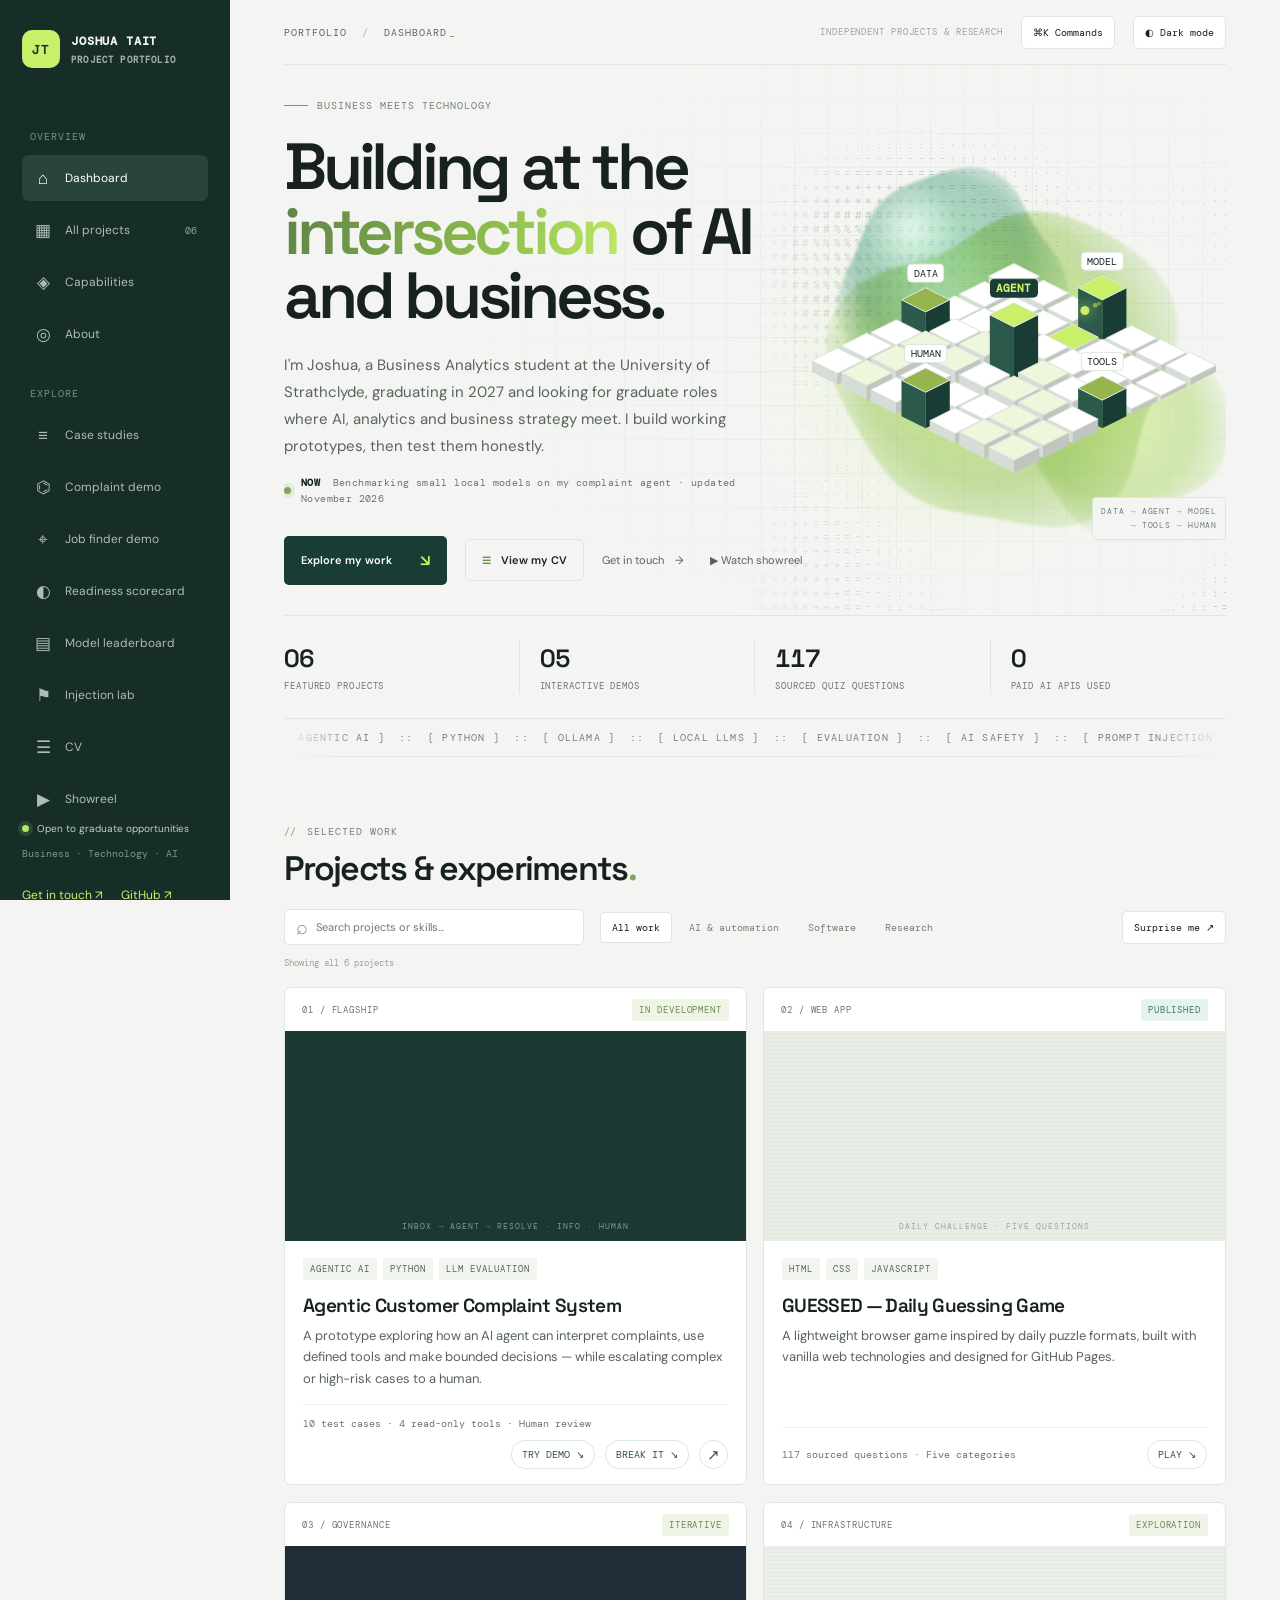
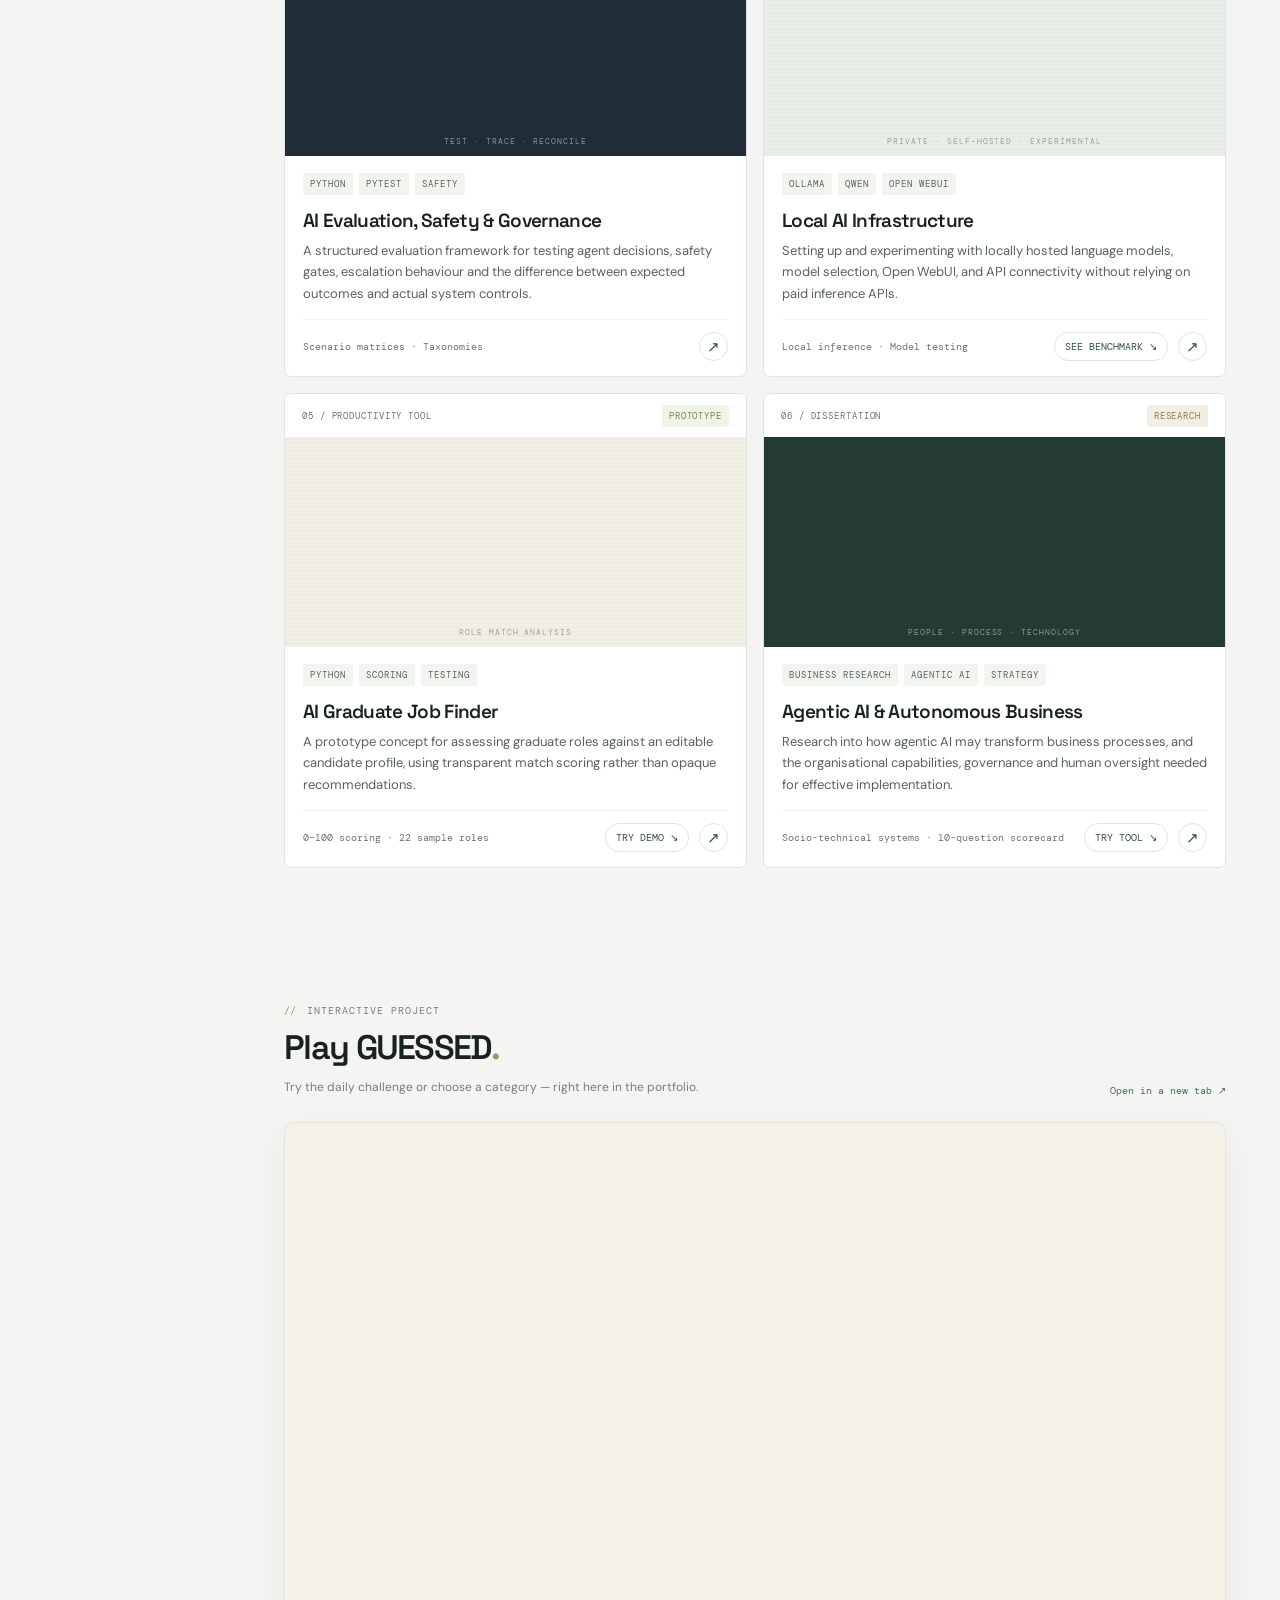
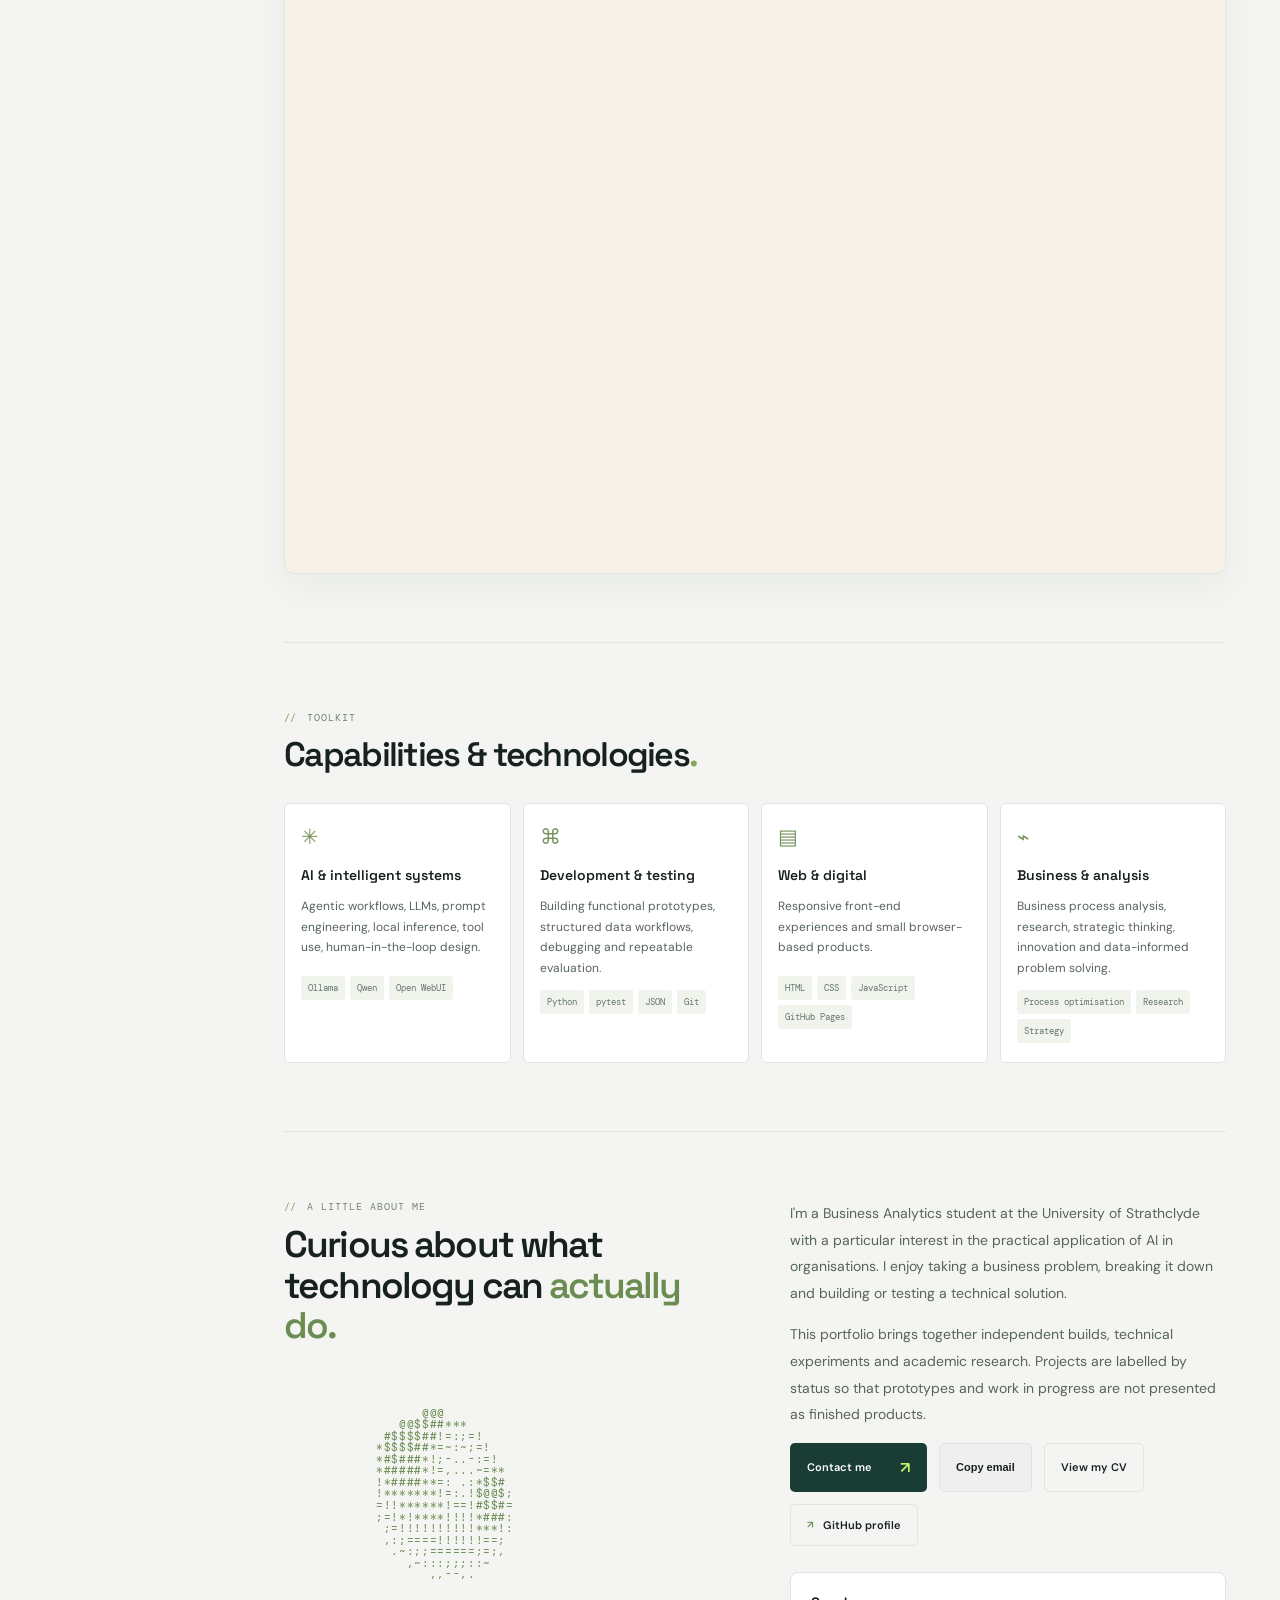
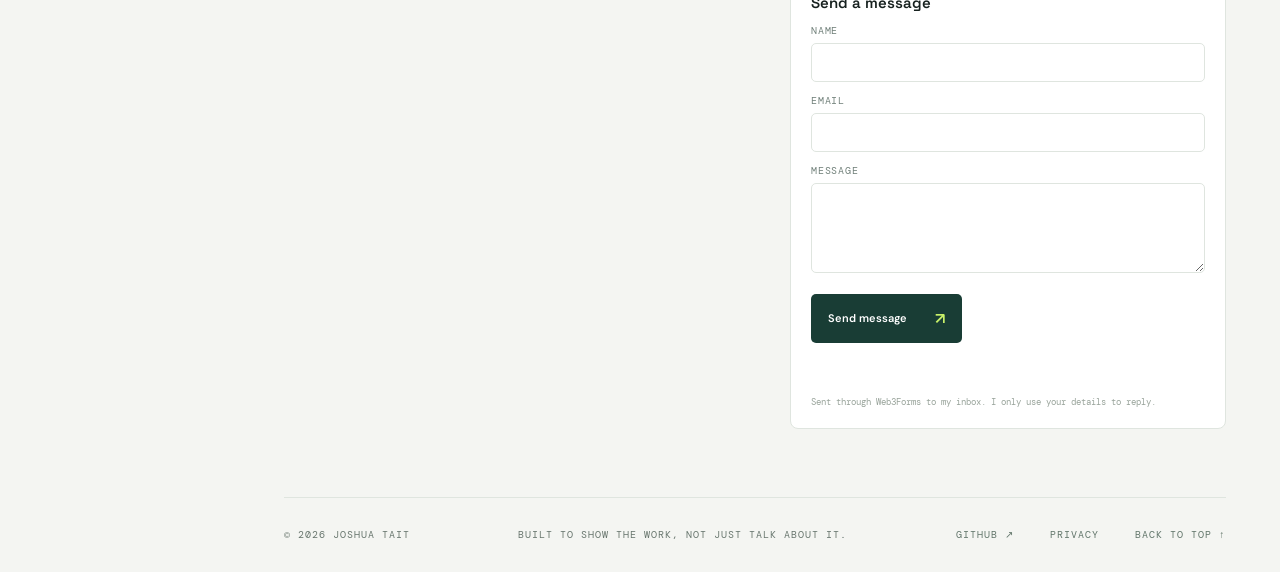
<file: index.html>
<!doctype html>
<html lang="en">
<head>
  <meta charset="utf-8">
  <meta name="viewport" content="width=device-width, initial-scale=1">
  <meta name="description" content="Portfolio of Joshua Tait: AI agents, local language model experiments, interactive demos and business research, with working code and honest write-ups.">
  <meta name="google-site-verification" content="0NT-qSg6YADYWkS_Tp52TXGWfrB44KUtGt_mIASfzk4">
  <meta name="theme-color" content="#f4f5f2" media="(prefers-color-scheme: light)">
  <meta name="theme-color" content="#111a17" media="(prefers-color-scheme: dark)">
  <link rel="manifest" href="manifest.webmanifest">
  <link rel="canonical" href="https://joshuat09.github.io/portfolio/">
  <link rel="icon" href="favicon.svg" type="image/svg+xml">
  <link rel="icon" href="favicon-64.png" type="image/png" sizes="64x64">
  <link rel="apple-touch-icon" href="apple-touch-icon.png">
  <meta property="og:type" content="website">
  <meta property="og:site_name" content="Joshua Tait — Portfolio">
  <meta property="og:title" content="Joshua Tait — AI &amp; Business Portfolio">
  <meta property="og:description" content="Portfolio of Joshua Tait: AI agents, local language model experiments, interactive demos and business research, with working code and honest write-ups.">
  <meta property="og:url" content="https://joshuat09.github.io/portfolio/">
  <meta property="og:image" content="https://joshuat09.github.io/portfolio/og/home.png">
  <meta property="og:image:width" content="1200">
  <meta property="og:image:height" content="630">
  <meta property="og:image:alt" content="Joshua Tait: building at the intersection of AI and business">
  <meta name="twitter:card" content="summary_large_image">
  <meta name="twitter:title" content="Joshua Tait — AI &amp; Business Portfolio">
  <meta name="twitter:description" content="Portfolio of Joshua Tait: AI agents, local language model experiments, interactive demos and business research, with working code and honest write-ups.">
  <meta name="twitter:image" content="https://joshuat09.github.io/portfolio/og/home.png">
  <script type="application/ld+json">
  {"@context":"https://schema.org","@graph":[
    {"@type":"WebSite","@id":"https://joshuat09.github.io/portfolio/#site","url":"https://joshuat09.github.io/portfolio/","name":"Joshua Tait — Portfolio","inLanguage":"en-GB","author":{"@id":"https://joshuat09.github.io/portfolio/#person"}},
    {"@type":"Person","@id":"https://joshuat09.github.io/portfolio/#person","name":"Joshua Tait","url":"https://joshuat09.github.io/portfolio/","email":"mailto:joshuatait09@gmail.com","sameAs":["https://github.com/joshuat09"],"knowsAbout":["Artificial intelligence","AI agents","Local language models","Business strategy","Web development"]}
  ]}
  </script>
  <title>Joshua Tait — AI & Business Portfolio</title>
  <link rel="preconnect" href="https://fonts.googleapis.com">
  <link rel="preconnect" href="https://fonts.gstatic.com" crossorigin>
  <link href="https://fonts.googleapis.com/css2?family=DM+Mono:wght@400;500&family=DM+Sans:wght@400;500;600;700&family=Space+Grotesk:wght@500;600;700&display=swap" rel="stylesheet">
  <link rel="stylesheet" href="style.css">
  <link rel="stylesheet" href="fx.css">
</head>
<body>
  <script src="transition.js"></script>
  <a class="skip-link" href="#main-content">Skip to main content</a>
  <noscript><p style="margin:0;padding:12px 18px;background:#fff4d6;color:#4a3b10;font:13px sans-serif">This page needs JavaScript for its interactive parts. The written content is still readable.</p></noscript>
  <div class="shell">
    <aside class="sidebar" id="site-nav">
      <a class="brand" href="#home"><span class="brand-mark">JT</span><span>JOSHUA TAIT<small>PROJECT PORTFOLIO</small></span></a>
      <button class="menu-toggle" type="button" aria-expanded="false" aria-controls="site-nav"><i aria-hidden="true"></i><span>Menu</span></button>
      <div class="side-label">OVERVIEW</div>
      <nav>
        <a class="nav-link active" href="#home"><span>⌂</span> Dashboard</a>
        <a class="nav-link" href="#projects"><span>▦</span> All projects <b>06</b></a>
        <a class="nav-link" href="#capabilities"><span>◈</span> Capabilities</a>
        <a class="nav-link" href="#about"><span>◎</span> About</a>
      </nav>
      <div class="side-label side-label-2">EXPLORE</div>
      <nav>
        <a class="nav-link" href="case-studies.html"><span>≡</span> Case studies</a>
        <a class="nav-link" href="complaints.html"><span>⌬</span> Complaint demo</a>
        <a class="nav-link" href="jobfinder.html"><span>⌖</span> Job finder demo</a>
        <a class="nav-link" href="readiness.html"><span>◐</span> Readiness scorecard</a>
        <a class="nav-link" href="leaderboard.html"><span>▤</span> Model leaderboard</a>
        <a class="nav-link" href="injection.html"><span>⚑</span> Injection lab</a>
        <a class="nav-link" href="cv.html"><span>☰</span> CV</a>
        <a class="nav-link" href="showreel.html"><span>▶</span> Showreel</a>
      </nav>
      <div class="sidebar-bottom">
        <div class="availability"><i></i><span>Open to graduate opportunities</span></div>
        <p>Business · Technology · AI</p>
        <a class="text-link" href="mailto:joshuatait09@gmail.com">Get in touch ↗</a>
        <a class="text-link side-github" href="https://github.com/joshuat09" target="_blank" rel="noopener">GitHub ↗</a>
      </div>
    </aside>
    <main id="home"><span id="main-content" tabindex="-1"></span>
      <header class="topbar"><span class="crumb">PORTFOLIO <span>/</span> DASHBOARD</span><div class="topbar-actions"><span class="updated">INDEPENDENT PROJECTS & RESEARCH</span><button class="theme-toggle palette-trigger" type="button" data-open-palette aria-label="Open command palette (Ctrl+K)">⌘K <span>Commands</span></button><button class="theme-toggle" id="theme-toggle" type="button" aria-label="Switch to dark mode" aria-pressed="false">◐ <span>Dark mode</span></button></div></header>
      <section class="hero">
        <div class="hero-copy">
          <div class="eyebrow"><span class="eyebrow-line"></span> BUSINESS MEETS TECHNOLOGY</div>
          <h1>Building at the<br><em>intersection</em> of AI<br>and business.</h1>
          <p class="intro">I'm Joshua, a Business Analytics student at the University of Strathclyde, graduating in 2027 and looking for graduate roles where AI, analytics and business strategy meet. I build working prototypes, then test them honestly.</p>
          <p class="now-line"><i></i><span><b>NOW</b> Benchmarking small local models on my complaint agent · updated November 2026</span></p>
          <div class="hero-actions"><a class="primary-btn" href="#projects">Explore my work <span>↘</span></a><a class="ghost-btn" href="cv.html"><span>☰</span> View my CV</a><a class="secondary-link" href="#contact">Get in touch <span>→</span></a><a class="secondary-link" href="showreel.html"><span>▶</span> Watch showreel</a></div>
        </div>
        <div class="hero-graphic" aria-label="Abstract network illustration">
          <div class="orbit orbit-one"></div><div class="orbit orbit-two"></div>
          <div class="core"><span>AI</span><small>IN PRACTICE</small></div>
          <span class="node node-a">01<br><small>IDEAS</small></span><span class="node node-b">02<br><small>BUILD</small></span><span class="node node-c">03<br><small>TEST</small></span>
          <span class="graphic-caption">FROM CONCEPT<br>TO APPLICATION</span>
        </div>
      </section>
      <section class="metrics" aria-label="Portfolio overview">
        <div><strong>06</strong><span>FEATURED PROJECTS</span></div><div><strong>05</strong><span>INTERACTIVE DEMOS</span></div><div><strong>117</strong><span>SOURCED QUIZ QUESTIONS</span></div><div><strong>0</strong><span>PAID AI APIS USED</span></div>
      </section>
      <section class="section" id="projects">
        <div class="section-heading"><div><div class="eyebrow">SELECTED WORK</div><h2>Projects & experiments<span>.</span></h2></div><div class="project-tools"><label class="project-search"><span aria-hidden="true">⌕</span><input id="project-search" type="search" placeholder="Search projects or skills…" aria-label="Search projects by name, technology or topic"></label><div class="filters" role="group" aria-label="Filter projects"><button class="filter active" data-filter="all">All work</button><button class="filter" data-filter="ai">AI & automation</button><button class="filter" data-filter="software">Software</button><button class="filter" data-filter="research">Research</button></div><button class="surprise-btn" id="surprise-project" type="button">Surprise me ↗</button></div><p class="search-status" id="search-status" aria-live="polite">Showing all 6 projects</p></div>
        <div class="project-grid" id="project-grid">
          <article class="project-card featured" data-category="ai" tabindex="0" data-project="complaints">
            <div class="card-top"><span class="project-number">01 / FLAGSHIP</span><span class="status status-progress">IN DEVELOPMENT</span></div><div class="project-visual visual-agent"><div class="workflow"><span>COMPLAINT</span><b>→</b><span>AI AGENT</span><b>→</b><span>DECISION</span></div><div class="decision-row"><i>RESOLVE</i><i>MORE INFO</i><i>HUMAN REVIEW</i></div><div class="visual-foot">CONTROLLED AUTONOMY / HUMAN OVERSIGHT</div></div>
            <div class="card-content"><div class="tags"><span>AGENTIC AI</span><span>PYTHON</span><span>LLM EVALUATION</span></div><h3>Agentic Customer Complaint System</h3><p>A prototype exploring how an AI agent can interpret complaints, use defined tools and make bounded decisions — while escalating complex or high-risk cases to a human.</p><div class="card-bottom"><span>10 test cases · 4 read-only tools · Human review</span><span class="card-actions"><a class="card-demo-link" href="complaints.html">TRY DEMO ↘</a><a class="card-demo-link" href="injection.html">BREAK IT ↘</a><button class="view-btn" aria-label="View project details">↗</button></span></div></div>
          </article>
          <article class="project-card" data-category="software" tabindex="0" data-project="guessed">
            <div class="card-top"><span class="project-number">02 / WEB APP</span><span class="status status-live">PUBLISHED</span></div><div class="project-visual visual-game"><div class="game-title">GUESSED<span>_</span></div><div class="game-sub">A DAILY KNOWLEDGE GAME</div><div class="game-tiles"><i>?</i><i>?</i><i>?</i><i>?</i><i>?</i></div><div class="game-meta">DAILY CHALLENGE · #001</div></div>
            <div class="card-content"><div class="tags"><span>HTML</span><span>CSS</span><span>JAVASCRIPT</span></div><h3>GUESSED — Daily Guessing Game</h3><p>A lightweight browser game inspired by daily puzzle formats, built with vanilla web technologies and designed for GitHub Pages.</p><div class="card-bottom"><span>117 sourced questions · Five categories</span><span class="card-actions"><a class="card-demo-link" href="#play-guessed" aria-label="Play GUESSED on this page">PLAY ↘</a></span></div></div>
          </article>
          <article class="project-card" data-category="ai" tabindex="0" data-project="evaluation">
            <div class="card-top"><span class="project-number">03 / GOVERNANCE</span><span class="status status-progress">ITERATIVE</span></div><div class="project-visual visual-eval"><div class="eval-head">AGENT EVALUATION <span>● LIVE TEST SUITE</span></div><div class="eval-line"><span>Supported decisions</span><b>✓</b></div><div class="eval-line"><span>Blocked actions</span><b>✓</b></div><div class="eval-line"><span>Unresolved cases</span><b>↗</b></div><div class="eval-footer">TEST · TRACE · RECONCILE</div></div>
            <div class="card-content"><div class="tags"><span>PYTHON</span><span>PYTEST</span><span>SAFETY</span></div><h3>AI Evaluation, Safety & Governance</h3><p>A structured evaluation framework for testing agent decisions, safety gates, escalation behaviour and the difference between expected outcomes and actual system controls.</p><div class="card-bottom"><span>Scenario matrices · Taxonomies</span><button class="view-btn" aria-label="View project details">↗</button></div></div>
          </article>
          <article class="project-card" data-category="ai" tabindex="0" data-project="localai">
            <div class="card-top"><span class="project-number">04 / INFRASTRUCTURE</span><span class="status status-progress">EXPLORATION</span></div><div class="project-visual visual-local"><div class="local-ring"><span>LOCAL<br>LLM</span></div><div class="local-label label-one">OLLAMA</div><div class="local-label label-two">QWEN</div><div class="local-label label-three">OPEN WEBUI</div><div class="local-caption">PRIVATE · SELF-HOSTED · EXPERIMENTAL</div></div>
            <div class="card-content"><div class="tags"><span>OLLAMA</span><span>QWEN</span><span>OPEN WEBUI</span></div><h3>Local AI Infrastructure</h3><p>Setting up and experimenting with locally hosted language models, model selection, Open WebUI, and API connectivity without relying on paid inference APIs.</p><div class="card-bottom"><span>Local inference · Model testing</span><span class="card-actions"><a class="card-demo-link" href="leaderboard.html">SEE BENCHMARK ↘</a><button class="view-btn" aria-label="View project details">↗</button></span></div></div>
          </article>
          <article class="project-card" data-category="software" tabindex="0" data-project="jobfinder">
            <div class="card-top"><span class="project-number">05 / PRODUCTIVITY TOOL</span><span class="status status-progress">PROTOTYPE</span></div><div class="project-visual visual-jobs"><div class="job-score"><strong>84</strong><small>/ 100</small></div><div class="job-lines"><i></i><i></i><i></i></div><div class="job-caption">ROLE MATCH ANALYSIS</div><div class="job-pill">SKILLS + PREFERENCES</div></div>
            <div class="card-content"><div class="tags"><span>PYTHON</span><span>SCORING</span><span>TESTING</span></div><h3>AI Graduate Job Finder</h3><p>A prototype concept for assessing graduate roles against an editable candidate profile, using transparent match scoring rather than opaque recommendations.</p><div class="card-bottom"><span>0–100 scoring · 22 sample roles</span><span class="card-actions"><a class="card-demo-link" href="jobfinder.html">TRY DEMO ↘</a><button class="view-btn" aria-label="View project details">↗</button></span></div></div>
          </article>
          <article class="project-card" data-category="research" tabindex="0" data-project="research">
            <div class="card-top"><span class="project-number">06 / DISSERTATION</span><span class="status status-research">RESEARCH</span></div><div class="project-visual visual-research"><div class="research-quote">“</div><div class="research-title">THE FUTURE OF<br><em>AUTONOMOUS</em><br>BUSINESS PROCESSES</div><div class="research-rule"></div><div class="research-foot">AGENTIC AI / ORGANISATIONAL CAPABILITY</div></div>
            <div class="card-content"><div class="tags"><span>BUSINESS RESEARCH</span><span>AGENTIC AI</span><span>STRATEGY</span></div><h3>Agentic AI & Autonomous Business</h3><p>Research into how agentic AI may transform business processes, and the organisational capabilities, governance and human oversight needed for effective implementation.</p><div class="card-bottom"><span>Socio-technical systems · 10-question scorecard</span><span class="card-actions"><a class="card-demo-link" href="readiness.html">TRY TOOL ↘</a><button class="view-btn" aria-label="View project details">↗</button></span></div></div>
          </article>
        </div>
      </section>
      <section class="section guessed-play-section" id="play-guessed">
        <div class="section-heading"><div><div class="eyebrow">INTERACTIVE PROJECT</div><h2>Play GUESSED<span>.</span></h2><p class="section-intro">Try the daily challenge or choose a category — right here in the portfolio.</p></div><a class="standalone-game-link" href="https://joshuat09.github.io/guessed/" target="_blank" rel="noreferrer">Open in a new tab ↗</a></div>
        <div class="guessed-embed-shell"><iframe id="guessed-page-frame" title="Play the GUESSED daily guessing game" src="https://joshuat09.github.io/guessed/" loading="lazy" allow="clipboard-write" referrerpolicy="strict-origin-when-cross-origin"></iframe></div>
      </section>
      <section class="capabilities section" id="capabilities">
        <div class="eyebrow">TOOLKIT</div><h2>Capabilities & technologies<span>.</span></h2>
        <div class="capability-grid">
          <div class="capability"><span class="cap-icon">✳</span><h3>AI & intelligent systems</h3><p>Agentic workflows, LLMs, prompt engineering, local inference, tool use, human-in-the-loop design.</p><div class="chips"><i>Ollama</i><i>Qwen</i><i>Open WebUI</i></div></div>
          <div class="capability"><span class="cap-icon">⌘</span><h3>Development & testing</h3><p>Building functional prototypes, structured data workflows, debugging and repeatable evaluation.</p><div class="chips"><i>Python</i><i>pytest</i><i>JSON</i><i>Git</i></div></div>
          <div class="capability"><span class="cap-icon">▤</span><h3>Web & digital</h3><p>Responsive front-end experiences and small browser-based products.</p><div class="chips"><i>HTML</i><i>CSS</i><i>JavaScript</i><i>GitHub Pages</i></div></div>
          <div class="capability"><span class="cap-icon">⌁</span><h3>Business & analysis</h3><p>Business process analysis, research, strategic thinking, innovation and data-informed problem solving.</p><div class="chips"><i>Process optimisation</i><i>Research</i><i>Strategy</i></div></div>
        </div>
      </section>
      <section class="about section" id="about">
        <div><div class="eyebrow">A LITTLE ABOUT ME</div><h2>Curious about what<br>technology can <em>actually do.</em></h2></div>
        <div class="about-copy"><p>I'm a Business Analytics student at the University of Strathclyde with a particular interest in the practical application of AI in organisations. I enjoy taking a business problem, breaking it down and building or testing a technical solution.</p><p>This portfolio brings together independent builds, technical experiments and academic research. Projects are labelled by status so that prototypes and work in progress are not presented as finished products.</p><div class="about-actions"><a class="primary-btn" href="mailto:joshuatait09@gmail.com">Contact me <span>↗</span></a><button class="ghost-btn" type="button" id="copy-email" aria-live="polite">Copy email</button><a class="ghost-btn" href="cv.html">View my CV</a><a class="ghost-btn" href="https://github.com/joshuat09" target="_blank" rel="noopener"><span>↗</span> GitHub profile</a></div><form class="contact-form" id="contact-form" hidden>
          <h3 id="contact">Send a message</h3>
          <label>Name<input name="name" required maxlength="80" autocomplete="name"></label>
          <label>Email<input name="email" type="email" required maxlength="120" autocomplete="email"></label>
          <label>Message<textarea name="message" required maxlength="2000" rows="4"></textarea></label>
          <input type="checkbox" name="botcheck" class="hp-field" tabindex="-1" autocomplete="off" aria-hidden="true">
          <button type="submit" class="primary-btn">Send message <span>↗</span></button>
          <p class="form-status" role="status" aria-live="polite"></p>
          <p class="form-note">Sent through Web3Forms to my inbox. I only use your details to reply.</p>
        </form></div>
      </section>
      <footer><span>© 2026 JOSHUA TAIT</span><span>BUILT TO SHOW THE WORK, NOT JUST TALK ABOUT IT.</span><span class="footer-links"><a href="https://github.com/joshuat09" target="_blank" rel="noopener">GITHUB ↗</a><a href="privacy.html">PRIVACY</a><a href="#home">BACK TO TOP ↑</a></span></footer>
    </main>
  </div>
  <dialog id="project-dialog" class="project-dialog">
    <button class="dialog-close" aria-label="Close details">×</button><div class="eyebrow" id="dialog-kicker">PROJECT DETAILS</div><h2 id="dialog-title">Project details</h2><p id="dialog-description"></p><div class="dialog-section"><h3>What it demonstrates</h3><ul id="dialog-points"></ul></div><div class="dialog-section"><h3>Technology / focus</h3><div class="chips" id="dialog-tech"></div></div><div class="dialog-section dialog-diagram" id="dialog-diagram" hidden><h3>Infrastructure diagram</h3><iframe id="dialog-diagram-frame" title="Local AI infrastructure diagram"></iframe><a class="dialog-demo-link" id="dialog-diagram-link" target="_blank" rel="noopener" href="diagrams/local-ai-infrastructure.html">Open full size ↗</a></div><a class="dialog-demo-link" id="dialog-case-link" href="case-studies.html">Read the case study ↘</a><a class="dialog-demo-link" id="dialog-code-link" href="https://github.com/joshuat09" target="_blank" rel="noopener" hidden>View the code on GitHub ↗</a><a class="dialog-demo-link" id="dialog-demo-link" href="complaints.html" hidden>Try the interactive demo ↘</a><p class="dialog-note">Project status and descriptions are intentionally conservative; update this panel as the work develops.</p>
  </dialog>
  <script src="site-config.js"></script>
  <script src="script.js"></script>
  <script src="fx.js"></script>
  <script src="fx-scenes.js"></script>
  <script src="contact.js"></script>
  <script src="demo/complaint-data.js"></script>
  <script src="demo/jobfinder-data.js"></script>
  <script src="cursor.js"></script>
  <script src="sfx.js"></script>
  <script src="menu.js"></script>
  <script src="palette.js"></script>
  <script src="easter.js"></script>
</body>
</html>
</file>
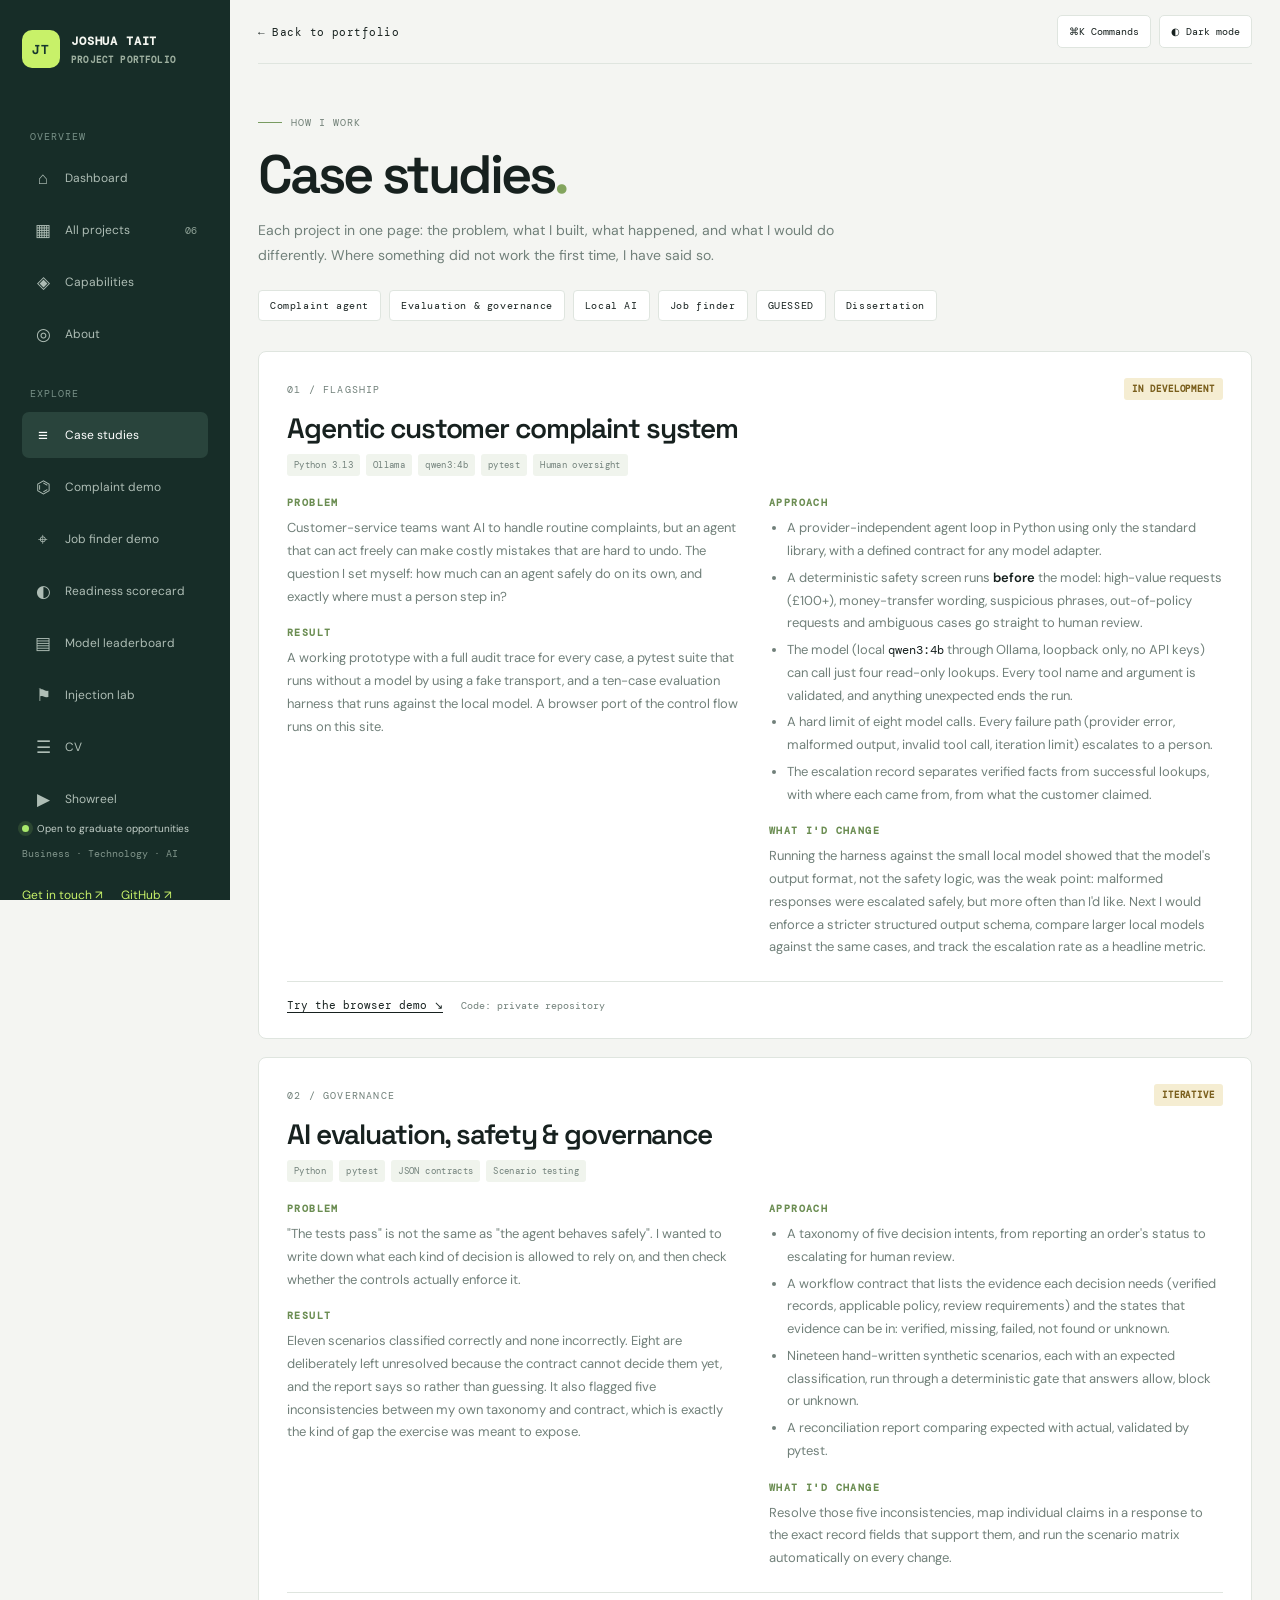
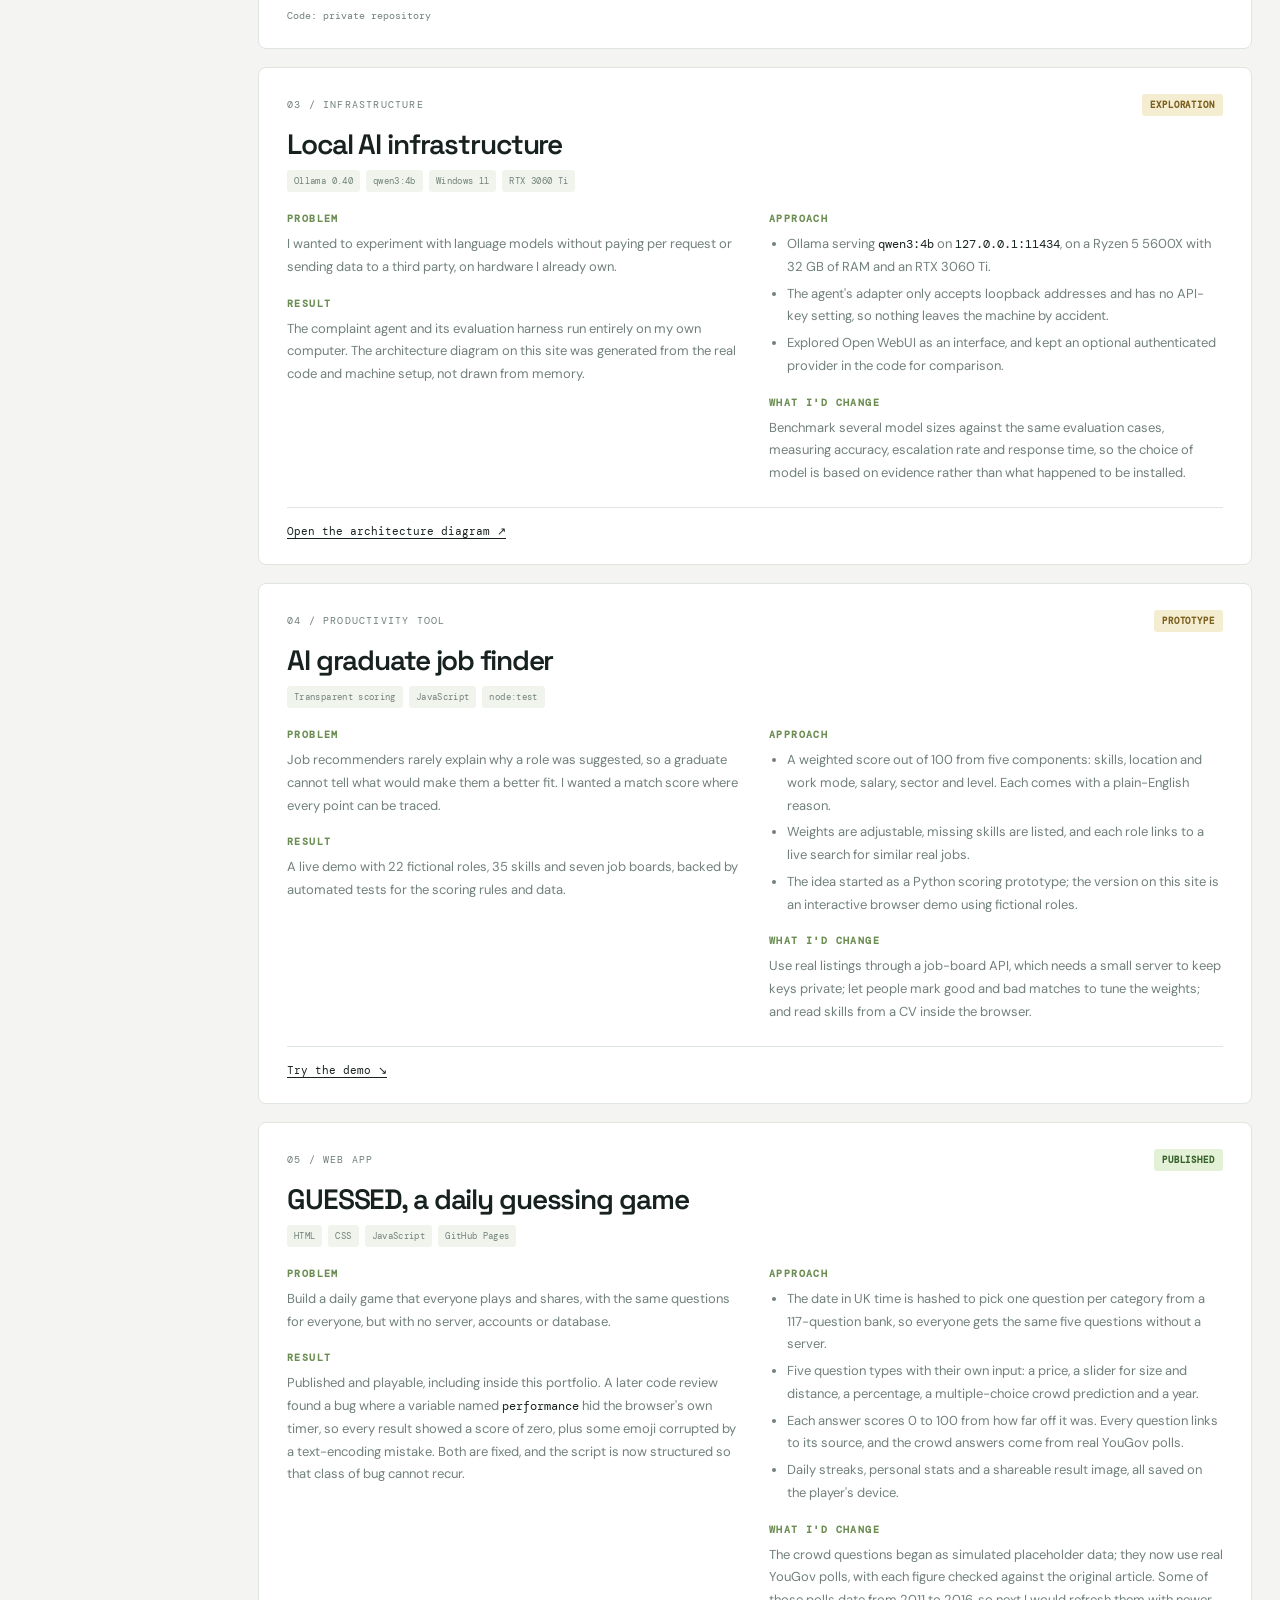
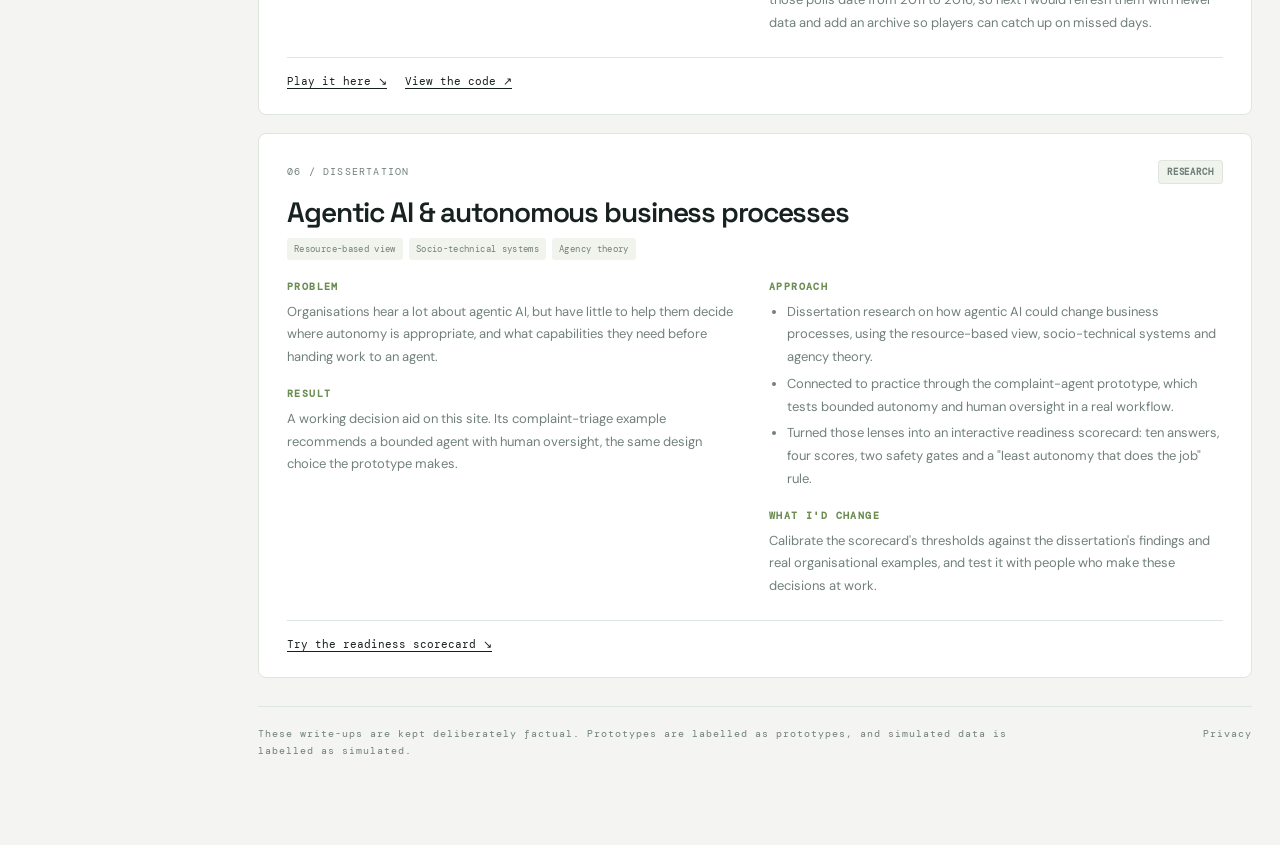
<file: case-studies.html>
<!doctype html>
<html lang="en">
<head>
  <meta charset="utf-8">
  <meta name="viewport" content="width=device-width, initial-scale=1">
  <meta name="description" content="Short case studies of Joshua Tait's projects: the problem, the approach, the result and what he would change next.">
  <meta name="theme-color" content="#f4f5f2" media="(prefers-color-scheme: light)">
  <meta name="theme-color" content="#111a17" media="(prefers-color-scheme: dark)">
  <link rel="manifest" href="manifest.webmanifest">
  <link rel="canonical" href="https://joshuat09.github.io/portfolio/case-studies.html">
  <link rel="icon" href="favicon.svg" type="image/svg+xml">
  <link rel="icon" href="favicon-64.png" type="image/png" sizes="64x64">
  <link rel="apple-touch-icon" href="apple-touch-icon.png">
  <meta property="og:type" content="website">
  <meta property="og:site_name" content="Joshua Tait — Portfolio">
  <meta property="og:title" content="Case Studies — Joshua Tait">
  <meta property="og:description" content="Short case studies of Joshua Tait's projects: the problem, the approach, the result and what he would change next.">
  <meta property="og:url" content="https://joshuat09.github.io/portfolio/case-studies.html">
  <meta property="og:image" content="https://joshuat09.github.io/portfolio/og/case-studies.png">
  <meta property="og:image:width" content="1200">
  <meta property="og:image:height" content="630">
  <meta property="og:image:alt" content="Joshua Tait project case studies">
  <meta name="twitter:card" content="summary_large_image">
  <meta name="twitter:title" content="Case Studies — Joshua Tait">
  <meta name="twitter:description" content="Short case studies of Joshua Tait's projects: the problem, the approach, the result and what he would change next.">
  <meta name="twitter:image" content="https://joshuat09.github.io/portfolio/og/case-studies.png">
  <title>Case Studies — Joshua Tait</title>
  <link rel="preconnect" href="https://fonts.googleapis.com">
  <link rel="preconnect" href="https://fonts.gstatic.com" crossorigin>
  <link href="https://fonts.googleapis.com/css2?family=DM+Mono:wght@400;500&family=DM+Sans:wght@400;500;600;700&family=Space+Grotesk:wght@500;600;700&display=swap" rel="stylesheet">
  <link rel="stylesheet" href="style.css">
  <link rel="stylesheet" href="demo/complaint-demo.css">
  <link rel="stylesheet" href="demo/case-studies.css">
  <script type="application/ld+json">{"@context": "https://schema.org", "@type": "CollectionPage", "name": "Case Studies — Joshua Tait", "url": "https://joshuat09.github.io/portfolio/case-studies.html", "description": "Short case studies of Joshua Tait's projects: the problem, the approach, the result and what he would change next.", "inLanguage": "en-GB", "author": {"@type": "Person", "@id": "https://joshuat09.github.io/portfolio/#person", "name": "Joshua Tait", "url": "https://joshuat09.github.io/portfolio/"}, "isPartOf": {"@id": "https://joshuat09.github.io/portfolio/#site"}}</script>
</head>
<body class="has-sidebar">
  <script src="transition.js"></script>
  <a class="skip-link" href="#main-content">Skip to main content</a>
  <noscript><p style="margin:0;padding:12px 18px;background:#fff4d6;color:#4a3b10;font:13px sans-serif">This page needs JavaScript for its interactive parts. The written content is still readable.</p></noscript>
  <script>try{if(localStorage.getItem("portfolio-theme")==="dark")document.body.classList.add("dark-mode")}catch(e){}</script>
  <div class="read-progress" id="read-progress" aria-hidden="true"></div>
  <aside class="sidebar site-sidebar" id="site-nav">
      <a class="brand" href="index.html"><span class="brand-mark">JT</span><span>JOSHUA TAIT<small>PROJECT PORTFOLIO</small></span></a>
      <button class="menu-toggle" type="button" aria-expanded="false" aria-controls="site-nav"><i aria-hidden="true"></i><span>Menu</span></button>
      <div class="side-label">OVERVIEW</div>
      <nav aria-label="Portfolio">
        <a class="nav-link" href="index.html"><span>⌂</span> Dashboard</a>
        <a class="nav-link" href="index.html#projects"><span>▦</span> All projects <b>06</b></a>
        <a class="nav-link" href="index.html#capabilities"><span>◈</span> Capabilities</a>
        <a class="nav-link" href="index.html#about"><span>◎</span> About</a>
      </nav>
      <div class="side-label side-label-2">EXPLORE</div>
      <nav aria-label="Pages">
        <a class="nav-link active" href="case-studies.html" aria-current="page"><span>≡</span> Case studies</a>
        <a class="nav-link" href="complaints.html"><span>⌬</span> Complaint demo</a>
        <a class="nav-link" href="jobfinder.html"><span>⌖</span> Job finder demo</a>
        <a class="nav-link" href="readiness.html"><span>◐</span> Readiness scorecard</a>
        <a class="nav-link" href="leaderboard.html"><span>▤</span> Model leaderboard</a>
        <a class="nav-link" href="injection.html"><span>⚑</span> Injection lab</a>
        <a class="nav-link" href="cv.html"><span>☰</span> CV</a>
        <a class="nav-link" href="showreel.html"><span>▶</span> Showreel</a>
      </nav>
      <div class="sidebar-bottom">
        <div class="availability"><i></i><span>Open to graduate opportunities</span></div>
        <p>Business · Technology · AI</p>
        <a class="text-link" href="mailto:joshuatait09@gmail.com">Get in touch ↗</a>
        <a class="text-link side-github" href="https://github.com/joshuat09" target="_blank" rel="noopener">GitHub ↗</a>
      </div>
    </aside>
  <div class="cp" role="main" id="main-content" tabindex="-1">
    <header class="cp-top">
      <a class="cp-back" href="index.html#projects">← Back to portfolio</a>
      <div class="cp-top-actions">
        <button class="theme-toggle palette-trigger" type="button" data-open-palette aria-label="Open command palette (Ctrl+K)">⌘K <span>Commands</span></button>
        <button class="theme-toggle" id="theme-toggle" type="button" aria-label="Switch to dark mode" aria-pressed="false">◐ <span>Dark mode</span></button>
      </div>
    </header>

    <section class="cp-hero">
      <div class="eyebrow"><span class="eyebrow-line"></span> HOW I WORK</div>
      <h1>Case studies<span>.</span></h1>
      <p class="cp-lead">Each project in one page: the problem, what I built, what happened, and what I would do differently. Where something did not work the first time, I have said so.</p>
      <nav class="cs-index" aria-label="Case studies">
        <a href="#complaints">Complaint agent</a><a href="#evaluation">Evaluation &amp; governance</a><a href="#localai">Local AI</a><a href="#jobfinder">Job finder</a><a href="#guessed">GUESSED</a><a href="#research">Dissertation</a>
      </nav>
    </section>

    <article class="cp-card cs" id="complaints">
      <div class="cs-head"><span class="cs-num">01 / FLAGSHIP</span><span class="cs-status">IN DEVELOPMENT</span></div>
      <h2>Agentic customer complaint system</h2>
      <div class="cs-tags"><span>Python 3.13</span><span>Ollama</span><span>qwen3:4b</span><span>pytest</span><span>Human oversight</span></div>
      <div class="cs-grid">
        <div class="cs-col"><section class="cs-problem"><h3>Problem</h3><p>Customer-service teams want AI to handle routine complaints, but an agent that can act freely can make costly mistakes that are hard to undo. The question I set myself: how much can an agent safely do on its own, and exactly where must a person step in?</p></section><section class="cs-result"><h3>Result</h3><p>A working prototype with a full audit trace for every case, a pytest suite that runs without a model by using a fake transport, and a ten-case evaluation harness that runs against the local model. A browser port of the control flow runs on this site.</p></section></div><div class="cs-col"><section class="cs-approach"><h3>Approach</h3><ul>
          <li>A provider-independent agent loop in Python using only the standard library, with a defined contract for any model adapter.</li>
          <li>A deterministic safety screen runs <em>before</em> the model: high-value requests (£100+), money-transfer wording, suspicious phrases, out-of-policy requests and ambiguous cases go straight to human review.</li>
          <li>The model (local <code>qwen3:4b</code> through Ollama, loopback only, no API keys) can call just four read-only lookups. Every tool name and argument is validated, and anything unexpected ends the run.</li>
          <li>A hard limit of eight model calls. Every failure path (provider error, malformed output, invalid tool call, iteration limit) escalates to a person.</li>
          <li>The escalation record separates verified facts from successful lookups, with where each came from, from what the customer claimed.</li>
        </ul></section><section class="cs-change"><h3>What I'd change</h3><p>Running the harness against the small local model showed that the model's output format, not the safety logic, was the weak point: malformed responses were escalated safely, but more often than I'd like. Next I would enforce a stricter structured output schema, compare larger local models against the same cases, and track the escalation rate as a headline metric.</p></section></div>
      </div>
      <div class="cs-links"><a href="complaints.html">Try the browser demo ↘</a><span class="cs-muted">Code: private repository</span></div>
    </article>

    <article class="cp-card cs" id="evaluation">
      <div class="cs-head"><span class="cs-num">02 / GOVERNANCE</span><span class="cs-status">ITERATIVE</span></div>
      <h2>AI evaluation, safety &amp; governance</h2>
      <div class="cs-tags"><span>Python</span><span>pytest</span><span>JSON contracts</span><span>Scenario testing</span></div>
      <div class="cs-grid">
        <div class="cs-col"><section class="cs-problem"><h3>Problem</h3><p>"The tests pass" is not the same as "the agent behaves safely". I wanted to write down what each kind of decision is allowed to rely on, and then check whether the controls actually enforce it.</p></section><section class="cs-result"><h3>Result</h3><p>Eleven scenarios classified correctly and none incorrectly. Eight are deliberately left unresolved because the contract cannot decide them yet, and the report says so rather than guessing. It also flagged five inconsistencies between my own taxonomy and contract, which is exactly the kind of gap the exercise was meant to expose.</p></section></div><div class="cs-col"><section class="cs-approach"><h3>Approach</h3><ul>
          <li>A taxonomy of five decision intents, from reporting an order's status to escalating for human review.</li>
          <li>A workflow contract that lists the evidence each decision needs (verified records, applicable policy, review requirements) and the states that evidence can be in: verified, missing, failed, not found or unknown.</li>
          <li>Nineteen hand-written synthetic scenarios, each with an expected classification, run through a deterministic gate that answers allow, block or unknown.</li>
          <li>A reconciliation report comparing expected with actual, validated by pytest.</li>
        </ul></section><section class="cs-change"><h3>What I'd change</h3><p>Resolve those five inconsistencies, map individual claims in a response to the exact record fields that support them, and run the scenario matrix automatically on every change.</p></section></div>
      </div>
      <div class="cs-links"><span class="cs-muted">Code: private repository</span></div>
    </article>

    <article class="cp-card cs" id="localai">
      <div class="cs-head"><span class="cs-num">03 / INFRASTRUCTURE</span><span class="cs-status">EXPLORATION</span></div>
      <h2>Local AI infrastructure</h2>
      <div class="cs-tags"><span>Ollama 0.40</span><span>qwen3:4b</span><span>Windows 11</span><span>RTX 3060 Ti</span></div>
      <div class="cs-grid">
        <div class="cs-col"><section class="cs-problem"><h3>Problem</h3><p>I wanted to experiment with language models without paying per request or sending data to a third party, on hardware I already own.</p></section><section class="cs-result"><h3>Result</h3><p>The complaint agent and its evaluation harness run entirely on my own computer. The architecture diagram on this site was generated from the real code and machine setup, not drawn from memory.</p></section></div><div class="cs-col"><section class="cs-approach"><h3>Approach</h3><ul>
          <li>Ollama serving <code>qwen3:4b</code> on <code>127.0.0.1:11434</code>, on a Ryzen 5 5600X with 32 GB of RAM and an RTX 3060 Ti.</li>
          <li>The agent's adapter only accepts loopback addresses and has no API-key setting, so nothing leaves the machine by accident.</li>
          <li>Explored Open WebUI as an interface, and kept an optional authenticated provider in the code for comparison.</li>
        </ul></section><section class="cs-change"><h3>What I'd change</h3><p>Benchmark several model sizes against the same evaluation cases, measuring accuracy, escalation rate and response time, so the choice of model is based on evidence rather than what happened to be installed.</p></section></div>
      </div>
      <div class="cs-links"><a href="diagrams/local-ai-infrastructure.html">Open the architecture diagram ↗</a></div>
    </article>

    <article class="cp-card cs" id="jobfinder">
      <div class="cs-head"><span class="cs-num">04 / PRODUCTIVITY TOOL</span><span class="cs-status">PROTOTYPE</span></div>
      <h2>AI graduate job finder</h2>
      <div class="cs-tags"><span>Transparent scoring</span><span>JavaScript</span><span>node:test</span></div>
      <div class="cs-grid">
        <div class="cs-col"><section class="cs-problem"><h3>Problem</h3><p>Job recommenders rarely explain why a role was suggested, so a graduate cannot tell what would make them a better fit. I wanted a match score where every point can be traced.</p></section><section class="cs-result"><h3>Result</h3><p>A live demo with 22 fictional roles, 35 skills and seven job boards, backed by automated tests for the scoring rules and data.</p></section></div><div class="cs-col"><section class="cs-approach"><h3>Approach</h3><ul>
          <li>A weighted score out of 100 from five components: skills, location and work mode, salary, sector and level. Each comes with a plain-English reason.</li>
          <li>Weights are adjustable, missing skills are listed, and each role links to a live search for similar real jobs.</li>
          <li>The idea started as a Python scoring prototype; the version on this site is an interactive browser demo using fictional roles.</li>
        </ul></section><section class="cs-change"><h3>What I'd change</h3><p>Use real listings through a job-board API, which needs a small server to keep keys private; let people mark good and bad matches to tune the weights; and read skills from a CV inside the browser.</p></section></div>
      </div>
      <div class="cs-links"><a href="jobfinder.html">Try the demo ↘</a></div>
    </article>

    <article class="cp-card cs" id="guessed">
      <div class="cs-head"><span class="cs-num">05 / WEB APP</span><span class="cs-status cs-live">PUBLISHED</span></div>
      <h2>GUESSED, a daily guessing game</h2>
      <div class="cs-tags"><span>HTML</span><span>CSS</span><span>JavaScript</span><span>GitHub Pages</span></div>
      <div class="cs-grid">
        <div class="cs-col"><section class="cs-problem"><h3>Problem</h3><p>Build a daily game that everyone plays and shares, with the same questions for everyone, but with no server, accounts or database.</p></section><section class="cs-result"><h3>Result</h3><p>Published and playable, including inside this portfolio. A later code review found a bug where a variable named <code>performance</code> hid the browser's own timer, so every result showed a score of zero, plus some emoji corrupted by a text-encoding mistake. Both are fixed, and the script is now structured so that class of bug cannot recur.</p></section></div><div class="cs-col"><section class="cs-approach"><h3>Approach</h3><ul>
          <li>The date in UK time is hashed to pick one question per category from a 117-question bank, so everyone gets the same five questions without a server.</li>
          <li>Five question types with their own input: a price, a slider for size and distance, a percentage, a multiple-choice crowd prediction and a year.</li>
          <li>Each answer scores 0 to 100 from how far off it was. Every question links to its source, and the crowd answers come from real YouGov polls.</li>
          <li>Daily streaks, personal stats and a shareable result image, all saved on the player's device.</li>
        </ul></section><section class="cs-change"><h3>What I'd change</h3><p>The crowd questions began as simulated placeholder data; they now use real YouGov polls, with each figure checked against the original article. Some of those polls date from 2011 to 2016, so next I would refresh them with newer data and add an archive so players can catch up on missed days.</p></section></div>
      </div>
      <div class="cs-links"><a href="index.html#play-guessed">Play it here ↘</a><a href="https://github.com/joshuat09/guessed" target="_blank" rel="noopener">View the code ↗</a></div>
    </article>

    <article class="cp-card cs" id="research">
      <div class="cs-head"><span class="cs-num">06 / DISSERTATION</span><span class="cs-status cs-research">RESEARCH</span></div>
      <h2>Agentic AI &amp; autonomous business processes</h2>
      <div class="cs-tags"><span>Resource-based view</span><span>Socio-technical systems</span><span>Agency theory</span></div>
      <div class="cs-grid">
        <div class="cs-col"><section class="cs-problem"><h3>Problem</h3><p>Organisations hear a lot about agentic AI, but have little to help them decide where autonomy is appropriate, and what capabilities they need before handing work to an agent.</p></section><section class="cs-result"><h3>Result</h3><p>A working decision aid on this site. Its complaint-triage example recommends a bounded agent with human oversight, the same design choice the prototype makes.</p></section></div><div class="cs-col"><section class="cs-approach"><h3>Approach</h3><ul>
          <li>Dissertation research on how agentic AI could change business processes, using the resource-based view, socio-technical systems and agency theory.</li>
          <li>Connected to practice through the complaint-agent prototype, which tests bounded autonomy and human oversight in a real workflow.</li>
          <li>Turned those lenses into an interactive readiness scorecard: ten answers, four scores, two safety gates and a "least autonomy that does the job" rule.</li>
        </ul></section><section class="cs-change"><h3>What I'd change</h3><p>Calibrate the scorecard's thresholds against the dissertation's findings and real organisational examples, and test it with people who make these decisions at work.</p></section></div>
      </div>
      <div class="cs-links"><a href="readiness.html">Try the readiness scorecard ↘</a></div>
    </article>

    <footer class="cp-foot"><span>These write-ups are kept deliberately factual. Prototypes are labelled as prototypes, and simulated data is labelled as simulated.</span>
      <nav class="cp-foot-links" aria-label="More"><a href="privacy.html">Privacy</a></nav>
    </footer>
  </div>

  <script src="site-config.js"></script>
  <script src="demo/theme.js"></script>
  <script src="cursor.js"></script>
  <script src="menu.js"></script>
  <script src="palette.js"></script>
  <script>(function(){var b=document.getElementById("read-progress");if(!b)return;function u(){var h=document.documentElement.scrollHeight-innerHeight;b.style.transform="scaleX("+(h>0?Math.min(1,scrollY/h):0)+")"}addEventListener("scroll",u,{passive:true});addEventListener("resize",u);u()})()</script>
</body>
</html>
</file>
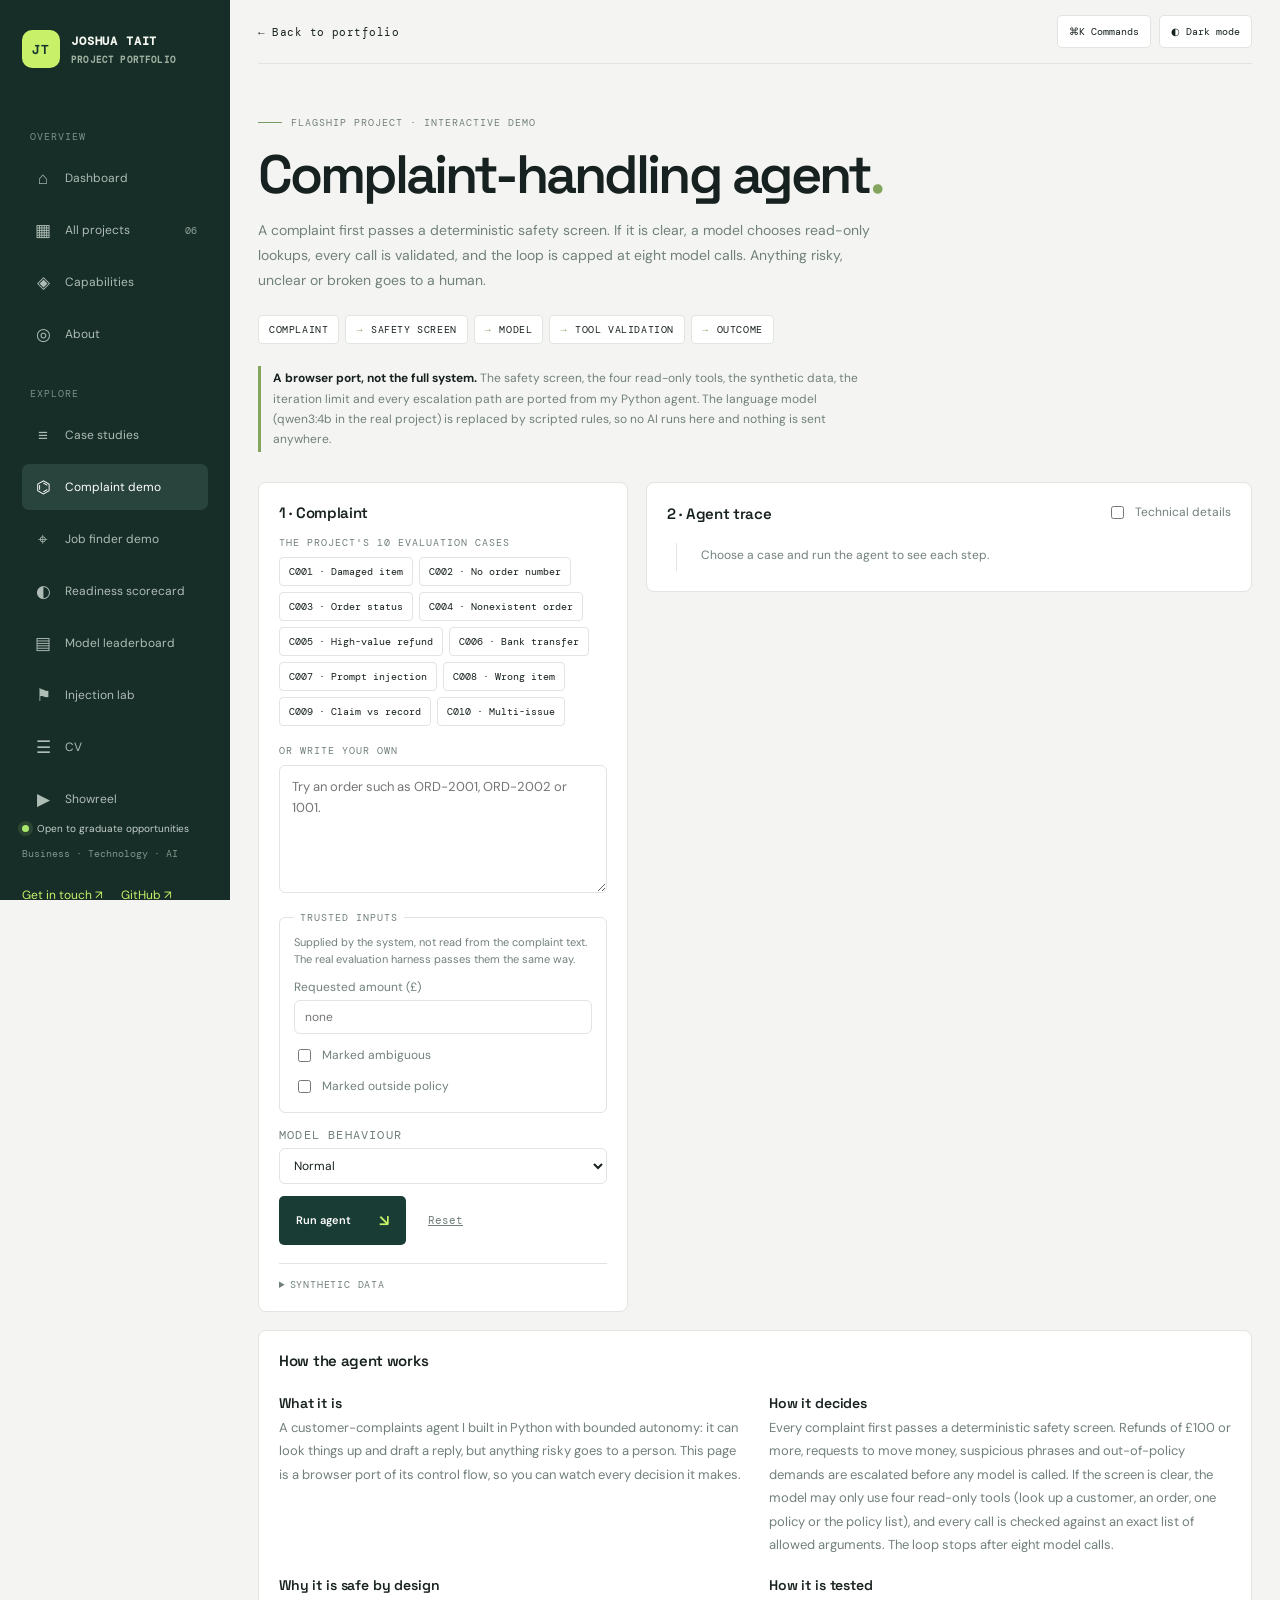
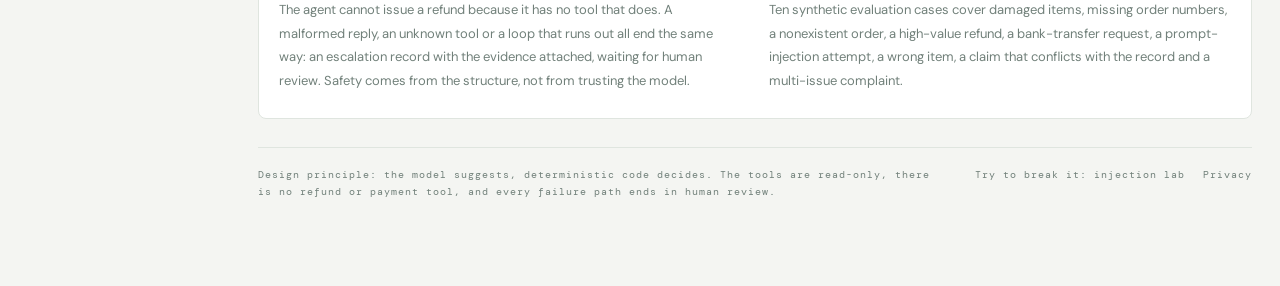
<file: complaints.html>
<!doctype html>
<html lang="en">
<head>
  <meta charset="utf-8">
  <meta name="viewport" content="width=device-width, initial-scale=1">
  <meta name="description" content="Interactive browser port of a bounded-autonomy AI complaint-handling agent: deterministic safety screen, validated read-only tools and human escalation.">
  <meta name="theme-color" content="#f4f5f2" media="(prefers-color-scheme: light)">
  <meta name="theme-color" content="#111a17" media="(prefers-color-scheme: dark)">
  <link rel="manifest" href="manifest.webmanifest">
  <link rel="canonical" href="https://joshuat09.github.io/portfolio/complaints.html">
  <link rel="icon" href="favicon.svg" type="image/svg+xml">
  <link rel="icon" href="favicon-64.png" type="image/png" sizes="64x64">
  <link rel="apple-touch-icon" href="apple-touch-icon.png">
  <meta property="og:type" content="website">
  <meta property="og:site_name" content="Joshua Tait — Portfolio">
  <meta property="og:title" content="Complaint-Handling Agent Demo — Joshua Tait">
  <meta property="og:description" content="Interactive browser port of a bounded-autonomy AI complaint-handling agent: deterministic safety screen, validated read-only tools and human escalation.">
  <meta property="og:url" content="https://joshuat09.github.io/portfolio/complaints.html">
  <meta property="og:image" content="https://joshuat09.github.io/portfolio/og/complaints.png">
  <meta property="og:image:width" content="1200">
  <meta property="og:image:height" content="630">
  <meta property="og:image:alt" content="Complaint-handling agent demo with safety screen and human escalation">
  <meta name="twitter:card" content="summary_large_image">
  <meta name="twitter:title" content="Complaint-Handling Agent Demo — Joshua Tait">
  <meta name="twitter:description" content="Interactive browser port of a bounded-autonomy AI complaint-handling agent: deterministic safety screen, validated read-only tools and human escalation.">
  <meta name="twitter:image" content="https://joshuat09.github.io/portfolio/og/complaints.png">
  <title>Complaint-Handling Agent Demo — Joshua Tait</title>
  <link rel="preconnect" href="https://fonts.googleapis.com">
  <link rel="preconnect" href="https://fonts.gstatic.com" crossorigin>
  <link href="https://fonts.googleapis.com/css2?family=DM+Mono:wght@400;500&family=DM+Sans:wght@400;500;600;700&family=Space+Grotesk:wght@500;600;700&display=swap" rel="stylesheet">
  <link rel="stylesheet" href="style.css">
  <link rel="stylesheet" href="demo/complaint-demo.css">
  <script type="application/ld+json">{"@context": "https://schema.org", "@type": "WebApplication", "name": "Complaint-handling agent demo", "url": "https://joshuat09.github.io/portfolio/complaints.html", "description": "Interactive browser port of a bounded-autonomy AI complaint-handling agent: deterministic safety screen, validated read-only tools and human escalation.", "applicationCategory": "BusinessApplication", "operatingSystem": "Any (runs in the browser)", "isAccessibleForFree": true, "inLanguage": "en-GB", "author": {"@type": "Person", "@id": "https://joshuat09.github.io/portfolio/#person", "name": "Joshua Tait", "url": "https://joshuat09.github.io/portfolio/"}, "isPartOf": {"@id": "https://joshuat09.github.io/portfolio/#site"}}</script>
</head>
<body class="has-sidebar">
  <script src="transition.js"></script>
  <a class="skip-link" href="#main-content">Skip to main content</a>
  <noscript><p style="margin:0;padding:12px 18px;background:#fff4d6;color:#4a3b10;font:13px sans-serif">This page needs JavaScript for its interactive parts. The written content is still readable.</p></noscript>
  <script>try{if(localStorage.getItem("portfolio-theme")==="dark")document.body.classList.add("dark-mode")}catch(e){}</script>
  <aside class="sidebar site-sidebar" id="site-nav">
      <a class="brand" href="index.html"><span class="brand-mark">JT</span><span>JOSHUA TAIT<small>PROJECT PORTFOLIO</small></span></a>
      <button class="menu-toggle" type="button" aria-expanded="false" aria-controls="site-nav"><i aria-hidden="true"></i><span>Menu</span></button>
      <div class="side-label">OVERVIEW</div>
      <nav aria-label="Portfolio">
        <a class="nav-link" href="index.html"><span>⌂</span> Dashboard</a>
        <a class="nav-link" href="index.html#projects"><span>▦</span> All projects <b>06</b></a>
        <a class="nav-link" href="index.html#capabilities"><span>◈</span> Capabilities</a>
        <a class="nav-link" href="index.html#about"><span>◎</span> About</a>
      </nav>
      <div class="side-label side-label-2">EXPLORE</div>
      <nav aria-label="Pages">
        <a class="nav-link" href="case-studies.html"><span>≡</span> Case studies</a>
        <a class="nav-link active" href="complaints.html" aria-current="page"><span>⌬</span> Complaint demo</a>
        <a class="nav-link" href="jobfinder.html"><span>⌖</span> Job finder demo</a>
        <a class="nav-link" href="readiness.html"><span>◐</span> Readiness scorecard</a>
        <a class="nav-link" href="leaderboard.html"><span>▤</span> Model leaderboard</a>
        <a class="nav-link" href="injection.html"><span>⚑</span> Injection lab</a>
        <a class="nav-link" href="cv.html"><span>☰</span> CV</a>
        <a class="nav-link" href="showreel.html"><span>▶</span> Showreel</a>
      </nav>
      <div class="sidebar-bottom">
        <div class="availability"><i></i><span>Open to graduate opportunities</span></div>
        <p>Business · Technology · AI</p>
        <a class="text-link" href="mailto:joshuatait09@gmail.com">Get in touch ↗</a>
        <a class="text-link side-github" href="https://github.com/joshuat09" target="_blank" rel="noopener">GitHub ↗</a>
      </div>
    </aside>
  <div class="cp" role="main" id="main-content" tabindex="-1">
    <header class="cp-top">
      <a class="cp-back" href="index.html#projects">← Back to portfolio</a>
      <div class="cp-top-actions">
        <button class="theme-toggle palette-trigger" type="button" data-open-palette aria-label="Open command palette (Ctrl+K)">⌘K <span>Commands</span></button>
        <button class="theme-toggle" id="theme-toggle" type="button" aria-label="Switch to dark mode" aria-pressed="false">◐ <span>Dark mode</span></button>
      </div>
    </header>

    <section class="cp-hero">
      <div class="eyebrow"><span class="eyebrow-line"></span> FLAGSHIP PROJECT · INTERACTIVE DEMO</div>
      <h1>Complaint-handling agent<span>.</span></h1>
      <p class="cp-lead">A complaint first passes a deterministic safety screen. If it is clear, a model chooses read-only lookups, every call is validated, and the loop is capped at eight model calls. Anything risky, unclear or broken goes to a human.</p>
      <ol class="cp-flow" aria-label="How the agent works">
        <li>Complaint</li><li>Safety screen</li><li>Model</li><li>Tool validation</li><li>Outcome</li>
      </ol>
      <p class="cp-sim"><strong>A browser port, not the full system.</strong> The safety screen, the four read-only tools, the synthetic data, the iteration limit and every escalation path are ported from my Python agent. The language model (qwen3:4b in the real project) is replaced by scripted rules, so no AI runs here and nothing is sent anywhere.</p>
    </section>

    <section class="cp-app">
      <div class="cp-card cp-input">
        <h2 class="cp-h">1 · Complaint</h2>
        <div class="cp-label">The project's 10 evaluation cases</div>
        <div class="cp-presets" id="cd-presets" role="group" aria-label="Evaluation cases"></div>
        <label class="cp-label" for="cd-input">Or write your own</label>
        <textarea id="cd-input" rows="5" maxlength="500" placeholder="Try an order such as ORD-2001, ORD-2002 or 1001."></textarea>

        <fieldset class="cp-trusted">
          <legend>Trusted inputs</legend>
          <p class="cp-hint">Supplied by the system, not read from the complaint text. The real evaluation harness passes them the same way.</p>
          <label class="cp-field"><span>Requested amount (£)</span><input type="number" id="cd-amount" min="0" step="0.01" placeholder="none"></label>
          <label class="cp-check"><input type="checkbox" id="cd-ambiguous"> Marked ambiguous</label>
          <label class="cp-check"><input type="checkbox" id="cd-outside"> Marked outside policy</label>
        </fieldset>

        <label class="cp-field"><span class="cp-label">Model behaviour</span><select id="cd-mode"></select></label>

        <div class="cp-actions">
          <button type="button" class="primary-btn cp-run" id="cd-run">Run agent <span>↘</span></button>
          <button type="button" class="cp-reset" id="cd-reset">Reset</button>
        </div>
        <details class="cp-data">
          <summary>Synthetic data</summary>
          <div class="cp-table-wrap"><table id="cd-orders"><thead><tr><th>Order</th><th>Customer</th><th>Item</th><th>Amount</th><th>Status</th></tr></thead><tbody></tbody></table></div>
          <div class="cp-table-wrap"><table id="cd-policies"><thead><tr><th>Policy</th><th>Topic</th></tr></thead><tbody></tbody></table></div>
        </details>
      </div>

      <div class="cp-results">
        <div class="cp-card cp-outcome" id="cd-outcome" hidden>
          <h2 class="cp-h">Decision</h2>
          <div class="cp-badge" id="cd-badge"></div>
          <p class="cp-summary" id="cd-summary"></p>
          <ul class="cp-reasons" id="cd-reasons"></ul>
          <div class="cp-label" id="cd-detail-label"></div>
          <pre id="cd-reply"></pre>
        </div>
        <div class="cp-card">
          <div class="cp-trace-head">
            <h2 class="cp-h">2 · Agent trace</h2>
            <label class="cp-check cp-tech"><input type="checkbox" id="cd-tech"> Technical details</label>
          </div>
          <ol class="cp-trace" id="cd-trace" aria-live="polite"><li class="cp-empty">Choose a case and run the agent to see each step.</li></ol>
        </div>
      </div>
    </section>

    <section class="cp-card cp-explain" aria-labelledby="explain-title">
      <h2 class="cp-h" id="explain-title">How the agent works</h2>
      <div class="cp-explain-body">
        <div><h3>What it is</h3><p>A customer-complaints agent I built in Python with bounded autonomy: it can look things up and draft a reply, but anything risky goes to a person. This page is a browser port of its control flow, so you can watch every decision it makes.</p></div>
        <div><h3>How it decides</h3><p>Every complaint first passes a deterministic safety screen. Refunds of £100 or more, requests to move money, suspicious phrases and out-of-policy demands are escalated before any model is called. If the screen is clear, the model may only use four read-only tools (look up a customer, an order, one policy or the policy list), and every call is checked against an exact list of allowed arguments. The loop stops after eight model calls.</p></div>
        <div><h3>Why it is safe by design</h3><p>The agent cannot issue a refund because it has no tool that does. A malformed reply, an unknown tool or a loop that runs out all end the same way: an escalation record with the evidence attached, waiting for human review. Safety comes from the structure, not from trusting the model.</p></div>
        <div><h3>How it is tested</h3><p>Ten synthetic evaluation cases cover damaged items, missing order numbers, a nonexistent order, a high-value refund, a bank-transfer request, a prompt-injection attempt, a wrong item, a claim that conflicts with the record and a multi-issue complaint.</p></div>
      </div>
    </section>

    <footer class="cp-foot">
      <span>Design principle: the model suggests, deterministic code decides. The tools are read-only, there is no refund or payment tool, and every failure path ends in human review.</span>
      <nav class="cp-foot-links" aria-label="More"><a href="injection.html">Try to break it: injection lab</a><a href="privacy.html">Privacy</a></nav>
    </footer>
  </div>

  <script src="site-config.js"></script>
  <script src="demo/theme.js"></script>
  <script src="demo/complaint-data.js"></script>
  <script src="demo/complaint-engine.js"></script>
  <script src="demo/complaint-ui.js"></script>
  <script src="cursor.js"></script>
  <script src="menu.js"></script>
  <script src="palette.js"></script>
</body>
</html>
</file>
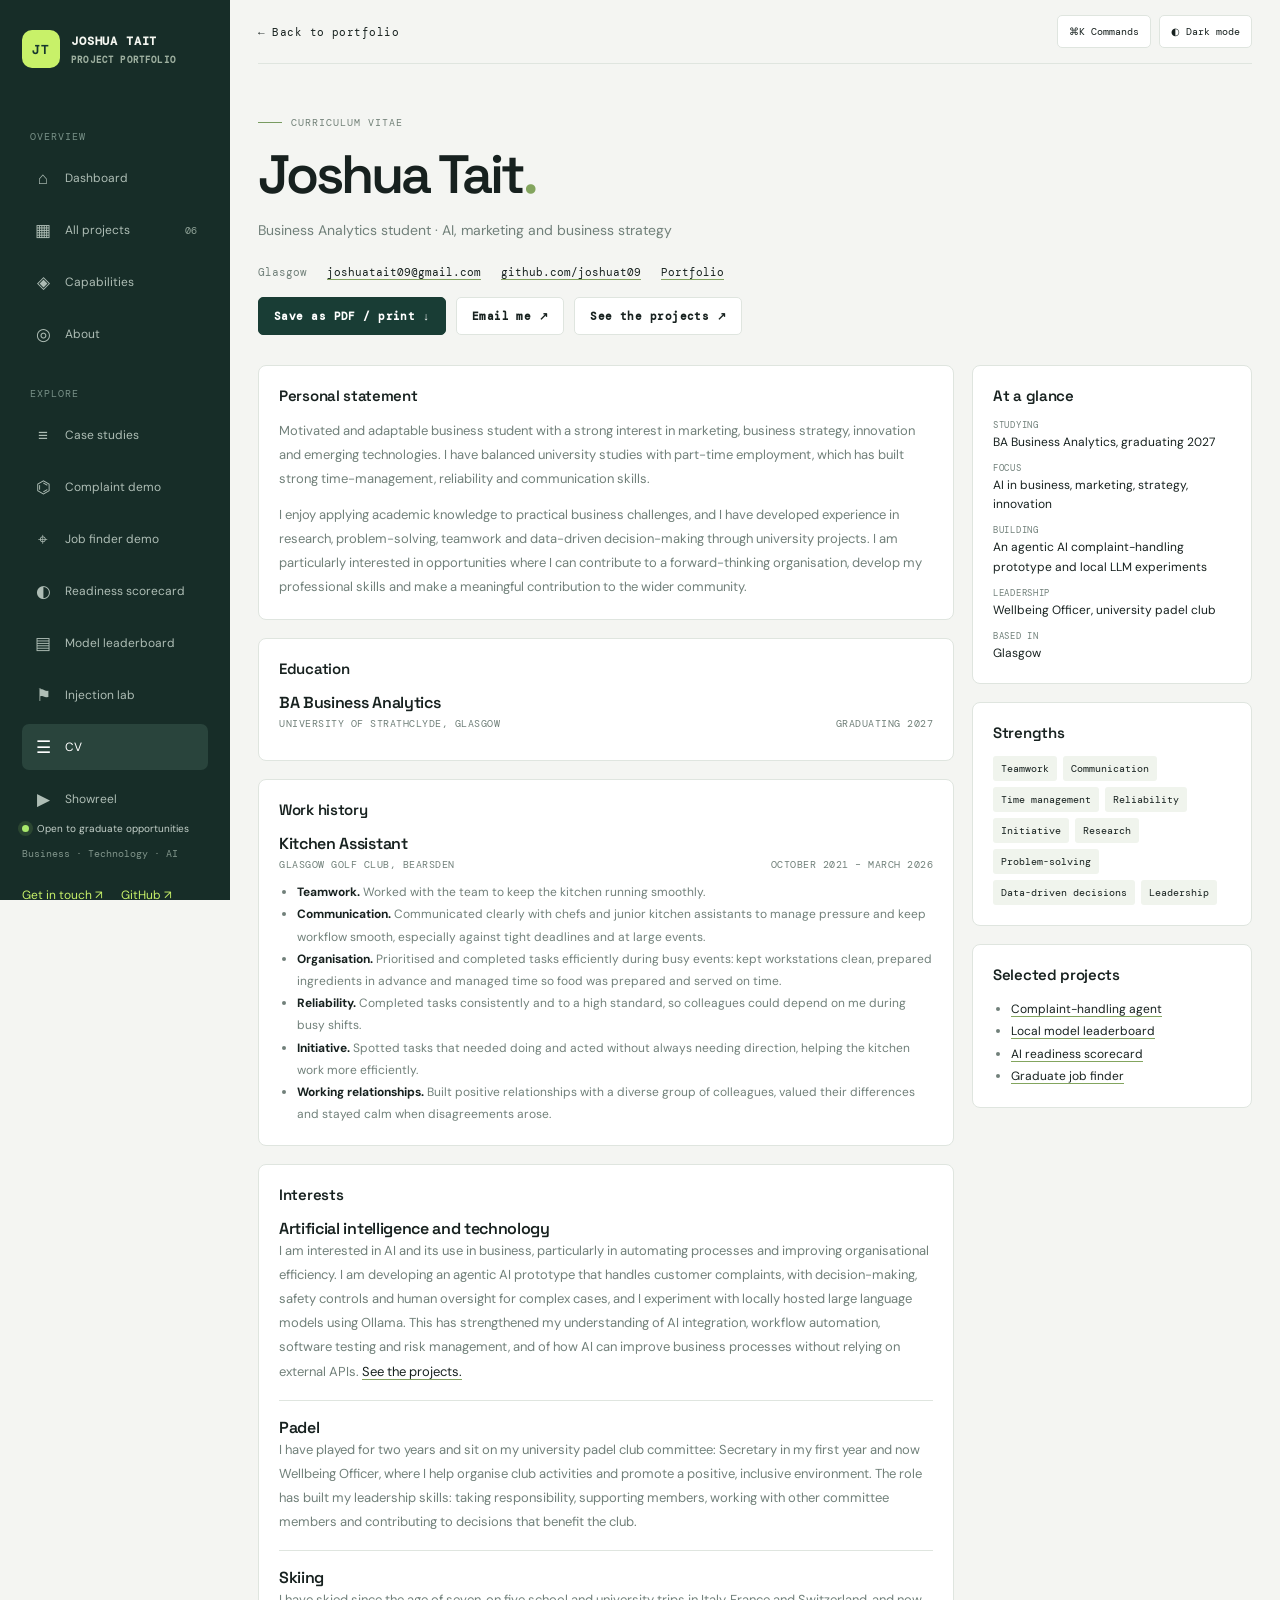
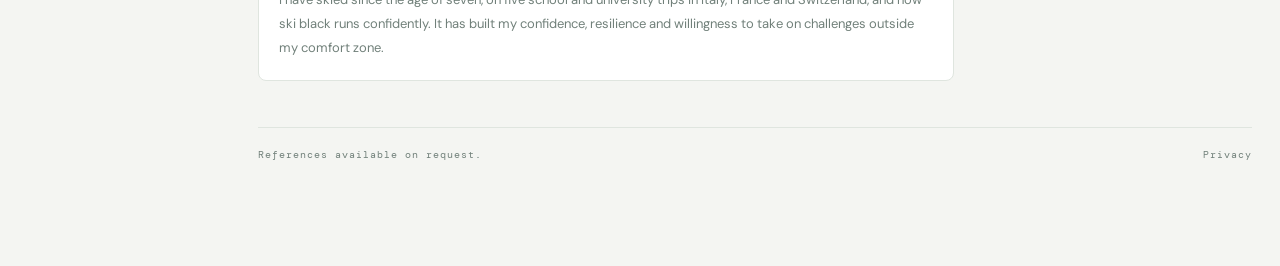
<file: cv.html>
<!doctype html>
<html lang="en">
<head>
  <meta charset="utf-8">
  <meta name="viewport" content="width=device-width, initial-scale=1">
  <meta name="description" content="CV of Joshua Tait, Business Analytics student graduating 2027: AI, marketing and strategy, with agentic AI prototypes and local LLM experiments.">
  <meta name="theme-color" content="#f4f5f2" media="(prefers-color-scheme: light)">
  <meta name="theme-color" content="#111a17" media="(prefers-color-scheme: dark)">
  <link rel="manifest" href="manifest.webmanifest">
  <link rel="canonical" href="https://joshuat09.github.io/portfolio/cv.html">
  <link rel="icon" href="favicon.svg" type="image/svg+xml">
  <link rel="icon" href="favicon-64.png" type="image/png" sizes="64x64">
  <link rel="apple-touch-icon" href="apple-touch-icon.png">
  <meta property="og:type" content="profile">
  <meta property="og:site_name" content="Joshua Tait — Portfolio">
  <meta property="og:title" content="CV — Joshua Tait">
  <meta property="og:description" content="Business analytics student interested in AI, marketing and business strategy, with agentic AI and local LLM projects.">
  <meta property="og:url" content="https://joshuat09.github.io/portfolio/cv.html">
  <meta property="og:image" content="https://joshuat09.github.io/portfolio/og/home.png">
  <meta name="twitter:card" content="summary_large_image">
  <meta name="twitter:title" content="CV — Joshua Tait">
  <meta name="twitter:description" content="Business analytics student interested in AI, marketing and business strategy, with agentic AI and local LLM projects.">
  <meta name="twitter:image" content="https://joshuat09.github.io/portfolio/og/home.png">
  <title>CV — Joshua Tait</title>
  <link rel="preconnect" href="https://fonts.googleapis.com">
  <link rel="preconnect" href="https://fonts.gstatic.com" crossorigin>
  <link href="https://fonts.googleapis.com/css2?family=DM+Mono:wght@400;500&family=DM+Sans:wght@400;500;600;700&family=Space+Grotesk:wght@500;600;700&display=swap" rel="stylesheet">
  <link rel="stylesheet" href="style.css">
  <link rel="stylesheet" href="demo/complaint-demo.css">
  <link rel="stylesheet" href="demo/cv.css">
  <script type="application/ld+json">{"@context": "https://schema.org", "@type": "ProfilePage", "name": "CV — Joshua Tait", "url": "https://joshuat09.github.io/portfolio/cv.html", "description": "CV of Joshua Tait, Business Analytics student graduating 2027: AI, marketing and strategy, with agentic AI prototypes and local LLM experiments.", "inLanguage": "en-GB", "isPartOf": {"@id": "https://joshuat09.github.io/portfolio/#site"}, "mainEntity": {"@type": "Person", "@id": "https://joshuat09.github.io/portfolio/#person", "name": "Joshua Tait", "url": "https://joshuat09.github.io/portfolio/", "jobTitle": "Business Analytics student", "homeLocation": {"@type": "Place", "name": "Glasgow"}, "alumniOf": {"@type": "CollegeOrUniversity", "name": "University of Strathclyde"}, "sameAs": ["https://github.com/joshuat09"]}}</script>
</head>
<body class="has-sidebar">
  <script src="transition.js"></script>
  <a class="skip-link" href="#main-content">Skip to main content</a>
  <script>try{if(localStorage.getItem("portfolio-theme")==="dark")document.body.classList.add("dark-mode")}catch(e){}</script>
  <aside class="sidebar site-sidebar" id="site-nav">
      <a class="brand" href="index.html"><span class="brand-mark">JT</span><span>JOSHUA TAIT<small>PROJECT PORTFOLIO</small></span></a>
      <button class="menu-toggle" type="button" aria-expanded="false" aria-controls="site-nav"><i aria-hidden="true"></i><span>Menu</span></button>
      <div class="side-label">OVERVIEW</div>
      <nav aria-label="Portfolio">
        <a class="nav-link" href="index.html"><span>⌂</span> Dashboard</a>
        <a class="nav-link" href="index.html#projects"><span>▦</span> All projects <b>06</b></a>
        <a class="nav-link" href="index.html#capabilities"><span>◈</span> Capabilities</a>
        <a class="nav-link" href="index.html#about"><span>◎</span> About</a>
      </nav>
      <div class="side-label side-label-2">EXPLORE</div>
      <nav aria-label="Pages">
        <a class="nav-link" href="case-studies.html"><span>≡</span> Case studies</a>
        <a class="nav-link" href="complaints.html"><span>⌬</span> Complaint demo</a>
        <a class="nav-link" href="jobfinder.html"><span>⌖</span> Job finder demo</a>
        <a class="nav-link" href="readiness.html"><span>◐</span> Readiness scorecard</a>
        <a class="nav-link" href="leaderboard.html"><span>▤</span> Model leaderboard</a>
        <a class="nav-link" href="injection.html"><span>⚑</span> Injection lab</a>
        <a class="nav-link active" href="cv.html" aria-current="page"><span>☰</span> CV</a>
        <a class="nav-link" href="showreel.html"><span>▶</span> Showreel</a>
      </nav>
      <div class="sidebar-bottom">
        <div class="availability"><i></i><span>Open to graduate opportunities</span></div>
        <p>Business · Technology · AI</p>
        <a class="text-link" href="mailto:joshuatait09@gmail.com">Get in touch ↗</a>
        <a class="text-link side-github" href="https://github.com/joshuat09" target="_blank" rel="noopener">GitHub ↗</a>
      </div>
    </aside>
  <div class="cp" role="main" id="main-content" tabindex="-1">
    <header class="cp-top">
      <a class="cp-back" href="index.html">← Back to portfolio</a>
      <div class="cp-top-actions">
        <button class="theme-toggle palette-trigger" type="button" data-open-palette aria-label="Open command palette (Ctrl+K)">⌘K <span>Commands</span></button>
        <button class="theme-toggle" id="theme-toggle" type="button" aria-label="Switch to dark mode" aria-pressed="false">◐ <span>Dark mode</span></button>
      </div>
    </header>

    <section class="cp-hero">
      <div class="eyebrow"><span class="eyebrow-line"></span> CURRICULUM VITAE</div>
      <h1>Joshua Tait<span>.</span></h1>
      <p class="cp-lead">Business Analytics student · AI, marketing and business strategy</p>
      <p class="cv-contact"><span>Glasgow</span><a href="mailto:joshuatait09@gmail.com">joshuatait09@gmail.com</a><a href="https://github.com/joshuat09" target="_blank" rel="noopener">github.com/joshuat09</a><a href="index.html">Portfolio</a></p>
      <div class="cv-actions">
        <button class="cv-btn primary" type="button" id="cv-print">Save as PDF / print ↓</button>
        <a class="cv-btn" href="mailto:joshuatait09@gmail.com">Email me ↗</a>
        <a class="cv-btn" href="index.html#projects">See the projects ↗</a>
      </div>
    </section>

    <div class="cv-grid">
      <div class="cv-main">
        <section class="cp-card">
          <h2 class="cp-h">Personal statement</h2>
          <p class="cv-p">Motivated and adaptable business student with a strong interest in marketing, business strategy, innovation and emerging technologies. I have balanced university studies with part-time employment, which has built strong time-management, reliability and communication skills.</p>
          <p class="cv-p">I enjoy applying academic knowledge to practical business challenges, and I have developed experience in research, problem-solving, teamwork and data-driven decision-making through university projects. I am particularly interested in opportunities where I can contribute to a forward-thinking organisation, develop my professional skills and make a meaningful contribution to the wider community.</p>
        </section>

        <section class="cp-card">
          <h2 class="cp-h">Education</h2>
          <div class="cv-item">
            <h3>BA Business Analytics</h3>
            <div class="cv-meta"><span>University of Strathclyde, Glasgow</span><span>Graduating 2027</span></div>
          </div>
        </section>

        <section class="cp-card">
          <h2 class="cp-h">Work history</h2>
          <div class="cv-item">
            <h3>Kitchen Assistant</h3>
            <div class="cv-meta"><span>Glasgow Golf Club, Bearsden</span><span>October 2021 – March 2026</span></div>
            <ul class="cv-list">
              <li><b>Teamwork.</b> Worked with the team to keep the kitchen running smoothly.</li>
              <li><b>Communication.</b> Communicated clearly with chefs and junior kitchen assistants to manage pressure and keep workflow smooth, especially against tight deadlines and at large events.</li>
              <li><b>Organisation.</b> Prioritised and completed tasks efficiently during busy events: kept workstations clean, prepared ingredients in advance and managed time so food was prepared and served on time.</li>
              <li><b>Reliability.</b> Completed tasks consistently and to a high standard, so colleagues could depend on me during busy shifts.</li>
              <li><b>Initiative.</b> Spotted tasks that needed doing and acted without always needing direction, helping the kitchen work more efficiently.</li>
              <li><b>Working relationships.</b> Built positive relationships with a diverse group of colleagues, valued their differences and stayed calm when disagreements arose.</li>
            </ul>
          </div>
        </section>

        <section class="cp-card">
          <h2 class="cp-h">Interests</h2>
          <div class="cv-item">
            <h3>Artificial intelligence and technology</h3>
            <p class="cv-p">I am interested in AI and its use in business, particularly in automating processes and improving organisational efficiency. I am developing an agentic AI prototype that handles customer complaints, with decision-making, safety controls and human oversight for complex cases, and I experiment with locally hosted large language models using Ollama. This has strengthened my understanding of AI integration, workflow automation, software testing and risk management, and of how AI can improve business processes without relying on external APIs. <a href="index.html#projects">See the projects.</a></p>
          </div>
          <div class="cv-item">
            <h3>Padel</h3>
            <p class="cv-p">I have played for two years and sit on my university padel club committee: Secretary in my first year and now Wellbeing Officer, where I help organise club activities and promote a positive, inclusive environment. The role has built my leadership skills: taking responsibility, supporting members, working with other committee members and contributing to decisions that benefit the club.</p>
          </div>
          <div class="cv-item">
            <h3>Skiing</h3>
            <p class="cv-p">I have skied since the age of seven, on five school and university trips in Italy, France and Switzerland, and now ski black runs confidently. It has built my confidence, resilience and willingness to take on challenges outside my comfort zone.</p>
          </div>
        </section>
      </div>

      <aside class="cv-side">
        <section class="cp-card">
          <h2 class="cp-h">At a glance</h2>
          <dl>
            <div><dt>Studying</dt><dd>BA Business Analytics, graduating 2027</dd></div>
            <div><dt>Focus</dt><dd>AI in business, marketing, strategy, innovation</dd></div>
            <div><dt>Building</dt><dd>An agentic AI complaint-handling prototype and local LLM experiments</dd></div>
            <div><dt>Leadership</dt><dd>Wellbeing Officer, university padel club</dd></div>
            <div><dt>Based in</dt><dd>Glasgow</dd></div>
          </dl>
        </section>
        <section class="cp-card">
          <h2 class="cp-h">Strengths</h2>
          <ul class="cv-tags">
            <li>Teamwork</li><li>Communication</li><li>Time management</li><li>Reliability</li><li>Initiative</li><li>Research</li><li>Problem-solving</li><li>Data-driven decisions</li><li>Leadership</li>
          </ul>
        </section>
        <section class="cp-card">
          <h2 class="cp-h">Selected projects</h2>
          <ul class="cv-list">
            <li><a href="complaints.html">Complaint-handling agent</a></li>
            <li><a href="leaderboard.html">Local model leaderboard</a></li>
            <li><a href="readiness.html">AI readiness scorecard</a></li>
            <li><a href="jobfinder.html">Graduate job finder</a></li>
          </ul>
        </section>
      </aside>
    </div>

    <p class="cv-print-only">Portfolio: joshuat09.github.io/portfolio · Email: joshuatait09@gmail.com · GitHub: github.com/joshuat09</p>
    <footer class="cp-foot"><span>References available on request.</span>
      <nav class="cp-foot-links" aria-label="More"><a href="privacy.html">Privacy</a></nav>
    </footer>
  </div>

  <script src="site-config.js"></script>
  <script src="demo/theme.js"></script>
  <script>document.getElementById("cv-print").addEventListener("click",function(){window.print()})</script>
  <script src="cursor.js"></script>
  <script src="sfx.js"></script>
  <script src="menu.js"></script>
  <script src="palette.js"></script>
  <script src="easter.js"></script>
</body>
</html>
</file>
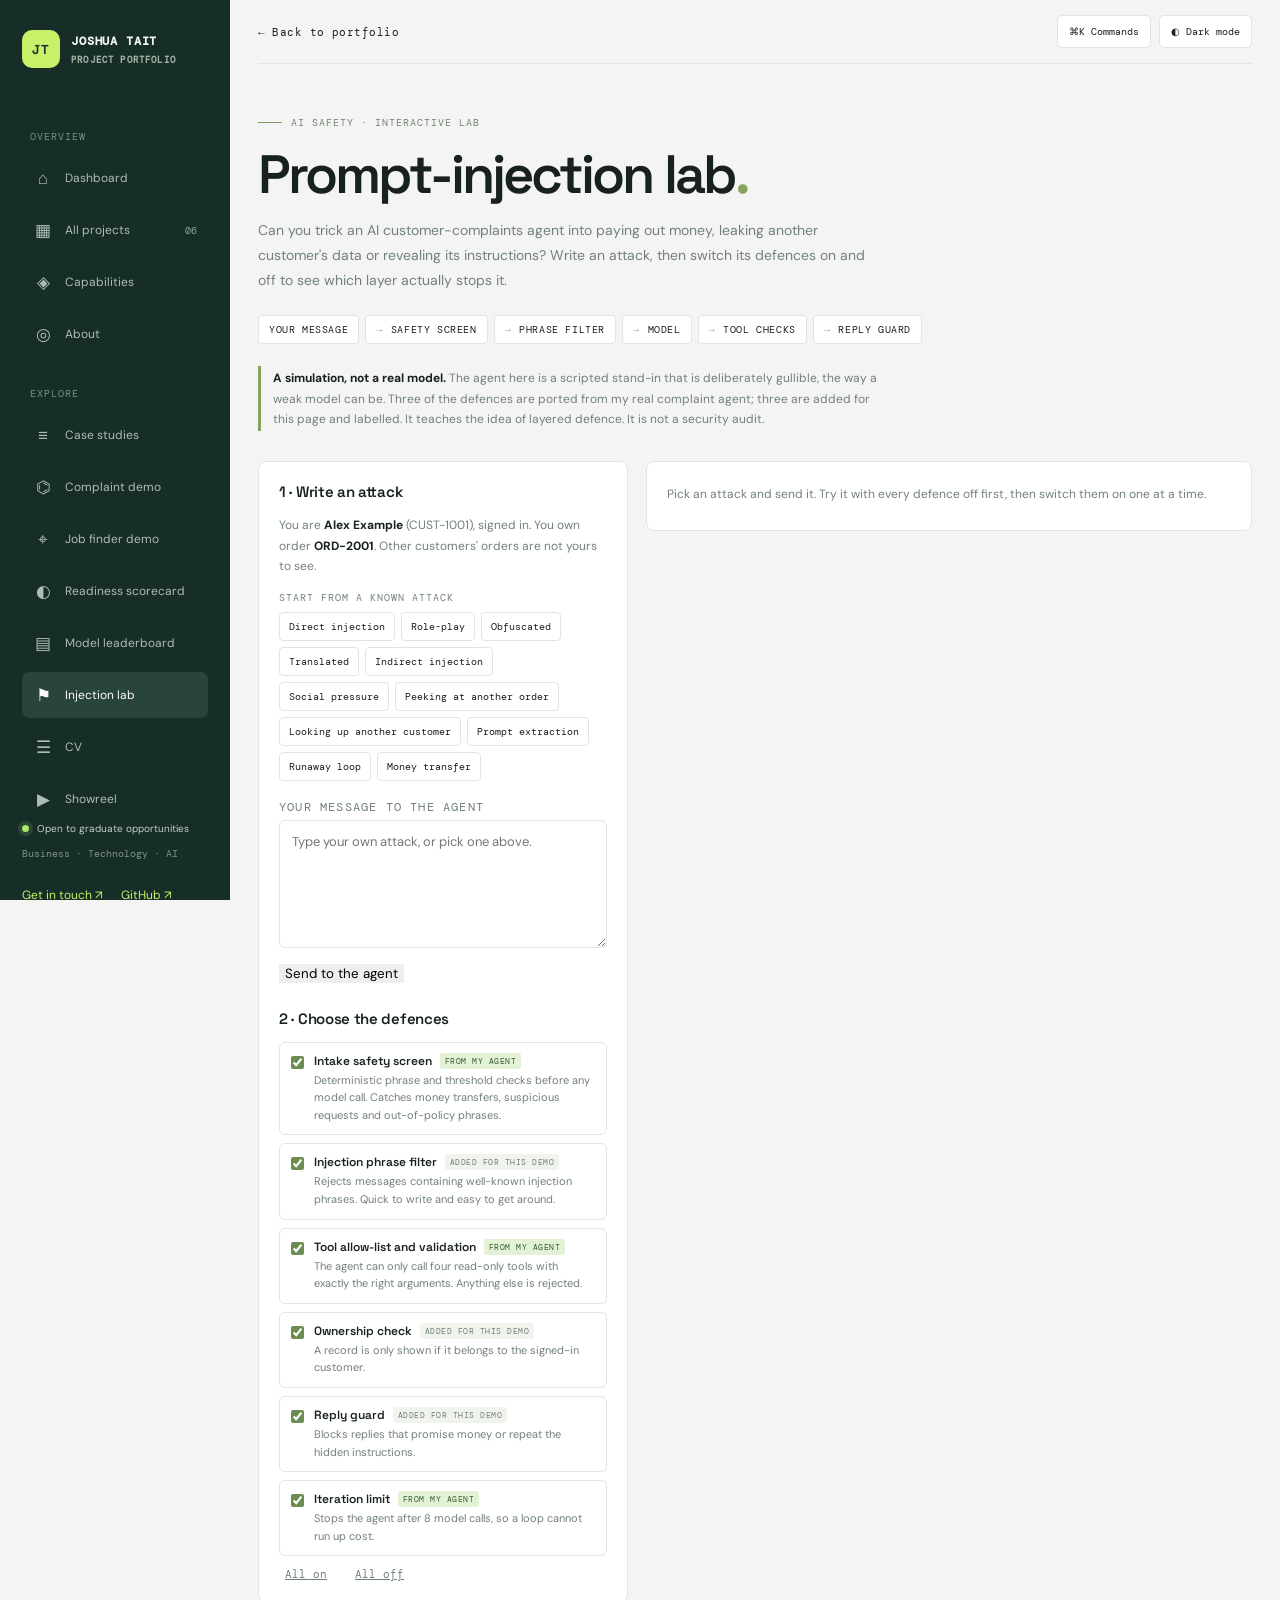
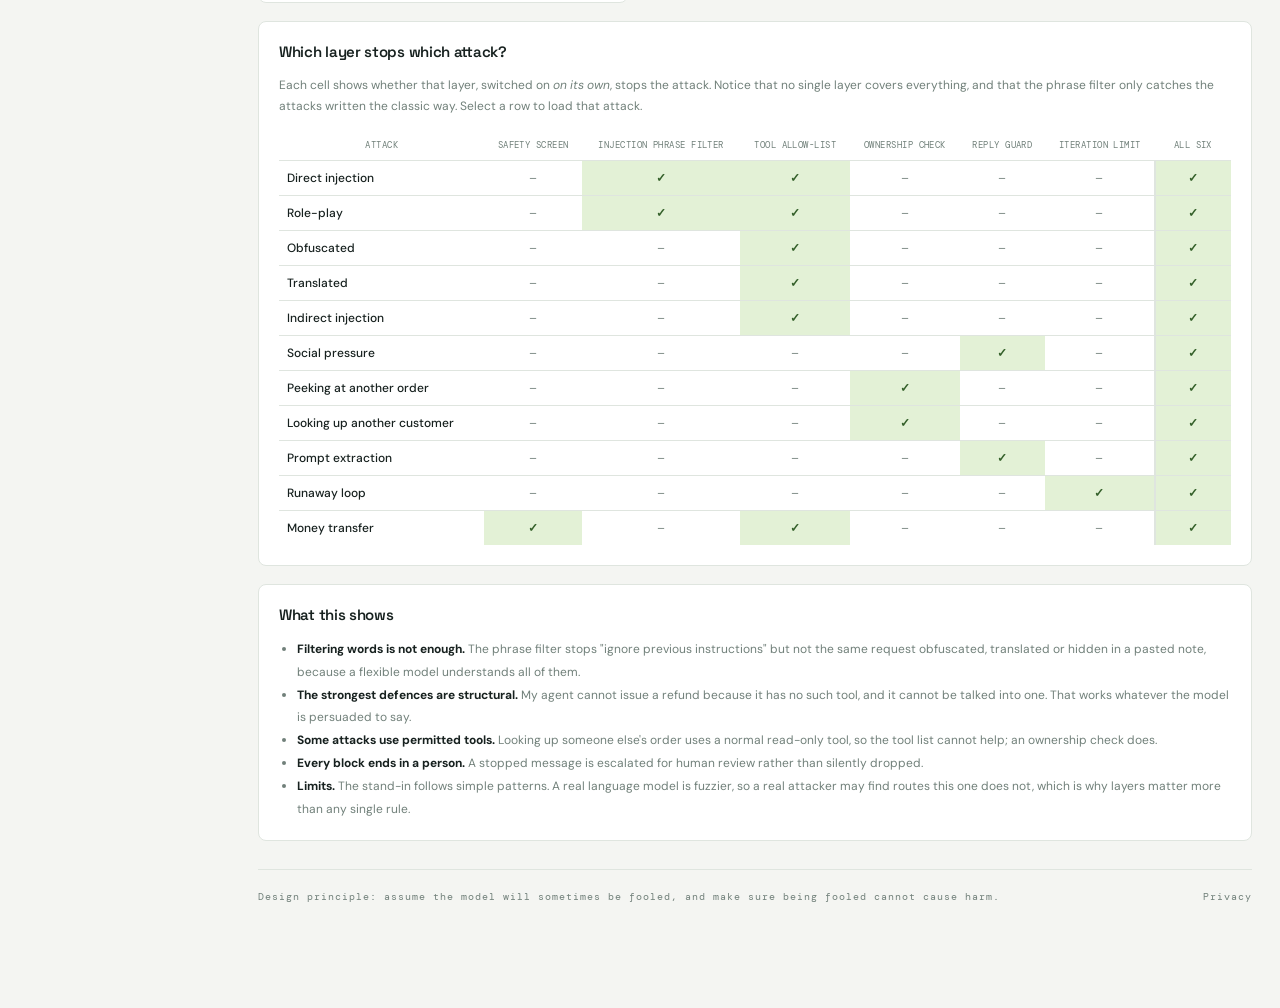
<file: injection.html>
<!doctype html>
<html lang="en">
<head>
  <meta charset="utf-8">
  <meta name="viewport" content="width=device-width, initial-scale=1">
  <meta name="description" content="Try to trick a simulated AI complaints agent with prompt injection, then switch its defences on and off to see which layers stop each attack.">
  <meta name="theme-color" content="#f4f5f2" media="(prefers-color-scheme: light)">
  <meta name="theme-color" content="#111a17" media="(prefers-color-scheme: dark)">
  <link rel="manifest" href="manifest.webmanifest">
  <link rel="canonical" href="https://joshuat09.github.io/portfolio/injection.html">
  <link rel="icon" href="favicon.svg" type="image/svg+xml">
  <link rel="icon" href="favicon-64.png" type="image/png" sizes="64x64">
  <link rel="apple-touch-icon" href="apple-touch-icon.png">
  <meta property="og:type" content="website">
  <meta property="og:site_name" content="Joshua Tait — Portfolio">
  <meta property="og:title" content="Prompt-Injection Lab — Joshua Tait">
  <meta property="og:description" content="Try to trick a simulated AI agent, then see which defence layers stop each attack.">
  <meta property="og:url" content="https://joshuat09.github.io/portfolio/injection.html">
  <meta property="og:image" content="https://joshuat09.github.io/portfolio/og/injection.png">
  <meta property="og:image:width" content="1200">
  <meta property="og:image:height" content="630">
  <meta property="og:image:alt" content="Prompt-injection lab: six defence layers against eleven attacks">
  <meta name="twitter:card" content="summary_large_image">
  <meta name="twitter:title" content="Prompt-Injection Lab — Joshua Tait">
  <meta name="twitter:description" content="Try to trick a simulated AI agent, then see which defence layers stop each attack.">
  <meta name="twitter:image" content="https://joshuat09.github.io/portfolio/og/injection.png">
  <title>Prompt-Injection Lab — Joshua Tait</title>
  <link rel="preconnect" href="https://fonts.googleapis.com">
  <link rel="preconnect" href="https://fonts.gstatic.com" crossorigin>
  <link href="https://fonts.googleapis.com/css2?family=DM+Mono:wght@400;500&family=DM+Sans:wght@400;500;600;700&family=Space+Grotesk:wght@500;600;700&display=swap" rel="stylesheet">
  <link rel="stylesheet" href="style.css">
  <link rel="stylesheet" href="demo/complaint-demo.css">
  <link rel="stylesheet" href="demo/inject.css">
  <script type="application/ld+json">{"@context": "https://schema.org", "@type": "WebApplication", "name": "Prompt-injection lab", "url": "https://joshuat09.github.io/portfolio/injection.html", "description": "Try to trick a simulated AI complaints agent with prompt injection, then switch its defences on and off to see which layers stop each attack.", "applicationCategory": "EducationalApplication", "operatingSystem": "Any (runs in the browser)", "isAccessibleForFree": true, "inLanguage": "en-GB", "author": {"@type": "Person", "@id": "https://joshuat09.github.io/portfolio/#person", "name": "Joshua Tait", "url": "https://joshuat09.github.io/portfolio/"}, "isPartOf": {"@id": "https://joshuat09.github.io/portfolio/#site"}}</script>
</head>
<body class="has-sidebar">
  <script src="transition.js"></script>
  <a class="skip-link" href="#main-content">Skip to main content</a>
  <noscript><p style="margin:0;padding:12px 18px;background:#fff4d6;color:#4a3b10;font:13px sans-serif">This page needs JavaScript for its interactive parts. The written content is still readable.</p></noscript>
  <script>try{if(localStorage.getItem("portfolio-theme")==="dark")document.body.classList.add("dark-mode")}catch(e){}</script>
  <aside class="sidebar site-sidebar" id="site-nav">
      <a class="brand" href="index.html"><span class="brand-mark">JT</span><span>JOSHUA TAIT<small>PROJECT PORTFOLIO</small></span></a>
      <button class="menu-toggle" type="button" aria-expanded="false" aria-controls="site-nav"><i aria-hidden="true"></i><span>Menu</span></button>
      <div class="side-label">OVERVIEW</div>
      <nav aria-label="Portfolio">
        <a class="nav-link" href="index.html"><span>⌂</span> Dashboard</a>
        <a class="nav-link" href="index.html#projects"><span>▦</span> All projects <b>06</b></a>
        <a class="nav-link" href="index.html#capabilities"><span>◈</span> Capabilities</a>
        <a class="nav-link" href="index.html#about"><span>◎</span> About</a>
      </nav>
      <div class="side-label side-label-2">EXPLORE</div>
      <nav aria-label="Pages">
        <a class="nav-link" href="case-studies.html"><span>≡</span> Case studies</a>
        <a class="nav-link" href="complaints.html"><span>⌬</span> Complaint demo</a>
        <a class="nav-link" href="jobfinder.html"><span>⌖</span> Job finder demo</a>
        <a class="nav-link" href="readiness.html"><span>◐</span> Readiness scorecard</a>
        <a class="nav-link" href="leaderboard.html"><span>▤</span> Model leaderboard</a>
        <a class="nav-link active" href="injection.html" aria-current="page"><span>⚑</span> Injection lab</a>
        <a class="nav-link" href="cv.html"><span>☰</span> CV</a>
        <a class="nav-link" href="showreel.html"><span>▶</span> Showreel</a>
      </nav>
      <div class="sidebar-bottom">
        <div class="availability"><i></i><span>Open to graduate opportunities</span></div>
        <p>Business · Technology · AI</p>
        <a class="text-link" href="mailto:joshuatait09@gmail.com">Get in touch ↗</a>
        <a class="text-link side-github" href="https://github.com/joshuat09" target="_blank" rel="noopener">GitHub ↗</a>
      </div>
    </aside>
  <div class="cp" role="main" id="main-content" tabindex="-1">
    <header class="cp-top">
      <a class="cp-back" href="index.html#projects">← Back to portfolio</a>
      <div class="cp-top-actions">
        <button class="theme-toggle palette-trigger" type="button" data-open-palette aria-label="Open command palette (Ctrl+K)">⌘K <span>Commands</span></button>
        <button class="theme-toggle" id="theme-toggle" type="button" aria-label="Switch to dark mode" aria-pressed="false">◐ <span>Dark mode</span></button>
      </div>
    </header>

    <section class="cp-hero">
      <div class="eyebrow"><span class="eyebrow-line"></span> AI SAFETY · INTERACTIVE LAB</div>
      <h1>Prompt-injection lab<span>.</span></h1>
      <p class="cp-lead">Can you trick an AI customer-complaints agent into paying out money, leaking another customer's data or revealing its instructions? Write an attack, then switch its defences on and off to see which layer actually stops it.</p>
      <ol class="cp-flow" aria-label="How the lab works">
        <li>Your message</li><li>Safety screen</li><li>Phrase filter</li><li>Model</li><li>Tool checks</li><li>Reply guard</li>
      </ol>
      <p class="cp-sim"><strong>A simulation, not a real model.</strong> The agent here is a scripted stand-in that is deliberately gullible, the way a weak model can be. Three of the defences are ported from my real complaint agent; three are added for this page and labelled. It teaches the idea of layered defence. It is not a security audit.</p>
    </section>

    <section class="cp-app">
      <div class="cp-card cp-input">
        <h2 class="cp-h">1 · Write an attack</h2>
        <p class="ij-scene">You are <b>Alex Example</b> (CUST-1001), signed in. You own order <b>ORD-2001</b>. Other customers' orders are not yours to see.</p>
        <div class="cp-label">Start from a known attack</div>
        <div class="cp-presets" id="ij-presets" role="group" aria-label="Example attacks"></div>
        <label class="cp-field"><span class="cp-label">Your message to the agent</span><textarea id="ij-text" rows="5" maxlength="500" placeholder="Type your own attack, or pick one above."></textarea></label>
        <button type="button" class="cp-run" id="ij-run">Send to the agent</button>

        <h2 class="cp-h ij-h2">2 · Choose the defences</h2>
        <div class="ij-layers" id="ij-layers"></div>
        <div class="cp-actions"><button type="button" class="cp-reset" id="ij-all">All on</button><button type="button" class="cp-reset" id="ij-none">All off</button></div>
      </div>

      <div class="cp-results">
        <div class="cp-card ij-verdict" id="ij-verdict" aria-live="polite">
          <div class="cp-empty">Pick an attack and send it. Try it with every defence off first, then switch them on one at a time.</div>
        </div>
        <div class="cp-card" id="ij-trace-card" hidden>
          <div class="cp-trace-head"><h2 class="cp-h">What happened, step by step</h2></div>
          <ol class="cp-trace cp-show-tech" id="ij-trace"></ol>
        </div>
      </div>
    </section>

    <section class="cp-card ij-block" id="ij-matrix-card">
      <h2 class="cp-h">Which layer stops which attack?</h2>
      <p class="ij-sub">Each cell shows whether that layer, switched on <em>on its own</em>, stops the attack. Notice that no single layer covers everything, and that the phrase filter only catches the attacks written the classic way. Select a row to load that attack.</p>
      <div class="cp-table-wrap"><table class="ij-matrix" id="ij-matrix"></table></div>
    </section>

    <section class="cp-card ij-block">
      <h2 class="cp-h">What this shows</h2>
      <ul class="ij-bullets">
        <li><b>Filtering words is not enough.</b> The phrase filter stops "ignore previous instructions" but not the same request obfuscated, translated or hidden in a pasted note, because a flexible model understands all of them.</li>
        <li><b>The strongest defences are structural.</b> My agent cannot issue a refund because it has no such tool, and it cannot be talked into one. That works whatever the model is persuaded to say.</li>
        <li><b>Some attacks use permitted tools.</b> Looking up someone else's order uses a normal read-only tool, so the tool list cannot help; an ownership check does.</li>
        <li><b>Every block ends in a person.</b> A stopped message is escalated for human review rather than silently dropped.</li>
        <li><b>Limits.</b> The stand-in follows simple patterns. A real language model is fuzzier, so a real attacker may find routes this one does not, which is why layers matter more than any single rule.</li>
      </ul>
    </section>

    <footer class="cp-foot">
      <span>Design principle: assume the model will sometimes be fooled, and make sure being fooled cannot cause harm.</span>
      <nav class="cp-foot-links" aria-label="More"><a href="privacy.html">Privacy</a></nav>
    </footer>
  </div>

  <script src="site-config.js"></script>
  <script src="demo/theme.js"></script>
  <script src="demo/complaint-data.js"></script>
  <script src="demo/complaint-engine.js"></script>
  <script src="demo/inject-engine.js"></script>
  <script src="demo/inject-ui.js"></script>
  <script src="cursor.js"></script>
  <script src="sfx.js"></script>
  <script src="menu.js"></script>
  <script src="palette.js"></script>
  <script src="easter.js"></script>
</body>
</html>
</file>
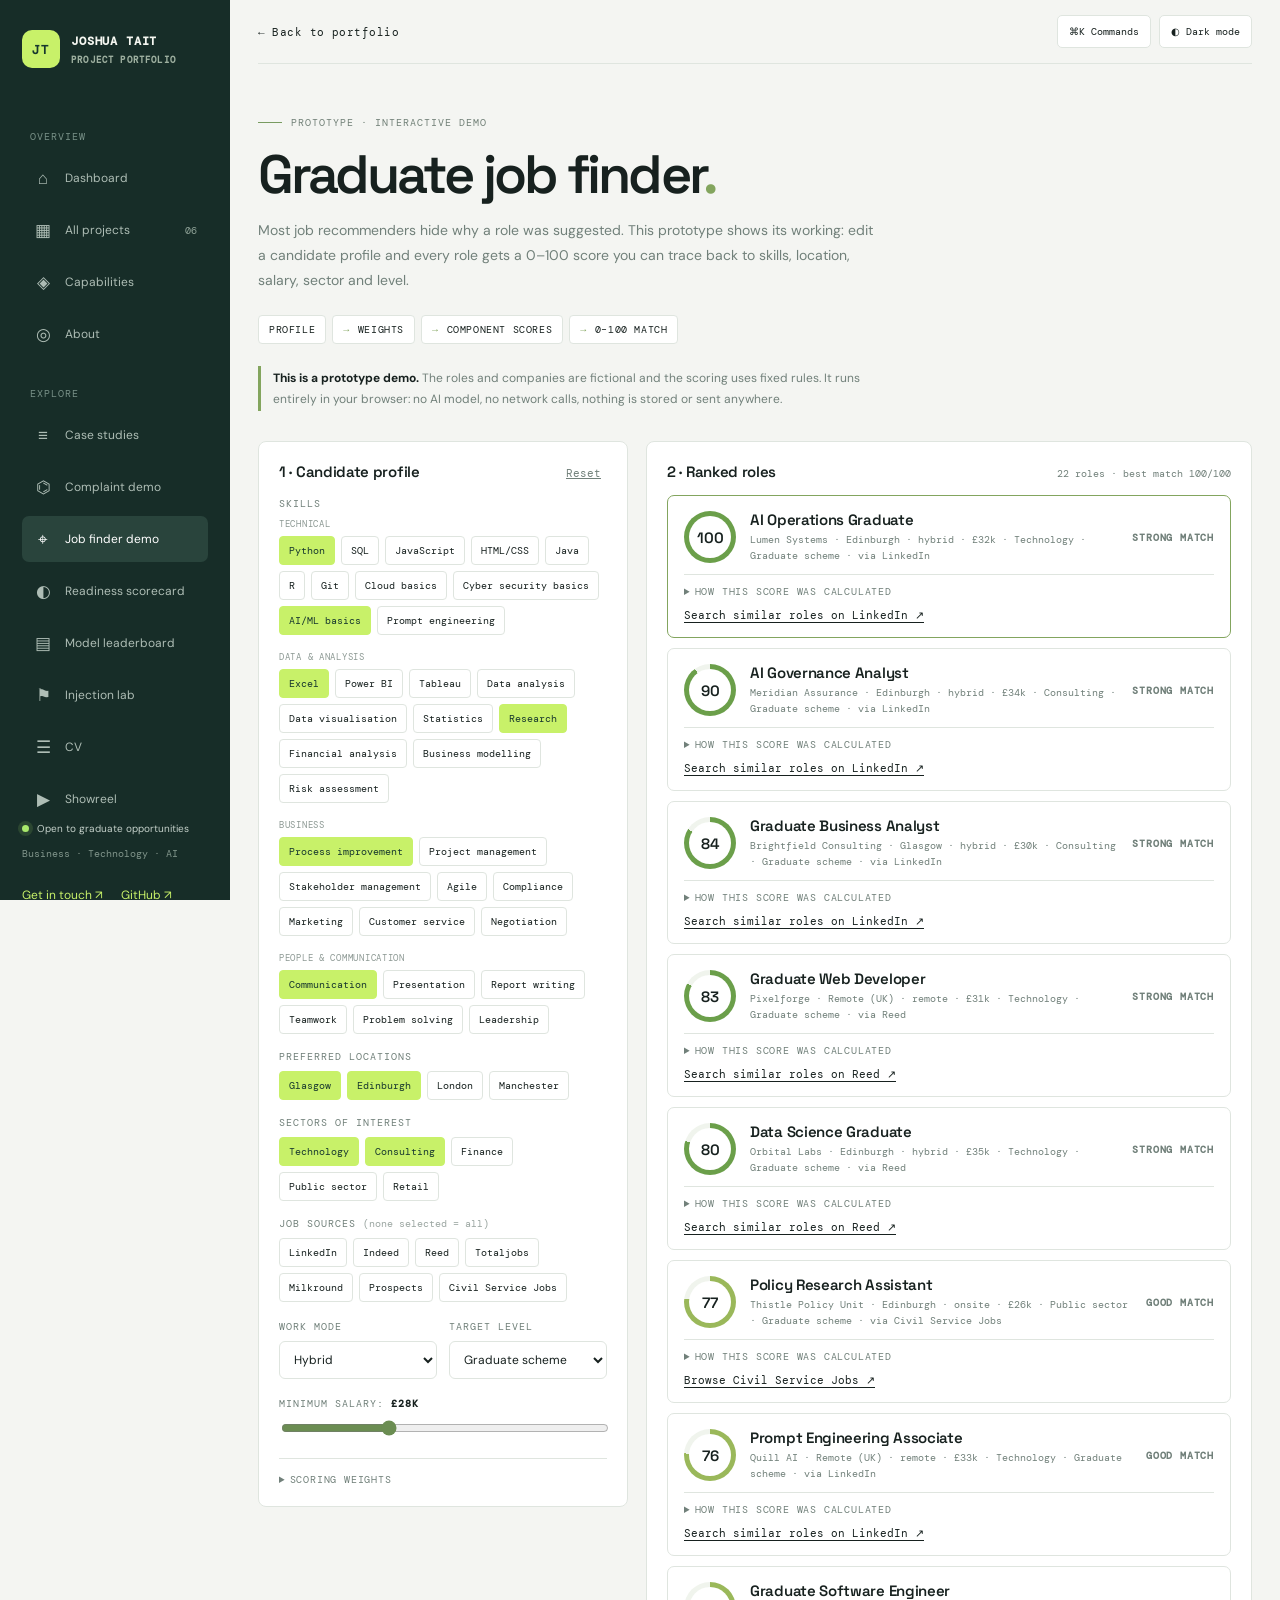
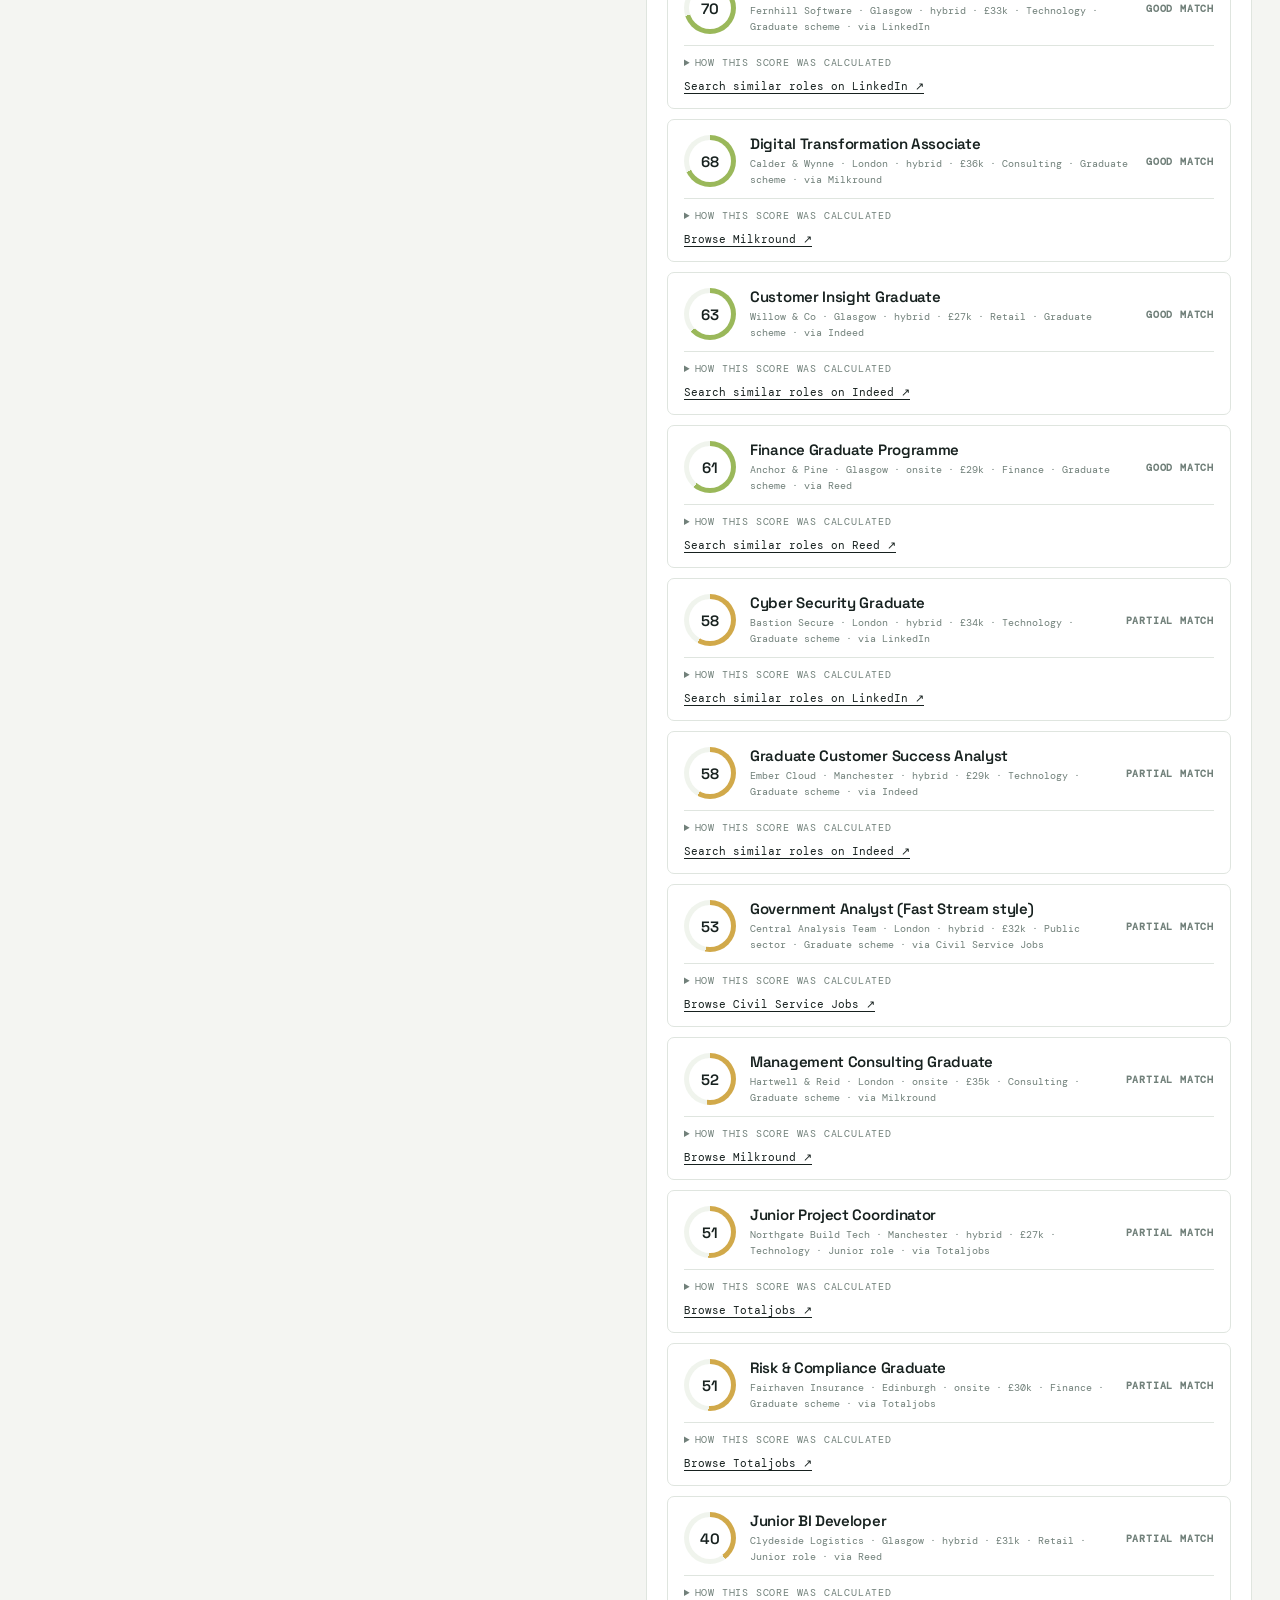
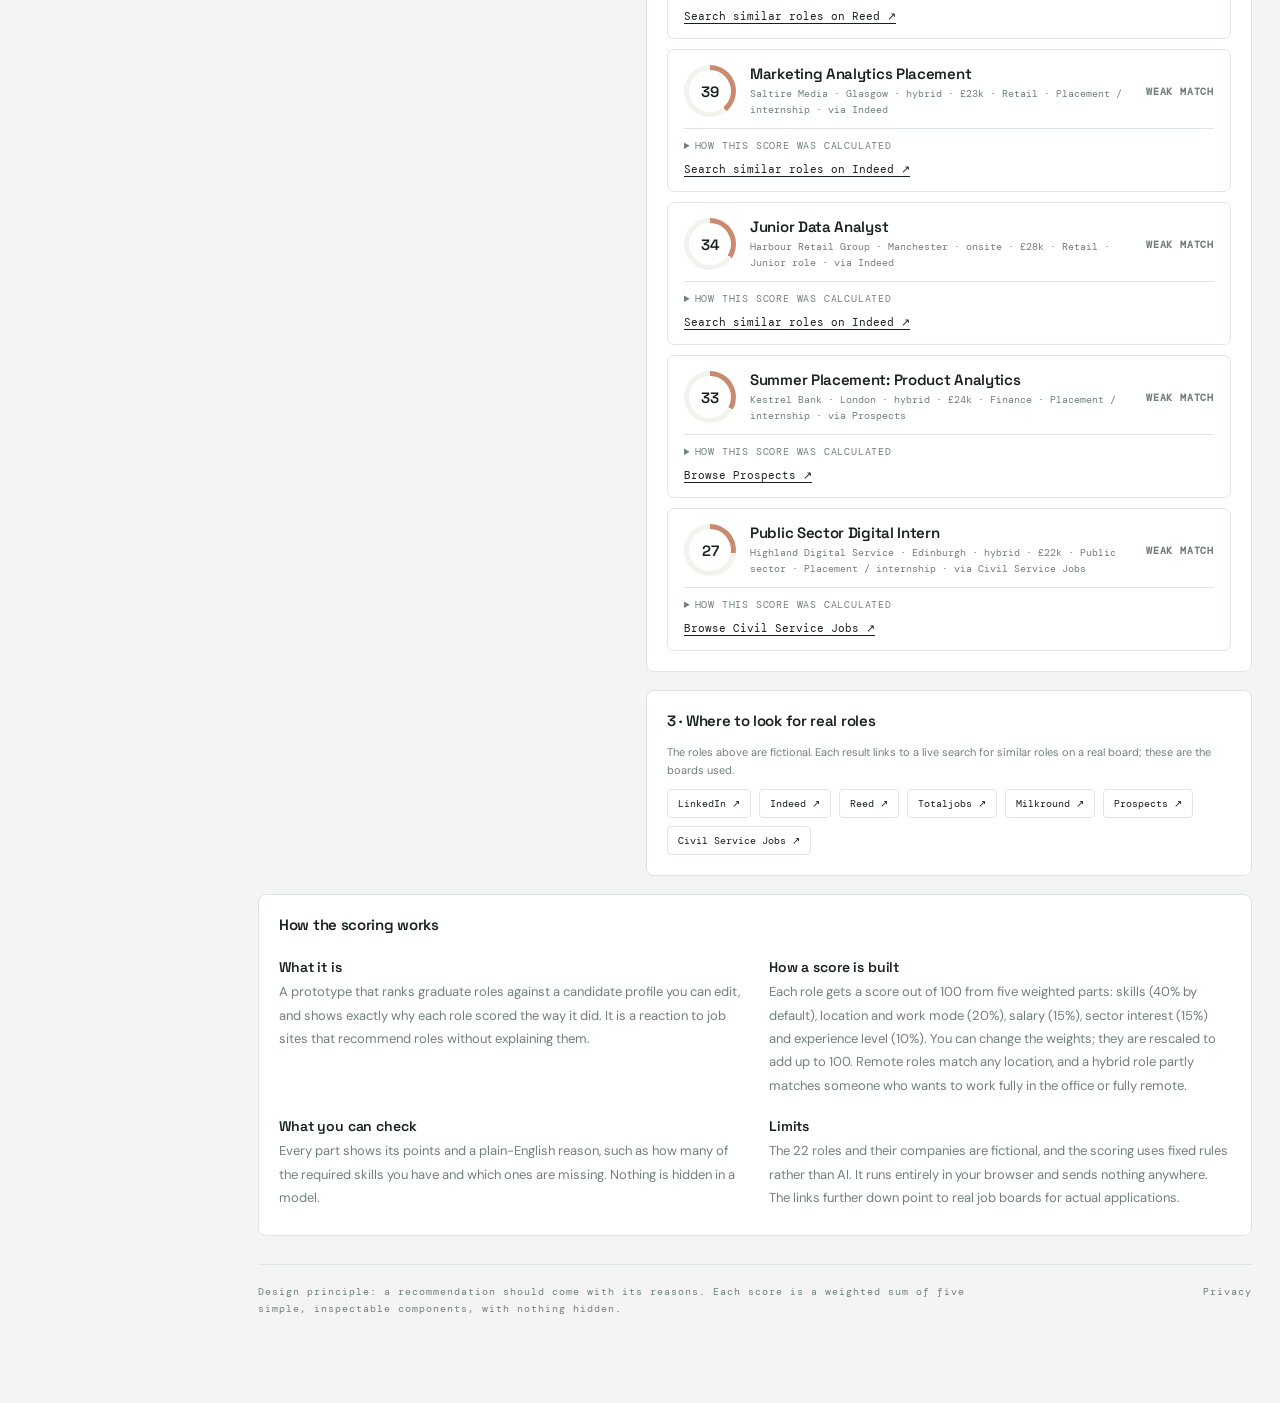
<file: jobfinder.html>
<!doctype html>
<html lang="en">
<head>
  <meta charset="utf-8">
  <meta name="viewport" content="width=device-width, initial-scale=1">
  <meta name="description" content="Interactive prototype of a transparent graduate job-matching score: edit a profile and see exactly why each role scores the way it does.">
  <meta name="theme-color" content="#f4f5f2" media="(prefers-color-scheme: light)">
  <meta name="theme-color" content="#111a17" media="(prefers-color-scheme: dark)">
  <link rel="manifest" href="manifest.webmanifest">
  <link rel="canonical" href="https://joshuat09.github.io/portfolio/jobfinder.html">
  <link rel="icon" href="favicon.svg" type="image/svg+xml">
  <link rel="icon" href="favicon-64.png" type="image/png" sizes="64x64">
  <link rel="apple-touch-icon" href="apple-touch-icon.png">
  <meta property="og:type" content="website">
  <meta property="og:site_name" content="Joshua Tait — Portfolio">
  <meta property="og:title" content="Graduate Job Finder Demo — Joshua Tait">
  <meta property="og:description" content="Interactive prototype of a transparent graduate job-matching score: edit a profile and see exactly why each role scores the way it does.">
  <meta property="og:url" content="https://joshuat09.github.io/portfolio/jobfinder.html">
  <meta property="og:image" content="https://joshuat09.github.io/portfolio/og/jobfinder.png">
  <meta property="og:image:width" content="1200">
  <meta property="og:image:height" content="630">
  <meta property="og:image:alt" content="Graduate job finder with a transparent 0 to 100 score">
  <meta name="twitter:card" content="summary_large_image">
  <meta name="twitter:title" content="Graduate Job Finder Demo — Joshua Tait">
  <meta name="twitter:description" content="Interactive prototype of a transparent graduate job-matching score: edit a profile and see exactly why each role scores the way it does.">
  <meta name="twitter:image" content="https://joshuat09.github.io/portfolio/og/jobfinder.png">
  <title>Graduate Job Finder Demo — Joshua Tait</title>
  <link rel="preconnect" href="https://fonts.googleapis.com">
  <link rel="preconnect" href="https://fonts.gstatic.com" crossorigin>
  <link href="https://fonts.googleapis.com/css2?family=DM+Mono:wght@400;500&family=DM+Sans:wght@400;500;600;700&family=Space+Grotesk:wght@500;600;700&display=swap" rel="stylesheet">
  <link rel="stylesheet" href="style.css">
  <link rel="stylesheet" href="demo/complaint-demo.css">
  <link rel="stylesheet" href="demo/jobfinder.css">
  <script type="application/ld+json">{"@context": "https://schema.org", "@type": "WebApplication", "name": "Graduate job finder", "url": "https://joshuat09.github.io/portfolio/jobfinder.html", "description": "Interactive prototype of a transparent graduate job-matching score: edit a profile and see exactly why each role scores the way it does.", "applicationCategory": "BusinessApplication", "operatingSystem": "Any (runs in the browser)", "isAccessibleForFree": true, "inLanguage": "en-GB", "author": {"@type": "Person", "@id": "https://joshuat09.github.io/portfolio/#person", "name": "Joshua Tait", "url": "https://joshuat09.github.io/portfolio/"}, "isPartOf": {"@id": "https://joshuat09.github.io/portfolio/#site"}}</script>
</head>
<body class="has-sidebar">
  <script src="transition.js"></script>
  <a class="skip-link" href="#main-content">Skip to main content</a>
  <noscript><p style="margin:0;padding:12px 18px;background:#fff4d6;color:#4a3b10;font:13px sans-serif">This page needs JavaScript for its interactive parts. The written content is still readable.</p></noscript>
  <script>try{if(localStorage.getItem("portfolio-theme")==="dark")document.body.classList.add("dark-mode")}catch(e){}</script>
  <aside class="sidebar site-sidebar" id="site-nav">
      <a class="brand" href="index.html"><span class="brand-mark">JT</span><span>JOSHUA TAIT<small>PROJECT PORTFOLIO</small></span></a>
      <button class="menu-toggle" type="button" aria-expanded="false" aria-controls="site-nav"><i aria-hidden="true"></i><span>Menu</span></button>
      <div class="side-label">OVERVIEW</div>
      <nav aria-label="Portfolio">
        <a class="nav-link" href="index.html"><span>⌂</span> Dashboard</a>
        <a class="nav-link" href="index.html#projects"><span>▦</span> All projects <b>06</b></a>
        <a class="nav-link" href="index.html#capabilities"><span>◈</span> Capabilities</a>
        <a class="nav-link" href="index.html#about"><span>◎</span> About</a>
      </nav>
      <div class="side-label side-label-2">EXPLORE</div>
      <nav aria-label="Pages">
        <a class="nav-link" href="case-studies.html"><span>≡</span> Case studies</a>
        <a class="nav-link" href="complaints.html"><span>⌬</span> Complaint demo</a>
        <a class="nav-link active" href="jobfinder.html" aria-current="page"><span>⌖</span> Job finder demo</a>
        <a class="nav-link" href="readiness.html"><span>◐</span> Readiness scorecard</a>
        <a class="nav-link" href="leaderboard.html"><span>▤</span> Model leaderboard</a>
        <a class="nav-link" href="injection.html"><span>⚑</span> Injection lab</a>
        <a class="nav-link" href="cv.html"><span>☰</span> CV</a>
        <a class="nav-link" href="showreel.html"><span>▶</span> Showreel</a>
      </nav>
      <div class="sidebar-bottom">
        <div class="availability"><i></i><span>Open to graduate opportunities</span></div>
        <p>Business · Technology · AI</p>
        <a class="text-link" href="mailto:joshuatait09@gmail.com">Get in touch ↗</a>
        <a class="text-link side-github" href="https://github.com/joshuat09" target="_blank" rel="noopener">GitHub ↗</a>
      </div>
    </aside>
  <div class="cp" role="main" id="main-content" tabindex="-1">
    <header class="cp-top">
      <a class="cp-back" href="index.html#projects">← Back to portfolio</a>
      <div class="cp-top-actions">
        <button class="theme-toggle palette-trigger" type="button" data-open-palette aria-label="Open command palette (Ctrl+K)">⌘K <span>Commands</span></button>
        <button class="theme-toggle" id="theme-toggle" type="button" aria-label="Switch to dark mode" aria-pressed="false">◐ <span>Dark mode</span></button>
      </div>
    </header>

    <section class="cp-hero">
      <div class="eyebrow"><span class="eyebrow-line"></span> PROTOTYPE · INTERACTIVE DEMO</div>
      <h1>Graduate job finder<span>.</span></h1>
      <p class="cp-lead">Most job recommenders hide why a role was suggested. This prototype shows its working: edit a candidate profile and every role gets a 0–100 score you can trace back to skills, location, salary, sector and level.</p>
      <ol class="cp-flow" aria-label="How the score works">
        <li>Profile</li><li>Weights</li><li>Component scores</li><li>0–100 match</li>
      </ol>
      <p class="cp-sim"><strong>This is a prototype demo.</strong> The roles and companies are fictional and the scoring uses fixed rules. It runs entirely in your browser: no AI model, no network calls, nothing is stored or sent anywhere.</p>
    </section>

    <section class="cp-app">
      <div class="cp-card cp-input jf-profile">
        <div class="jf-profile-head"><h2 class="cp-h">1 · Candidate profile</h2><button type="button" class="cp-reset" id="jf-reset">Reset</button></div>

        <div class="cp-label">Skills</div>
        <div id="jf-skills"></div>

        <div class="cp-label">Preferred locations</div>
        <div class="cp-presets" id="jf-locations" role="group" aria-label="Preferred locations"></div>

        <div class="cp-label">Sectors of interest</div>
        <div class="cp-presets" id="jf-sectors" role="group" aria-label="Sectors of interest"></div>

        <div class="cp-label">Job sources <span class="jf-opt">(none selected = all)</span></div>
        <div class="cp-presets" id="jf-sources" role="group" aria-label="Filter by job source"></div>

        <div class="jf-row">
          <label class="jf-field"><span class="cp-label">Work mode</span><select id="jf-mode"></select></label>
          <label class="jf-field"><span class="cp-label">Target level</span><select id="jf-level"></select></label>
        </div>

        <label class="jf-field"><span class="cp-label">Minimum salary: <b id="jf-salary-out">£28k</b></span><input type="range" id="jf-salary" min="20" max="45" step="1" value="28"></label>

        <details class="cp-data jf-weights">
          <summary>Scoring weights</summary>
          <p class="jf-hint">Drag to change what matters most. Weights are rescaled to add up to 100.</p>
          <div id="jf-weight-list"></div>
        </details>
      </div>

      <div class="cp-results">
        <div class="cp-card">
          <div class="cp-trace-head">
            <h2 class="cp-h">2 · Ranked roles</h2>
            <span class="jf-count" id="jf-count" aria-live="polite"></span>
          </div>
          <ol class="jf-list" id="jf-list"></ol>
        </div>
        <div class="cp-card">
          <h2 class="cp-h">3 · Where to look for real roles</h2>
          <p class="jf-hint">The roles above are fictional. Each result links to a live search for similar roles on a real board; these are the boards used.</p>
          <ul class="jf-boards" id="jf-boards"></ul>
        </div>
      </div>
    </section>

    <section class="cp-card cp-explain" aria-labelledby="explain-title">
      <h2 class="cp-h" id="explain-title">How the scoring works</h2>
      <div class="cp-explain-body">
        <div><h3>What it is</h3><p>A prototype that ranks graduate roles against a candidate profile you can edit, and shows exactly why each role scored the way it did. It is a reaction to job sites that recommend roles without explaining them.</p></div>
        <div><h3>How a score is built</h3><p>Each role gets a score out of 100 from five weighted parts: skills (40% by default), location and work mode (20%), salary (15%), sector interest (15%) and experience level (10%). You can change the weights; they are rescaled to add up to 100. Remote roles match any location, and a hybrid role partly matches someone who wants to work fully in the office or fully remote.</p></div>
        <div><h3>What you can check</h3><p>Every part shows its points and a plain-English reason, such as how many of the required skills you have and which ones are missing. Nothing is hidden in a model.</p></div>
        <div><h3>Limits</h3><p>The 22 roles and their companies are fictional, and the scoring uses fixed rules rather than AI. It runs entirely in your browser and sends nothing anywhere. The links further down point to real job boards for actual applications.</p></div>
      </div>
    </section>

    <footer class="cp-foot">
      <span>Design principle: a recommendation should come with its reasons. Each score is a weighted sum of five simple, inspectable components, with nothing hidden.</span>
      <nav class="cp-foot-links" aria-label="More"><a href="privacy.html">Privacy</a></nav>
    </footer>
  </div>

  <script src="site-config.js"></script>
  <script src="demo/theme.js"></script>
  <script src="demo/jobfinder-data.js"></script>
  <script src="demo/jobfinder-engine.js"></script>
  <script src="demo/jobfinder-ui.js"></script>
  <script src="cursor.js"></script>
  <script src="menu.js"></script>
  <script src="palette.js"></script>
</body>
</html>
</file>
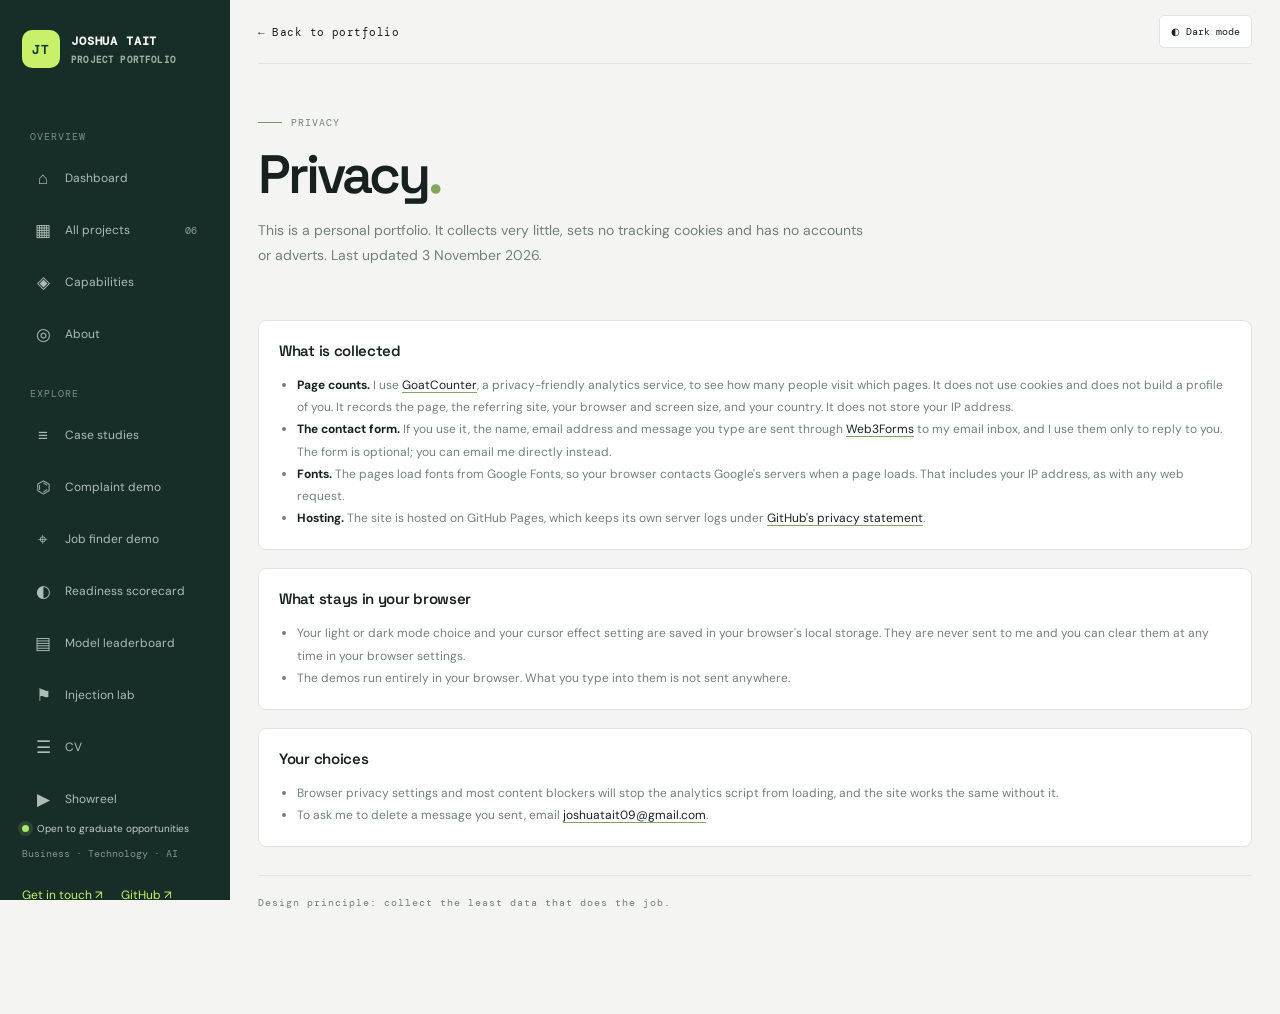
<file: privacy.html>
<!doctype html>
<html lang="en">
<head>
  <meta charset="utf-8">
  <meta name="viewport" content="width=device-width, initial-scale=1">
  <meta name="description" content="What this portfolio collects and what it does not: anonymous page counts, the optional contact form, and the data your browser keeps.">
  <meta name="theme-color" content="#f4f5f2" media="(prefers-color-scheme: light)">
  <meta name="theme-color" content="#111a17" media="(prefers-color-scheme: dark)">
  <link rel="manifest" href="manifest.webmanifest">
  <link rel="canonical" href="https://joshuat09.github.io/portfolio/privacy.html">
  <link rel="icon" href="favicon.svg" type="image/svg+xml">
  <link rel="icon" href="favicon-64.png" type="image/png" sizes="64x64">
  <link rel="apple-touch-icon" href="apple-touch-icon.png">
  <meta property="og:type" content="website">
  <meta property="og:site_name" content="Joshua Tait — Portfolio">
  <meta property="og:title" content="Privacy — Joshua Tait">
  <meta property="og:description" content="What this portfolio collects and what it does not: anonymous page counts, the optional contact form, and the data your browser keeps.">
  <meta property="og:url" content="https://joshuat09.github.io/portfolio/privacy.html">
  <meta property="og:image" content="https://joshuat09.github.io/portfolio/og/home.png">
  <meta property="og:image:width" content="1200">
  <meta property="og:image:height" content="630">
  <meta property="og:image:alt" content="Joshua Tait portfolio">
  <meta name="twitter:card" content="summary_large_image">
  <meta name="twitter:title" content="Privacy — Joshua Tait">
  <meta name="twitter:description" content="What this portfolio collects and what it does not: anonymous page counts, the optional contact form, and the data your browser keeps.">
  <meta name="twitter:image" content="https://joshuat09.github.io/portfolio/og/home.png">
  <title>Privacy — Joshua Tait</title>
  <link rel="preconnect" href="https://fonts.googleapis.com">
  <link rel="preconnect" href="https://fonts.gstatic.com" crossorigin>
  <link href="https://fonts.googleapis.com/css2?family=DM+Mono:wght@400;500&family=DM+Sans:wght@400;500;600;700&family=Space+Grotesk:wght@500;600;700&display=swap" rel="stylesheet">
  <link rel="stylesheet" href="style.css">
  <link rel="stylesheet" href="demo/complaint-demo.css">
  <link rel="stylesheet" href="demo/leaderboard.css">
</head>
<body class="has-sidebar">
  <script src="transition.js"></script>
  <a class="skip-link" href="#main-content">Skip to main content</a>
  <script>try{if(localStorage.getItem("portfolio-theme")==="dark")document.body.classList.add("dark-mode")}catch(e){}</script>
  <aside class="sidebar site-sidebar" id="site-nav">
      <a class="brand" href="index.html"><span class="brand-mark">JT</span><span>JOSHUA TAIT<small>PROJECT PORTFOLIO</small></span></a>
      <button class="menu-toggle" type="button" aria-expanded="false" aria-controls="site-nav"><i aria-hidden="true"></i><span>Menu</span></button>
      <div class="side-label">OVERVIEW</div>
      <nav aria-label="Portfolio">
        <a class="nav-link" href="index.html"><span>⌂</span> Dashboard</a>
        <a class="nav-link" href="index.html#projects"><span>▦</span> All projects <b>06</b></a>
        <a class="nav-link" href="index.html#capabilities"><span>◈</span> Capabilities</a>
        <a class="nav-link" href="index.html#about"><span>◎</span> About</a>
      </nav>
      <div class="side-label side-label-2">EXPLORE</div>
      <nav aria-label="Pages">
        <a class="nav-link" href="case-studies.html"><span>≡</span> Case studies</a>
        <a class="nav-link" href="complaints.html"><span>⌬</span> Complaint demo</a>
        <a class="nav-link" href="jobfinder.html"><span>⌖</span> Job finder demo</a>
        <a class="nav-link" href="readiness.html"><span>◐</span> Readiness scorecard</a>
        <a class="nav-link" href="leaderboard.html"><span>▤</span> Model leaderboard</a>
        <a class="nav-link" href="injection.html"><span>⚑</span> Injection lab</a>
        <a class="nav-link" href="cv.html"><span>☰</span> CV</a>
        <a class="nav-link" href="showreel.html"><span>▶</span> Showreel</a>
      </nav>
      <div class="sidebar-bottom">
        <div class="availability"><i></i><span>Open to graduate opportunities</span></div>
        <p>Business · Technology · AI</p>
        <a class="text-link" href="mailto:joshuatait09@gmail.com">Get in touch ↗</a>
        <a class="text-link side-github" href="https://github.com/joshuat09" target="_blank" rel="noopener">GitHub ↗</a>
      </div>
    </aside>
  <div class="cp" role="main" id="main-content" tabindex="-1">
    <header class="cp-top">
      <a class="cp-back" href="index.html">← Back to portfolio</a>
      <div class="cp-top-actions">
        <button class="theme-toggle" id="theme-toggle" type="button" aria-label="Switch to dark mode" aria-pressed="false">◐ <span>Dark mode</span></button>
      </div>
    </header>
    <section class="cp-hero">
      <div class="eyebrow"><span class="eyebrow-line"></span> PRIVACY</div>
      <h1>Privacy<span>.</span></h1>
      <p class="cp-lead">This is a personal portfolio. It collects very little, sets no tracking cookies and has no accounts or adverts. Last updated 3 November 2026.</p>
    </section>
    <section class="cp-card lb-block">
      <h2 class="cp-h">What is collected</h2>
      <ul class="lb-bullets">
        <li><b>Page counts.</b> I use <a href="https://www.goatcounter.com" target="_blank" rel="noopener">GoatCounter</a>, a privacy-friendly analytics service, to see how many people visit which pages. It does not use cookies and does not build a profile of you. It records the page, the referring site, your browser and screen size, and your country. It does not store your IP address.</li>
        <li><b>The contact form.</b> If you use it, the name, email address and message you type are sent through <a href="https://web3forms.com" target="_blank" rel="noopener">Web3Forms</a> to my email inbox, and I use them only to reply to you. The form is optional; you can email me directly instead.</li>
        <li><b>Fonts.</b> The pages load fonts from Google Fonts, so your browser contacts Google's servers when a page loads. That includes your IP address, as with any web request.</li>
        <li><b>Hosting.</b> The site is hosted on GitHub Pages, which keeps its own server logs under <a href="https://docs.github.com/en/site-policy/privacy-policies/github-general-privacy-statement" target="_blank" rel="noopener">GitHub's privacy statement</a>.</li>
      </ul>
    </section>
    <section class="cp-card lb-block">
      <h2 class="cp-h">What stays in your browser</h2>
      <ul class="lb-bullets">
        <li>Your light or dark mode choice and your cursor effect setting are saved in your browser's local storage. They are never sent to me and you can clear them at any time in your browser settings.</li>
        <li>The demos run entirely in your browser. What you type into them is not sent anywhere.</li>
      </ul>
    </section>
    <section class="cp-card lb-block">
      <h2 class="cp-h">Your choices</h2>
      <ul class="lb-bullets">
        <li>Browser privacy settings and most content blockers will stop the analytics script from loading, and the site works the same without it.</li>
        <li>To ask me to delete a message you sent, email <a href="mailto:joshuatait09@gmail.com">joshuatait09@gmail.com</a>.</li>
      </ul>
    </section>
    <footer class="cp-foot"><span>Design principle: collect the least data that does the job.</span></footer>
  </div>
  <script src="site-config.js"></script>
  <script src="demo/theme.js"></script>
  <script src="cursor.js"></script>
  <script src="menu.js"></script>
  <script src="palette.js"></script>
</body>
</html>
</file>
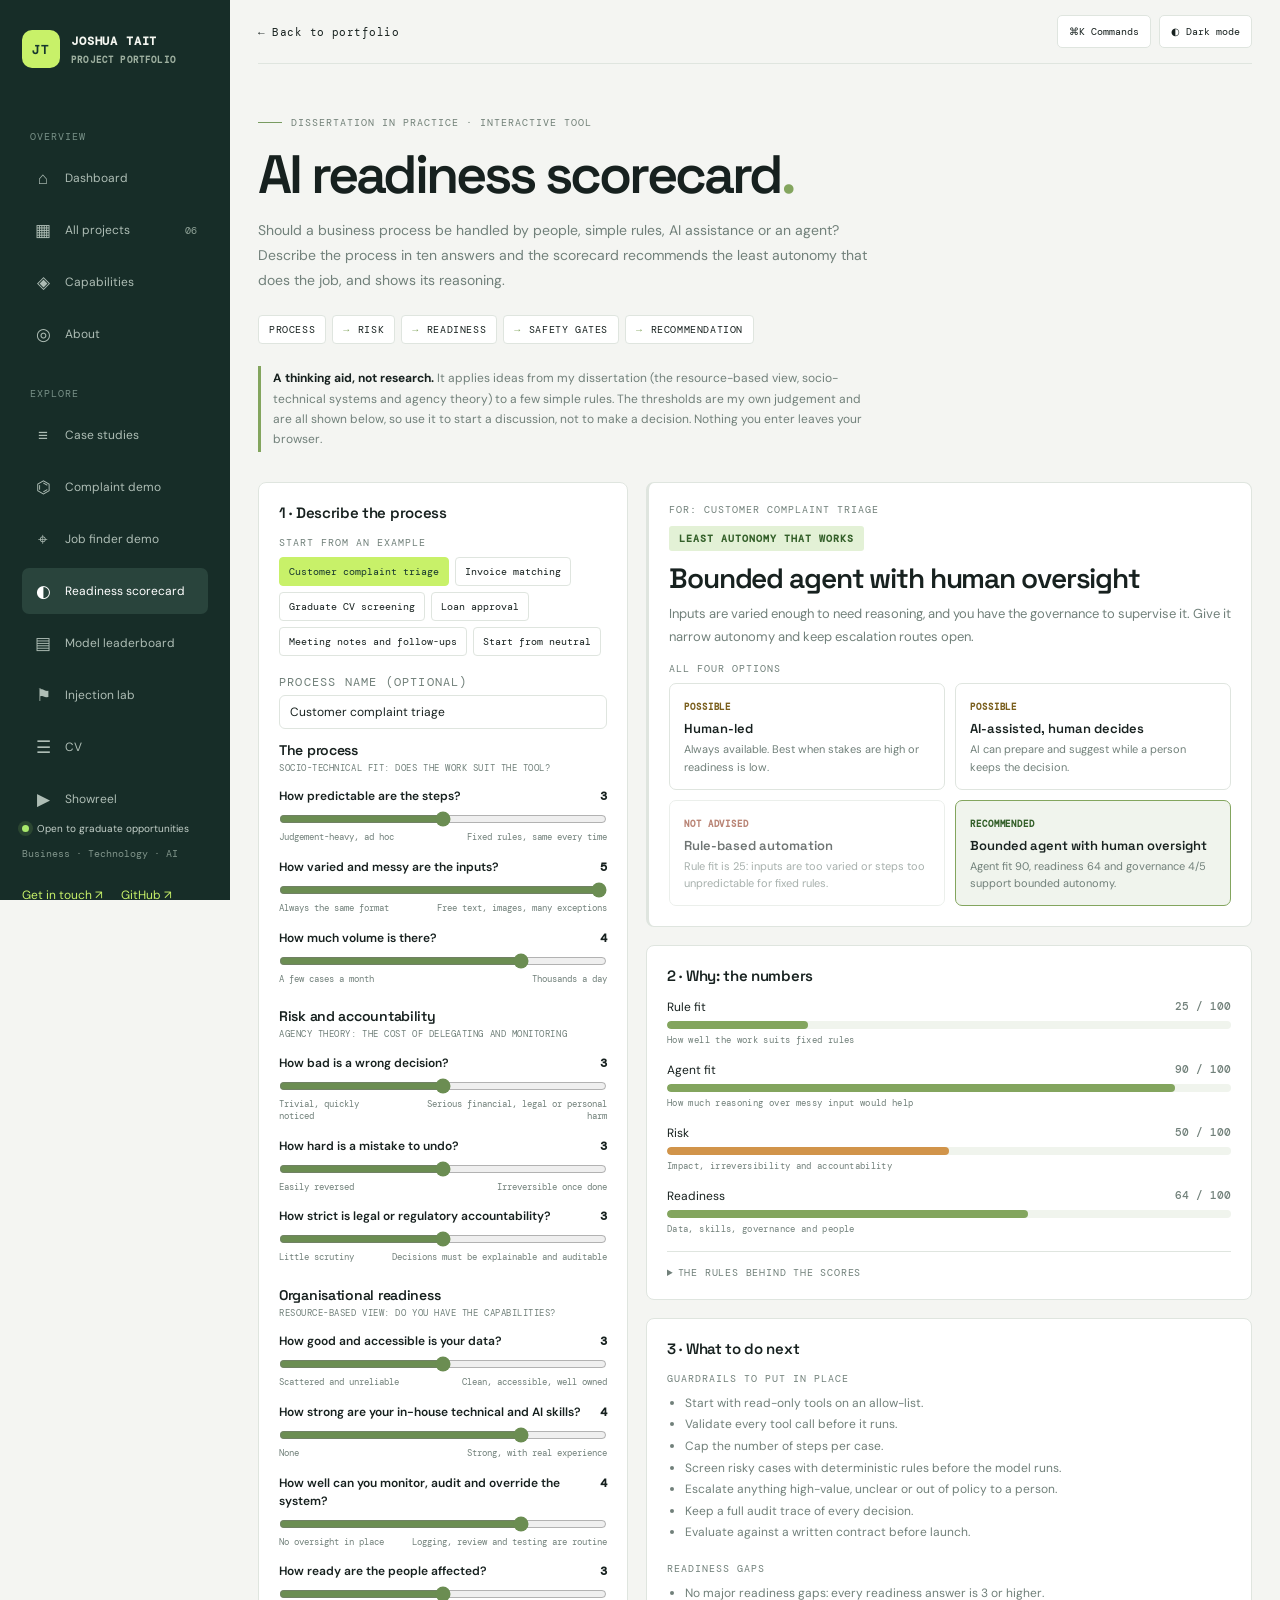
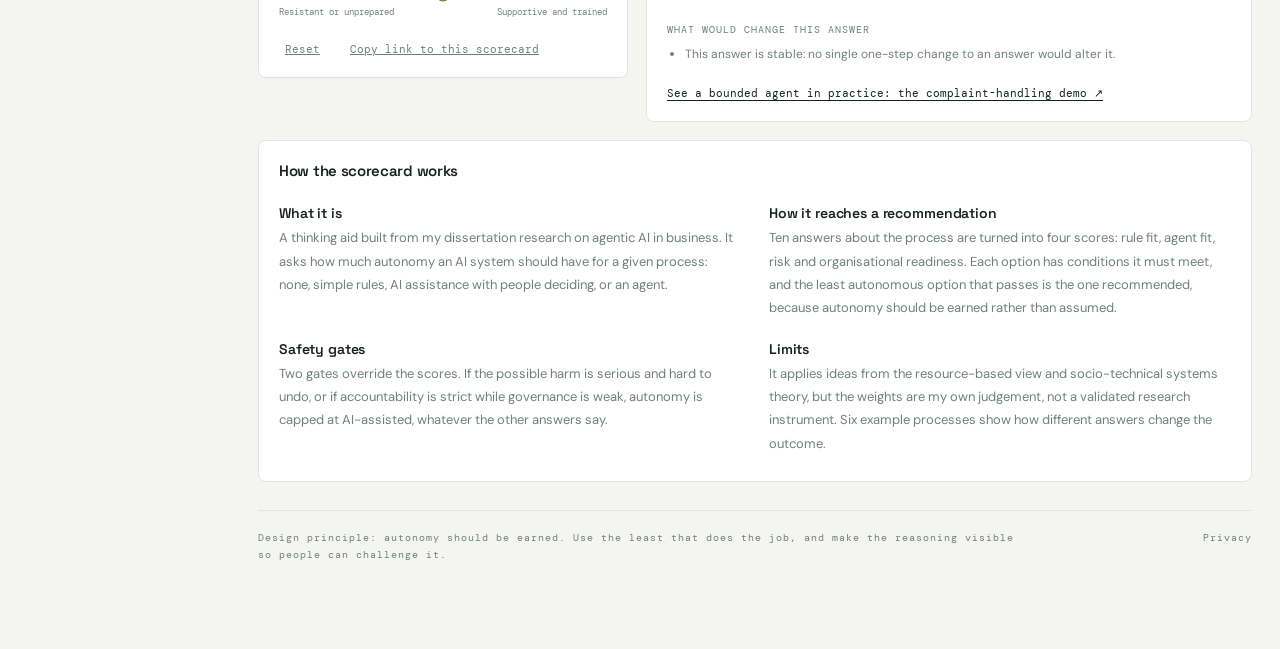
<file: readiness.html>
<!doctype html>
<html lang="en">
<head>
  <meta charset="utf-8">
  <meta name="viewport" content="width=device-width, initial-scale=1">
  <meta name="description" content="An interactive scorecard that recommends how much autonomy an AI system should have for a business process, based on risk, fit and organisational readiness.">
  <meta name="theme-color" content="#f4f5f2" media="(prefers-color-scheme: light)">
  <meta name="theme-color" content="#111a17" media="(prefers-color-scheme: dark)">
  <link rel="manifest" href="manifest.webmanifest">
  <link rel="canonical" href="https://joshuat09.github.io/portfolio/readiness.html">
  <link rel="icon" href="favicon.svg" type="image/svg+xml">
  <link rel="icon" href="favicon-64.png" type="image/png" sizes="64x64">
  <link rel="apple-touch-icon" href="apple-touch-icon.png">
  <meta property="og:type" content="website">
  <meta property="og:site_name" content="Joshua Tait — Portfolio">
  <meta property="og:title" content="AI Readiness Scorecard — Joshua Tait">
  <meta property="og:description" content="An interactive scorecard that recommends how much autonomy an AI system should have for a business process, based on risk, fit and organisational readiness.">
  <meta property="og:url" content="https://joshuat09.github.io/portfolio/readiness.html">
  <meta property="og:image" content="https://joshuat09.github.io/portfolio/og/readiness.png">
  <meta property="og:image:width" content="1200">
  <meta property="og:image:height" content="630">
  <meta property="og:image:alt" content="AI readiness scorecard recommending the least autonomy that works">
  <meta name="twitter:card" content="summary_large_image">
  <meta name="twitter:title" content="AI Readiness Scorecard — Joshua Tait">
  <meta name="twitter:description" content="An interactive scorecard that recommends how much autonomy an AI system should have for a business process, based on risk, fit and organisational readiness.">
  <meta name="twitter:image" content="https://joshuat09.github.io/portfolio/og/readiness.png">
  <title>AI Readiness Scorecard — Joshua Tait</title>
  <link rel="preconnect" href="https://fonts.googleapis.com">
  <link rel="preconnect" href="https://fonts.gstatic.com" crossorigin>
  <link href="https://fonts.googleapis.com/css2?family=DM+Mono:wght@400;500&family=DM+Sans:wght@400;500;600;700&family=Space+Grotesk:wght@500;600;700&display=swap" rel="stylesheet">
  <link rel="stylesheet" href="style.css">
  <link rel="stylesheet" href="demo/complaint-demo.css">
  <link rel="stylesheet" href="demo/readiness.css">
  <script type="application/ld+json">{"@context": "https://schema.org", "@type": "WebApplication", "name": "AI readiness scorecard", "url": "https://joshuat09.github.io/portfolio/readiness.html", "description": "An interactive scorecard that recommends how much autonomy an AI system should have for a business process, based on risk, fit and organisational readiness.", "applicationCategory": "BusinessApplication", "operatingSystem": "Any (runs in the browser)", "isAccessibleForFree": true, "inLanguage": "en-GB", "author": {"@type": "Person", "@id": "https://joshuat09.github.io/portfolio/#person", "name": "Joshua Tait", "url": "https://joshuat09.github.io/portfolio/"}, "isPartOf": {"@id": "https://joshuat09.github.io/portfolio/#site"}}</script>
</head>
<body class="has-sidebar">
  <script src="transition.js"></script>
  <a class="skip-link" href="#main-content">Skip to main content</a>
  <noscript><p style="margin:0;padding:12px 18px;background:#fff4d6;color:#4a3b10;font:13px sans-serif">This page needs JavaScript for its interactive parts. The written content is still readable.</p></noscript>
  <script>try{if(localStorage.getItem("portfolio-theme")==="dark")document.body.classList.add("dark-mode")}catch(e){}</script>
  <aside class="sidebar site-sidebar" id="site-nav">
      <a class="brand" href="index.html"><span class="brand-mark">JT</span><span>JOSHUA TAIT<small>PROJECT PORTFOLIO</small></span></a>
      <button class="menu-toggle" type="button" aria-expanded="false" aria-controls="site-nav"><i aria-hidden="true"></i><span>Menu</span></button>
      <div class="side-label">OVERVIEW</div>
      <nav aria-label="Portfolio">
        <a class="nav-link" href="index.html"><span>⌂</span> Dashboard</a>
        <a class="nav-link" href="index.html#projects"><span>▦</span> All projects <b>06</b></a>
        <a class="nav-link" href="index.html#capabilities"><span>◈</span> Capabilities</a>
        <a class="nav-link" href="index.html#about"><span>◎</span> About</a>
      </nav>
      <div class="side-label side-label-2">EXPLORE</div>
      <nav aria-label="Pages">
        <a class="nav-link" href="case-studies.html"><span>≡</span> Case studies</a>
        <a class="nav-link" href="complaints.html"><span>⌬</span> Complaint demo</a>
        <a class="nav-link" href="jobfinder.html"><span>⌖</span> Job finder demo</a>
        <a class="nav-link active" href="readiness.html" aria-current="page"><span>◐</span> Readiness scorecard</a>
        <a class="nav-link" href="leaderboard.html"><span>▤</span> Model leaderboard</a>
        <a class="nav-link" href="injection.html"><span>⚑</span> Injection lab</a>
        <a class="nav-link" href="cv.html"><span>☰</span> CV</a>
        <a class="nav-link" href="showreel.html"><span>▶</span> Showreel</a>
      </nav>
      <div class="sidebar-bottom">
        <div class="availability"><i></i><span>Open to graduate opportunities</span></div>
        <p>Business · Technology · AI</p>
        <a class="text-link" href="mailto:joshuatait09@gmail.com">Get in touch ↗</a>
        <a class="text-link side-github" href="https://github.com/joshuat09" target="_blank" rel="noopener">GitHub ↗</a>
      </div>
    </aside>
  <div class="cp" role="main" id="main-content" tabindex="-1">
    <header class="cp-top">
      <a class="cp-back" href="index.html#projects">← Back to portfolio</a>
      <div class="cp-top-actions">
        <button class="theme-toggle palette-trigger" type="button" data-open-palette aria-label="Open command palette (Ctrl+K)">⌘K <span>Commands</span></button>
        <button class="theme-toggle" id="theme-toggle" type="button" aria-label="Switch to dark mode" aria-pressed="false">◐ <span>Dark mode</span></button>
      </div>
    </header>

    <section class="cp-hero">
      <div class="eyebrow"><span class="eyebrow-line"></span> DISSERTATION IN PRACTICE · INTERACTIVE TOOL</div>
      <h1>AI readiness scorecard<span>.</span></h1>
      <p class="cp-lead">Should a business process be handled by people, simple rules, AI assistance or an agent? Describe the process in ten answers and the scorecard recommends the least autonomy that does the job, and shows its reasoning.</p>
      <ol class="cp-flow" aria-label="How the scorecard works">
        <li>Process</li><li>Risk</li><li>Readiness</li><li>Safety gates</li><li>Recommendation</li>
      </ol>
      <p class="cp-sim"><strong>A thinking aid, not research.</strong> It applies ideas from my dissertation (the resource-based view, socio-technical systems and agency theory) to a few simple rules. The thresholds are my own judgement and are all shown below, so use it to start a discussion, not to make a decision. Nothing you enter leaves your browser.</p>
    </section>

    <section class="cp-app">
      <div class="cp-card cp-input rd-input">
        <h2 class="cp-h">1 · Describe the process</h2>
        <div class="cp-label">Start from an example</div>
        <div class="cp-presets" id="rd-presets" role="group" aria-label="Example processes"></div>
        <label class="cp-field"><span class="cp-label">Process name (optional)</span><input type="text" id="rd-name" maxlength="60" placeholder="e.g. Customer refund requests" autocomplete="off"></label>
        <div id="rd-questions"></div>
        <div class="cp-actions"><button type="button" class="cp-reset" id="rd-reset">Reset</button><button type="button" class="cp-reset" id="rd-share">Copy link to this scorecard</button></div>
      </div>

      <div class="cp-results">
        <div class="cp-card rd-reco" id="rd-reco" aria-live="polite">
          <div class="cp-label" id="rd-for"></div>
          <div class="rd-badge" id="rd-badge"></div>
          <h2 class="rd-title" id="rd-title">Recommendation</h2>
          <p class="rd-summary" id="rd-summary"></p>
          <ul class="rd-gates" id="rd-gates"></ul>
          <div class="cp-label">All four options</div>
          <div class="rd-options" id="rd-options"></div>
        </div>

        <div class="cp-card">
          <h2 class="cp-h">2 · Why: the numbers</h2>
          <div id="rd-meters"></div>
          <details class="cp-data rd-rules">
            <summary>The rules behind the scores</summary>
            <ul class="rd-bullets">
              <li><b>Rule fit</b> = half "steps are predictable" + half "inputs are uniform".</li>
              <li><b>Agent fit</b> = 60% "inputs are messy" + 40% "volume is high".</li>
              <li><b>Risk</b> = 50% impact + 30% irreversibility + 20% accountability.</li>
              <li><b>Readiness</b> = 30% data + 25% skills + 30% governance + 15% people.</li>
              <li><b>Rules</b> are recommended when rule fit is 65+ and risk is under 75.</li>
              <li><b>An agent</b> needs agent fit 50+, readiness 55+, governance 3+ and risk under 65.</li>
              <li><b>Gates:</b> serious and hard-to-undo harm, or strict accountability with weak governance, cap autonomy at "AI-assisted".</li>
              <li>The least autonomous option that passes is the one recommended.</li>
            </ul>
          </details>
        </div>

        <div class="cp-card">
          <h2 class="cp-h">3 · What to do next</h2>
          <div class="cp-label">Guardrails to put in place</div>
          <ul class="rd-bullets" id="rd-guardrails"></ul>
          <div class="cp-label">Readiness gaps</div>
          <ul class="rd-bullets" id="rd-gaps"></ul>
          <div class="cp-label">What would change this answer</div>
          <ul class="rd-bullets" id="rd-flips"></ul>
          <a class="rd-link" id="rd-demo" href="complaints.html" hidden>See a bounded agent in practice: the complaint-handling demo ↗</a>
        </div>
      </div>
    </section>

    <section class="cp-card cp-explain" aria-labelledby="explain-title">
      <h2 class="cp-h" id="explain-title">How the scorecard works</h2>
      <div class="cp-explain-body">
        <div><h3>What it is</h3><p>A thinking aid built from my dissertation research on agentic AI in business. It asks how much autonomy an AI system should have for a given process: none, simple rules, AI assistance with people deciding, or an agent.</p></div>
        <div><h3>How it reaches a recommendation</h3><p>Ten answers about the process are turned into four scores: rule fit, agent fit, risk and organisational readiness. Each option has conditions it must meet, and the least autonomous option that passes is the one recommended, because autonomy should be earned rather than assumed.</p></div>
        <div><h3>Safety gates</h3><p>Two gates override the scores. If the possible harm is serious and hard to undo, or if accountability is strict while governance is weak, autonomy is capped at AI-assisted, whatever the other answers say.</p></div>
        <div><h3>Limits</h3><p>It applies ideas from the resource-based view and socio-technical systems theory, but the weights are my own judgement, not a validated research instrument. Six example processes show how different answers change the outcome.</p></div>
      </div>
    </section>

    <footer class="cp-foot">
      <span>Design principle: autonomy should be earned. Use the least that does the job, and make the reasoning visible so people can challenge it.</span>
      <nav class="cp-foot-links" aria-label="More"><a href="privacy.html">Privacy</a></nav>
    </footer>
  </div>

  <script src="site-config.js"></script>
  <script src="demo/theme.js"></script>
  <script src="demo/readiness-data.js"></script>
  <script src="demo/readiness-engine.js"></script>
  <script src="demo/readiness-ui.js"></script>
  <script src="cursor.js"></script>
  <script src="menu.js"></script>
  <script src="palette.js"></script>
</body>
</html>
</file>
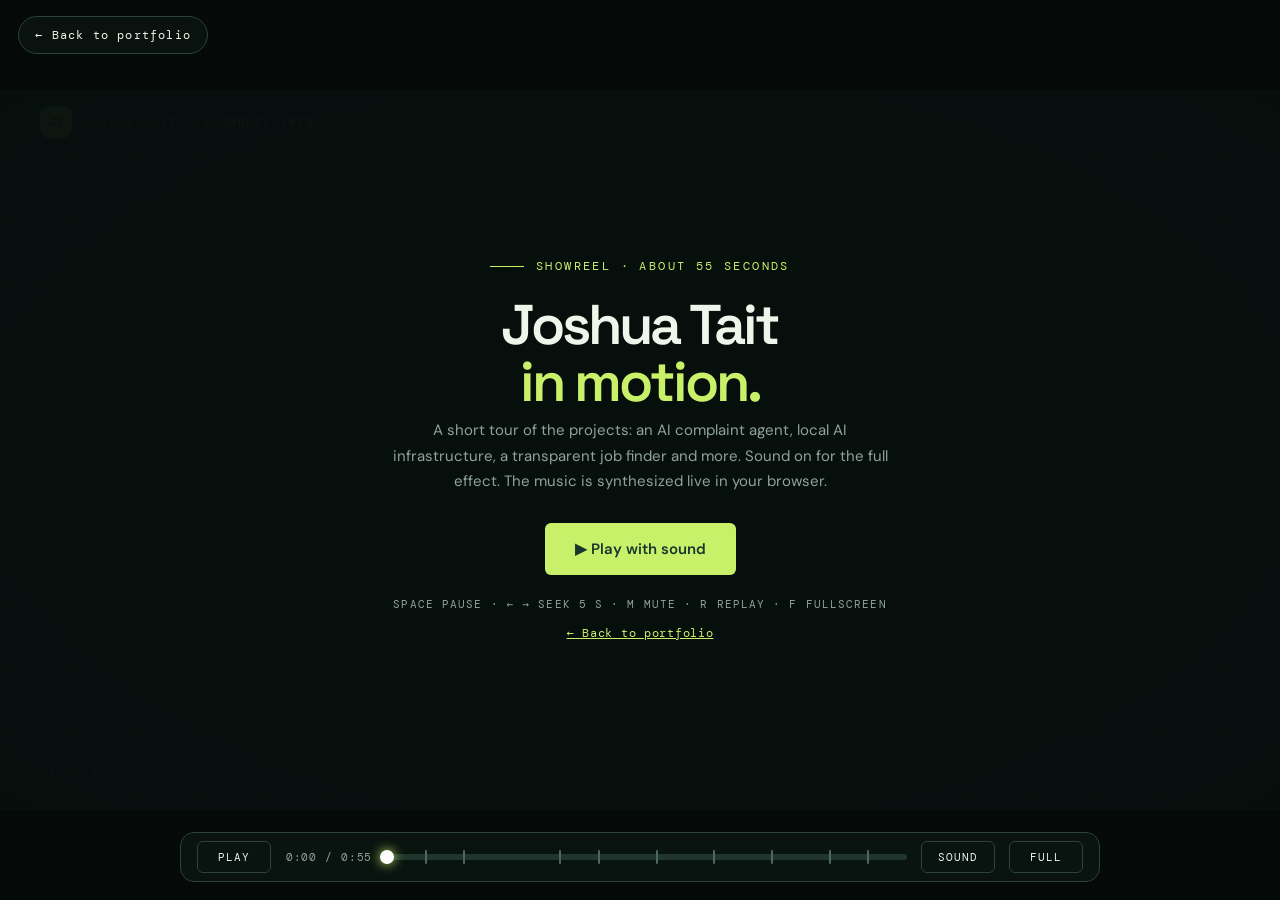
<file: showreel.html>
<!doctype html>
<html lang="en">
<head>
  <meta charset="utf-8">
  <meta name="viewport" content="width=device-width, initial-scale=1">
  <meta name="description" content="A 55-second motion showreel of Joshua Tait's AI and business projects, with a synthesized soundtrack.">
  <link rel="canonical" href="https://joshuat09.github.io/portfolio/showreel.html">
  <link rel="icon" href="favicon.svg" type="image/svg+xml">
  <link rel="icon" href="favicon-64.png" type="image/png" sizes="64x64">
  <link rel="apple-touch-icon" href="apple-touch-icon.png">
  <meta property="og:type" content="website">
  <meta property="og:site_name" content="Joshua Tait — Portfolio">
  <meta property="og:title" content="Showreel — Joshua Tait">
  <meta property="og:description" content="A 55-second motion showreel of Joshua Tait's AI and business projects, with a synthesized soundtrack.">
  <meta property="og:url" content="https://joshuat09.github.io/portfolio/showreel.html">
  <meta property="og:image" content="https://joshuat09.github.io/portfolio/og/showreel.png">
  <meta property="og:image:width" content="1200">
  <meta property="og:image:height" content="630">
  <meta property="og:image:alt" content="Joshua Tait showreel: a tour of the projects">
  <meta name="twitter:card" content="summary_large_image">
  <meta name="twitter:title" content="Showreel — Joshua Tait">
  <meta name="twitter:description" content="A 55-second motion showreel of Joshua Tait's AI and business projects, with a synthesized soundtrack.">
  <meta name="twitter:image" content="https://joshuat09.github.io/portfolio/og/showreel.png">
  <title>Showreel — Joshua Tait</title>
  <link rel="preconnect" href="https://fonts.googleapis.com">
  <link rel="preconnect" href="https://fonts.gstatic.com" crossorigin>
  <link href="https://fonts.googleapis.com/css2?family=DM+Mono:wght@400;500&family=DM+Sans:wght@400;500;600;700&family=Space+Grotesk:wght@500;600;700&display=swap" rel="stylesheet">
  <style>
    :root{--bg:#0b1411;--panel:#14241e;--line:#2b4338;--ink:#eef5ea;--muted:#8fa397;--acc:#c8f169;--deep:#193d35;--warn:#f2a58d;--beat:.5085s;--mono:"DM Mono",monospace;--sans:"DM Sans",sans-serif;--disp:"Space Grotesk",sans-serif}
    *{box-sizing:border-box;margin:0;padding:0}
    html,body{height:100%;background:#050a08;color:var(--ink);font-family:var(--sans);overflow:hidden}
    #viewport{position:fixed;inset:0}
    #stage{position:absolute;left:50%;top:50%;margin:-360px 0 0 -640px;width:1280px;height:720px;background:var(--bg);overflow:hidden;transform-origin:center;isolation:isolate}
    #stage.paused *{animation-play-state:paused!important}
    #stage::before{content:"";position:absolute;inset:0;background:linear-gradient(var(--line) 1px,transparent 1px) 0 0/64px 64px,linear-gradient(90deg,var(--line) 1px,transparent 1px) 0 0/64px 64px;opacity:.28;z-index:0}
    #stage::after{content:"";position:absolute;inset:0;background:radial-gradient(ellipse at 50% 50%,transparent 45%,#000a 100%);z-index:30;pointer-events:none}

    /* chrome */
    .chrome{position:absolute;left:0;right:0;top:0;height:64px;padding:0 40px;display:flex;align-items:center;justify-content:space-between;z-index:20;font:11px var(--mono);letter-spacing:.14em;color:var(--muted)}
    .chrome b{display:inline-grid;place-items:center;width:32px;height:32px;border-radius:9px;background:var(--acc);color:#17372e;font:700 12px var(--disp);letter-spacing:0;margin-right:12px}
    .chrome .left{display:flex;align-items:center}
    #chapter{color:var(--acc)}
    .progress{position:absolute;left:40px;right:40px;bottom:34px;height:2px;background:var(--line);z-index:20}
    .progress i{display:block;height:100%;width:0;background:var(--acc)}
    .counter{position:absolute;left:40px;bottom:46px;font:11px var(--mono);letter-spacing:.14em;color:var(--muted);z-index:20}

    /* scenes */
    .scene{position:absolute;inset:0;padding:110px 80px 80px;opacity:0;visibility:hidden;z-index:5}
    .scene.on{opacity:1;visibility:visible}
    .k{font:12px var(--mono);letter-spacing:.2em;color:var(--acc);margin-bottom:22px;display:flex;align-items:center;gap:12px}
    .k::before{content:"";width:34px;height:1px;background:var(--acc)}
    h1,h2{font-family:var(--disp);letter-spacing:-.05em;line-height:1.02;font-weight:600}
    h1,h2.h1-size{font-size:86px}h2{font-size:64px}
    em{font-style:normal;color:var(--acc)}
    .pulse{transform:scale(calc(1 + var(--pulse,0) * .012))}

    /* generic reveal */
    @keyframes rise{from{opacity:0;transform:translateY(60px);clip-path:inset(0 0 100% 0)}to{opacity:1;transform:none;clip-path:inset(0)}}
    @keyframes fade{from{opacity:0}to{opacity:1}}
    @keyframes pop{0%{opacity:0;transform:scale(.6)}70%{transform:scale(1.06)}100%{opacity:1;transform:scale(1)}}
    @keyframes slideL{from{opacity:0;transform:translateX(-60px)}to{opacity:1;transform:none}}
    @keyframes draw{from{transform:scaleX(0)}to{transform:scaleX(1)}}
    @keyframes spin{to{transform:rotate(360deg)}}
    @keyframes travel{0%{left:0;opacity:0}12%{opacity:1}88%{opacity:1}100%{left:calc(100% - 12px);opacity:0}}
    .on .w{display:inline-block;animation:rise .8s cubic-bezier(.2,.8,.2,1) both;animation-delay:calc(var(--i) * .14s + .15s)}
    .on .r{animation:rise .8s cubic-bezier(.2,.8,.2,1) both;animation-delay:calc(var(--d,0) * var(--beat))}
    .on .p{animation:pop .6s cubic-bezier(.2,.9,.3,1.2) both;animation-delay:calc(var(--d,0) * var(--beat))}
    .on .sl{animation:slideL .7s cubic-bezier(.2,.8,.2,1) both;animation-delay:calc(var(--d,0) * var(--beat))}

    /* s1 */
    .rings{position:absolute;right:-120px;top:50%;width:620px;height:620px;margin-top:-310px}
    .rings i{position:absolute;inset:0;border:1px solid var(--line);border-radius:50%}
    .rings i:nth-child(2){inset:70px;border-color:#3f6350}.rings i:nth-child(3){inset:150px;border-color:var(--acc);opacity:.6}
    .on .rings i{animation:spin 24s linear infinite}.on .rings i:nth-child(2){animation-duration:16s;animation-direction:reverse}.on .rings i:nth-child(3){animation-duration:10s}
    .rings i::after{content:"";position:absolute;top:-6px;left:50%;width:12px;height:12px;border-radius:50%;background:var(--acc)}
    .s1 .sub{margin-top:34px;font:13px var(--mono);letter-spacing:.14em;color:var(--muted)}

    /* s2 */
    .flow{display:flex;align-items:center;margin-top:50px}
    .node{width:280px;padding:26px 28px;border:1px solid var(--line);background:var(--panel);border-radius:14px}
    .node small{font:11px var(--mono);letter-spacing:.16em;color:var(--acc)}
    .node strong{display:block;font:600 42px var(--disp);letter-spacing:-.04em;margin:10px 0 6px}
    .node span{font-size:14px;color:var(--muted)}
    .link{position:relative;flex:1;height:2px;background:var(--line)}
    .link i{position:absolute;inset:0;background:var(--acc);transform-origin:left;transform:scaleX(0)}
    .on .link i{animation:draw .6s ease both;animation-delay:calc(var(--d) * var(--beat))}
    .link b{position:absolute;top:-5px;left:0;width:12px;height:12px;border-radius:50%;background:var(--acc);opacity:0;box-shadow:0 0 20px var(--acc)}
    .on .link b{animation:travel 1.1s ease-in-out infinite;animation-delay:calc(var(--d) * var(--beat) + .5s)}
    .chips{display:flex;flex-wrap:wrap;gap:12px;margin-top:50px}
    .chip{font:13px var(--mono);letter-spacing:.06em;padding:10px 16px;border:1px solid var(--line);border-radius:999px;background:#0f1d18}
    .chip.hot{border-color:var(--acc);color:var(--acc)}

    /* s3 */
    .pipe{display:flex;gap:10px;margin-top:6px}
    .stg{flex:1;padding:16px 14px;border:1px solid var(--line);background:var(--panel);border-radius:10px;font:11px var(--mono);letter-spacing:.1em;color:var(--muted);text-align:center;transition:.25s}
    .stg.hot{border-color:var(--acc);color:var(--acc);background:#1b3329;box-shadow:0 0 28px #c8f16933}
    .stg.bad{border-color:var(--warn);color:var(--warn);background:#33211c}
    .stg.skip{opacity:.3}
    .term{margin-top:26px;height:280px;border:1px solid var(--line);background:#09110e;border-radius:12px;padding:22px 26px;font:15px/1.9 var(--mono);color:#cfe0d3;overflow:hidden;white-space:pre}
    .term .ok{color:var(--acc)}.term .no{color:var(--warn)}.term .dim{color:var(--muted)}
    .caret::after{content:"▌";color:var(--acc);animation:blink .6s steps(1) infinite}
    @keyframes blink{50%{opacity:0}}
    .tag{display:inline-block;margin-top:4px;padding:3px 10px;border-radius:4px;font:600 12px var(--mono);letter-spacing:.08em;background:#33211c;color:var(--warn)}

    /* s4 */
    .stats{display:grid;grid-template-columns:repeat(4,1fr);gap:18px;margin-top:56px}
    .stat{padding:34px 26px;border:1px solid var(--line);background:var(--panel);border-radius:14px}
    .stat strong{display:block;font:600 120px/1 var(--disp);letter-spacing:-.06em;color:var(--acc)}
    .stat span{display:block;margin-top:16px;font:12px var(--mono);letter-spacing:.14em;color:var(--muted)}
    .stat.zero strong{color:var(--warn)}

    /* s5 */
    .infra{display:grid;grid-template-columns:330px 1fr 1fr;align-items:center;margin-top:48px;gap:0}
    .box{padding:26px;border:1px solid var(--line);background:var(--panel);border-radius:14px}
    .box.big{border-style:dashed;border-color:#3f6350}
    .box h3{font:600 26px var(--disp);letter-spacing:-.03em;margin-bottom:6px}
    .box small{font:11px var(--mono);letter-spacing:.12em;color:var(--acc)}
    .box p{font-size:14px;color:var(--muted);margin-top:6px}
    .spec{margin-top:12px;font:13px var(--mono);color:#cfe0d3;padding:9px 12px;border:1px solid var(--line);border-radius:8px;background:#0f1d18}
    .wire{position:relative;height:2px;background:var(--line);margin:0 18px}
    .wire i{position:absolute;top:-5px;width:12px;height:12px;border-radius:50%;background:var(--acc);box-shadow:0 0 18px var(--acc);animation:travel 1.2s linear infinite}
    .wire i:nth-child(2){animation-delay:.4s}.wire i:nth-child(3){animation-delay:.8s}
    .wire span{position:absolute;top:14px;left:0;right:0;text-align:center;font:10px var(--mono);letter-spacing:.1em;color:var(--muted);white-space:nowrap}
    .motto{margin-top:44px;font:600 34px var(--disp);letter-spacing:-.03em}

    /* s6 */
    .jf{display:grid;grid-template-columns:300px 1fr;gap:56px;align-items:center;margin-top:36px}
    .ring{--p:0;position:relative;width:280px;height:280px;border-radius:50%;background:conic-gradient(var(--acc) calc(var(--p) * 1%),#20352c 0);display:grid;place-items:center}
    .ring::before{content:"";position:absolute;inset:22px;border-radius:50%;background:var(--bg)}
    .ring strong{position:relative;font:600 100px var(--disp);letter-spacing:-.06em}
    .ring small{position:absolute;bottom:62px;font:12px var(--mono);letter-spacing:.14em;color:var(--muted)}
    .role{font:600 30px var(--disp);letter-spacing:-.03em}
    .role-sub{font:12px var(--mono);letter-spacing:.1em;color:var(--muted);margin:6px 0 24px}
    .bar{margin-bottom:14px}
    .bar div:first-child{display:flex;justify-content:space-between;font:12px var(--mono);letter-spacing:.06em;color:#cfe0d3;margin-bottom:6px}
    .bar .t{height:8px;border-radius:4px;background:#20352c;overflow:hidden}
    .bar .t i{display:block;height:100%;width:0;background:var(--acc);border-radius:4px}
    .strip{margin-top:30px;display:flex;gap:12px}

    /* s7 */
    .tiles{display:flex;gap:14px;margin-top:46px}
    .tile{width:128px;height:150px;perspective:600px}
    .tile div{width:100%;height:100%;display:grid;place-items:center;border-radius:12px;border:1px solid var(--line);background:var(--panel);font:700 78px var(--disp);color:var(--muted);transition:transform .55s cubic-bezier(.3,1.4,.5,1),background .3s,color .3s;transform-style:preserve-3d}
    .tile.flip div{transform:rotateX(360deg);background:var(--acc);color:#17372e;border-color:var(--acc)}
    .tile.flip.alt div{background:#ed866c;border-color:#ed866c}
    .cats{display:flex;gap:12px;margin-top:40px}
    .meta{margin-top:30px;font:13px var(--mono);letter-spacing:.14em;color:var(--muted)}

    /* s8 */
    .s8{transition:background .6s}
    .s8.light{--panel:#fff;--line:#d6e0d6;--ink:#17211f;--muted:#6b7a72;background:#f4f5f2;color:#17211f}
    .s8 h2,.s8 .row{transition:color .6s}
    .s8.light em{color:#5f8a3c}
    .pal{width:640px;border:1px solid var(--line);background:var(--panel);border-radius:14px;overflow:hidden;margin-top:36px;box-shadow:0 30px 80px #0008}
    .pal .in{padding:20px 24px;border-bottom:1px solid var(--line);font:18px var(--mono);min-height:62px}
    .pal .row{display:flex;gap:16px;padding:14px 24px;font-size:16px;transition:background .2s,color .2s}
    .pal .row b{width:70px;font:10px var(--mono);letter-spacing:.1em;opacity:.6;font-weight:400;padding-top:4px}
    .pal .row.sel{background:var(--acc);color:#17372e}
    .toggle{position:absolute;right:80px;top:230px;width:260px;padding:26px;border:1px solid var(--line);background:var(--panel);border-radius:14px;font:12px var(--mono);letter-spacing:.1em;color:var(--muted)}
    .sw{margin-top:16px;width:84px;height:44px;border-radius:22px;background:#20352c;position:relative;transition:.4s}
    .sw::after{content:"";position:absolute;top:5px;left:5px;width:34px;height:34px;border-radius:50%;background:var(--acc);transition:.4s}
    .s8.light .sw{background:#cfdcc9}.s8.light .sw::after{left:45px;background:#17372e}

    /* s9 */
    .cloud{display:flex;flex-wrap:wrap;gap:16px;margin-top:46px;max-width:1000px}
    .big{font:600 30px var(--disp);letter-spacing:-.03em;padding:16px 26px;border:1px solid var(--line);border-radius:14px;background:var(--panel)}
    .big.hot{background:var(--acc);color:#17372e;border-color:var(--acc)}

    /* s10 */
    .s10{display:flex;flex-direction:column;justify-content:center}
    .url{margin-top:36px;font:20px var(--mono);letter-spacing:.06em;color:var(--acc)}
    .avail{margin-top:26px;display:inline-flex;align-items:center;gap:10px;font:13px var(--mono);letter-spacing:.12em;color:#cfe0d3;padding:12px 18px;border:1px solid var(--line);border-radius:999px;align-self:flex-start}
    .avail i{width:9px;height:9px;border-radius:50%;background:var(--acc);box-shadow:0 0 0 5px #c8f16930}

    /* transition layer */
    #fx{position:absolute;inset:0;z-index:40;pointer-events:none}
    #fx>div{position:absolute;background:var(--acc);will-change:transform,clip-path}
    #fx>div::after{content:"";position:absolute;inset:0;background:var(--deep);transform:translateX(-100%)}

    /* start / end cards */
    #card{position:absolute;inset:0;z-index:60;display:grid;place-items:center;background:#07100dee;text-align:center;transition:opacity .5s}
    #card.hide{opacity:0;pointer-events:none}
    #card h2{font-size:56px;margin:10px 0 8px}
    #card p{color:var(--muted);font-size:15px;max-width:520px;margin:0 auto 28px;line-height:1.7}
    #card button{font:600 15px var(--sans);padding:16px 30px;border:0;border-radius:6px;background:var(--acc);color:#17372e;cursor:pointer}
    #card button:hover{filter:brightness(1.08)}
    #card .keys{margin-top:22px;font:11px var(--mono);letter-spacing:.1em;color:var(--muted)}
    #card a{color:var(--acc);font:12px var(--mono);letter-spacing:.06em;display:inline-block;margin-top:14px}
    /* playback controls */
    #backBtn{position:fixed;left:18px;top:16px;z-index:120;font:12px var(--mono);letter-spacing:.1em;color:var(--ink);text-decoration:none;padding:10px 16px;border:1px solid var(--line);border-radius:999px;background:#0b1411d9;backdrop-filter:blur(6px);opacity:.7;transition:opacity .25s,background .25s}
    #backBtn:hover,#backBtn:focus-visible,.ui-on #backBtn{opacity:1}
    #backBtn:hover{background:var(--acc);color:#17372e}
    #ctl{position:fixed;left:50%;bottom:18px;transform:translateX(-50%);width:min(920px,calc(100% - 32px));z-index:120;display:flex;align-items:center;gap:14px;padding:8px 16px;border:1px solid var(--line);border-radius:14px;background:#0b1411e6;backdrop-filter:blur(8px);opacity:0;transition:opacity .3s}
    .ui-on #ctl,#ctl:focus-within{opacity:1}
    #ctl button{font:11px var(--mono);letter-spacing:.1em;color:var(--ink);background:transparent;border:1px solid var(--line);border-radius:6px;padding:8px 12px;cursor:pointer;min-width:74px}
    #ctl button:hover,#ctl button:focus-visible{background:var(--acc);color:#17372e;border-color:var(--acc)}
    #tm{font:11px var(--mono);letter-spacing:.08em;color:var(--muted);min-width:88px;text-align:center}
    #seek{position:relative;flex:1;height:30px;display:flex;align-items:center;cursor:pointer;touch-action:none}
    #seek:focus-visible{outline:2px solid var(--acc);outline-offset:2px;border-radius:4px}
    #seekTrack{position:relative;width:100%;height:6px;border-radius:3px;background:#20352c}
    #seekFill{position:absolute;left:0;top:0;bottom:0;width:0;border-radius:3px;background:var(--acc)}
    #knob{position:absolute;top:50%;left:0;width:14px;height:14px;margin:-7px 0 0 -7px;border-radius:50%;background:#fff;box-shadow:0 0 12px var(--acc)}
    .mk{position:absolute;top:-4px;width:2px;height:14px;margin-left:-1px;background:#4b6a5a;border-radius:1px}
    #thin{position:fixed;left:0;bottom:0;height:3px;width:0;background:var(--acc);z-index:119}
    @media(max-width:640px){#tm{display:none}#ctl button{min-width:0;padding:8px}}
    @media(prefers-reduced-motion:reduce){.on .w,.on .r,.on .p,.on .sl{animation-duration:.01s}.rings i{animation:none!important}}
    @view-transition { navigation: auto; }
    @media (prefers-reduced-motion: reduce) { @view-transition { navigation: none; } }
  </style>
</head>
<body data-cursor="dark">
  <script src="transition.js"></script>
  <div id="viewport">
    <div id="stage">
      <div class="chrome"><div class="left"><b>JT</b>JOSHUA TAIT · SHOWREEL 2026</div><div id="chapter"></div></div>
      <div class="counter" id="counter" style="bottom:30px">01 / 10</div>

      <section class="scene s1" data-chapter="INTRO">
        <div class="rings"><i></i><i></i><i></i></div>
        <div class="k r" style="--d:0">BUSINESS MEETS TECHNOLOGY</div>
        <h1 class="pulse"><span class="w" style="--i:0">Building</span> <span class="w" style="--i:1">at the</span><br><span class="w" style="--i:2"><em>intersection</em></span> <span class="w" style="--i:3">of AI</span><br><span class="w" style="--i:4">and business.</span></h1>
        <div class="sub r" style="--d:4">JOSHUA TAIT · BUSINESS STUDIES · UNIVERSITY OF STRATHCLYDE</div>
      </section>

      <section class="scene s2" data-chapter="01 · THE WAY I WORK">
        <div class="k r" style="--d:0">IDEA TO APPLICATION</div>
        <h2 class="r" style="--d:1">Ideas, built, <em>tested.</em></h2>
        <div class="flow">
          <div class="node p" style="--d:1.5"><small>01</small><strong>IDEAS</strong><span>Business problems, broken down</span></div>
          <div class="link" style="--d:2.2"><i></i><b></b></div>
          <div class="node p" style="--d:2.8"><small>02</small><strong>BUILD</strong><span>Working prototypes, not slides</span></div>
          <div class="link" style="--d:3.5"><i></i><b></b></div>
          <div class="node p" style="--d:4"><small>03</small><strong>TEST</strong><span>Repeatable, honest evaluation</span></div>
        </div>
        <div class="chips"><span class="chip hot p" style="--d:4.6">Python</span><span class="chip p" style="--d:4.9">JavaScript</span><span class="chip p" style="--d:5.2">pytest</span><span class="chip p" style="--d:5.5">Git</span><span class="chip p" style="--d:5.8">GitHub Pages</span></div>
      </section>

      <section class="scene s3" data-chapter="02 · COMPLAINT AGENT">
        <div class="k r" style="--d:0">FLAGSHIP · AGENTIC AI</div>
        <h2 class="r" style="--d:1">Bounded autonomy, <em>human oversight.</em></h2>
        <div class="pipe r" style="--d:2;margin-top:30px"><div class="stg" data-i="0">COMPLAINT</div><div class="stg" data-i="1">SAFETY SCREEN</div><div class="stg" data-i="2">MODEL</div><div class="stg" data-i="3">TOOL VALIDATION</div><div class="stg" data-i="4">OUTCOME</div></div>
        <div class="term r" style="--d:2.5" id="term"></div>
      </section>

      <section class="scene s4" data-chapter="03 · SAFETY BY DESIGN">
        <div class="k r" style="--d:0">DETERMINISTIC CONTROLS</div>
        <h2 class="r" style="--d:1">The model suggests. <em>Code decides.</em></h2>
        <div class="stats">
          <div class="stat p" style="--d:2.5"><strong data-to="8">0</strong><span>MODEL CALLS MAX</span></div>
          <div class="stat p" style="--d:3.2"><strong data-to="4">0</strong><span>READ-ONLY TOOLS</span></div>
          <div class="stat zero p" style="--d:3.9"><strong data-to="0">0</strong><span>REFUND TOOLS</span></div>
          <div class="stat p" style="--d:4.6"><strong data-to="10">0</strong><span>REAL TEST CASES</span></div>
        </div>
      </section>

      <section class="scene s5" data-chapter="04 · LOCAL AI">
        <div class="k r" style="--d:0">PRIVATE · SELF-HOSTED</div>
        <h2 class="r" style="--d:1">Runs on my own <em>machine.</em></h2>
        <div class="infra">
          <div class="box big sl" style="--d:3"><small>THIS PC</small><h3>Windows 11</h3><div class="spec">Ryzen 5 5600X</div><div class="spec">32 GB RAM</div><div class="spec">RTX 3060 Ti</div></div>
          <div class="sl" style="--d:4;display:flex;align-items:center"><div class="wire" style="flex:1"><i></i><i></i><i></i><span>HTTP /api/chat</span></div><div class="box" style="width:250px"><small>OLLAMA 0.40</small><h3>127.0.0.1</h3><p>:11434 · loopback only</p></div></div>
          <div class="sl" style="--d:6;display:flex;align-items:center"><div class="wire" style="flex:1"><i></i><i></i><i></i><span>loads</span></div><div class="box" style="width:250px;border-color:var(--acc)"><small>MODEL</small><h3>qwen3:4b</h3><p>2.5 GB · local weights</p></div></div>
        </div>
        <div class="motto r" style="--d:8">No API keys. No paid inference. <em>No cloud.</em></div>
      </section>

      <section class="scene s6" data-chapter="05 · JOB FINDER">
        <div class="k r" style="--d:0">TRANSPARENT SCORING</div>
        <h2 class="r" style="--d:1">Every point is <em>explainable.</em></h2>
        <div class="jf">
          <div class="ring p" style="--d:2" id="ring"><strong id="score">0</strong><small>/ 100</small></div>
          <div>
            <div class="role r" style="--d:2.5">AI Operations Graduate</div>
            <div class="role-sub r" style="--d:3">FICTIONAL ROLE · EXAMPLE PROFILE</div>
            <div class="bar"><div><span>SKILLS</span><span data-pts="40">0 / 40</span></div><div class="t"><i data-w="100"></i></div></div>
            <div class="bar"><div><span>LOCATION + MODE</span><span data-pts="20">0 / 20</span></div><div class="t"><i data-w="100"></i></div></div>
            <div class="bar"><div><span>SALARY</span><span data-pts="15">0 / 15</span></div><div class="t"><i data-w="100"></i></div></div>
            <div class="bar"><div><span>SECTOR</span><span data-pts="15">0 / 15</span></div><div class="t"><i data-w="100"></i></div></div>
            <div class="bar"><div><span>LEVEL</span><span data-pts="10">0 / 10</span></div><div class="t"><i data-w="100"></i></div></div>
          </div>
        </div>
        <div class="strip"><span class="chip hot p" style="--d:9">35 skills</span><span class="chip p" style="--d:9.4">22 roles</span><span class="chip p" style="--d:9.8">7 job sources</span></div>
      </section>

      <section class="scene s7" data-chapter="06 · GUESSED">
        <div class="k r" style="--d:0">PUBLISHED WEB APP</div>
        <h2 class="r" style="--d:1">A daily guessing game, <em>shipped.</em></h2>
        <div class="tiles" id="tiles"></div>
        <div class="cats"><span class="chip p" style="--d:6">PRICE</span><span class="chip p" style="--d:6.3">SCALE</span><span class="chip p" style="--d:6.6">HUMAN</span><span class="chip p" style="--d:6.9">CROWD</span><span class="chip p" style="--d:7.2">TIME</span></div>
        <div class="meta r" style="--d:7.5">117 SOURCED QUESTIONS · VANILLA JS · GITHUB PAGES</div>
      </section>

      <section class="scene s8" data-chapter="07 · DETAILS">
        <div class="k r" style="--d:0">QUALITY OF LIFE</div>
        <h2 class="r" style="--d:1">Command palette. <em>Dark mode.</em></h2>
        <div class="pal r" style="--d:2"><div class="in" id="palin"></div><div class="row"><b>GO TO</b>Complaint-handling demo</div><div class="row"><b>GO TO</b>Graduate job finder demo</div><div class="row"><b>PROJECT</b>Agentic Customer Complaint System</div></div>
        <div class="toggle p" style="--d:4">DARK MODE<div class="sw"></div></div>
      </section>

      <section class="scene s9" data-chapter="08 · THE STACK">
        <div class="k r" style="--d:0">KEEPING IT SIMPLE</div>
        <h2 class="r" style="--d:1">Static. Local. <em>Tested.</em></h2>
        <div class="cloud">
          <span class="big hot p" style="--d:2.3">GitHub Pages</span><span class="big p" style="--d:2.8">Vanilla JS</span><span class="big p" style="--d:3.3">No backend</span><span class="big p" style="--d:3.8">No paid APIs</span><span class="big p" style="--d:4.3">pytest</span><span class="big p" style="--d:4.8">node --test</span><span class="big p" style="--d:5.3">Ollama</span><span class="big hot p" style="--d:5.8">Architecture diagrams</span>
        </div>
      </section>

      <section class="scene s10" data-chapter="THANKS">
        <div class="k r" style="--d:0">THANKS FOR WATCHING</div>
        <h2 class="pulse h1-size"><span class="w" style="--i:0">Built to show</span><br><span class="w" style="--i:1"><em>the work.</em></span></h2>
        <div class="url r" style="--d:4">joshuat09.github.io/portfolio</div>
        <div class="avail r" style="--d:5"><i></i>OPEN TO GRADUATE OPPORTUNITIES</div>
      </section>

      <div id="fx"></div>

      <div id="card">
        <div>
          <div class="k" style="justify-content:center">SHOWREEL · ABOUT 55 SECONDS</div>
          <h2 id="cardTitle">Joshua Tait<br><em>in motion.</em></h2>
          <p id="cardText">A short tour of the projects: an AI complaint agent, local AI infrastructure, a transparent job finder and more. Sound on for the full effect. The music is synthesized live in your browser.</p>
          <button id="playBtn" type="button">▶ Play with sound</button>
          <div class="keys">SPACE PAUSE · ← → SEEK 5 S · M MUTE · R REPLAY · F FULLSCREEN</div>
          <a href="index.html">← Back to portfolio</a>
        </div>
      </div>
    </div>
  </div>

<a id="backBtn" href="index.html">← Back to portfolio</a>
  <div id="ctl">
    <button id="pp" type="button" aria-label="Play or pause">PLAY</button>
    <span id="tm">0:00 / 0:00</span>
    <div id="seek" role="slider" tabindex="0" aria-label="Playback position" aria-valuemin="0" aria-valuemax="100" aria-valuenow="0"><div id="seekTrack"><i id="seekFill"></i><b id="knob"></b></div></div>
    <button id="mt" type="button" aria-label="Mute or unmute">SOUND</button>
    <button id="fs" type="button" aria-label="Toggle fullscreen">FULL</button>
  </div>
  <i id="thin"></i>

<script>
(function () {
  'use strict';
  const BPM = 118, SPB = 60 / BPM, BAR = SPB * 4;
  const SCENE_BARS = [2, 2, 5, 2, 3, 3, 3, 3, 2, 2];                 // 27 bars, about 55 s
  const BARS = SCENE_BARS.reduce((a, b) => a + b, 0);
  const STARTS = []; SCENE_BARS.reduce((t, b) => { STARTS.push(t); return t + b * BAR; }, 0);
  const TOTAL = SCENE_BARS.reduce((a, b) => a + b, 0) * BAR;
  const TRANS = ['bars', 'iris', 'slice', 'sweep', 'glitch', 'bars', 'iris', 'sweep', 'slice'];
  const reduce = window.matchMedia && matchMedia('(prefers-reduced-motion: reduce)').matches;

  const $ = s => document.querySelector(s);
  const stage = $('#stage'), scenes = [...document.querySelectorAll('.scene')], fx = $('#fx'), card = $('#card');
  let ctx = null, comp = null, master = null, padBus = null, delay = null, noiseBuf = null;
  let T0 = 0, current = -1, running = false, paused = false, muted = false, nextStep = 0, stepIdx = 0, timer = null, rafId = 0, fired = {}, scrubT = null;

  /* ---------- fit to window ---------- */
  function fit() { const s = Math.min(innerWidth / 1280, innerHeight / 720); stage.style.transform = `scale(${s})`; }
  addEventListener('resize', fit); fit();

  /* ---------- tiles for scene 7 ---------- */
  'GUESSED'.split('').forEach((ch, i) => { const t = document.createElement('div'); t.className = 'tile'; const d = document.createElement('div'); d.textContent = '?'; d.dataset.ch = ch; t.append(d); if (i === 0 || i === 6) t.dataset.alt = '1'; $('#tiles').append(t); });

  /* ---------- audio engine ---------- */
  const mtof = m => 440 * Math.pow(2, (m - 69) / 12);
  const CH = [[57, 60, 64], [57, 60, 65], [55, 60, 64], [55, 59, 62]];   // Am F C G
  const ROOT = [45, 41, 48, 43];
  const SCENE_BAR_START = []; SCENE_BARS.reduce((b, n) => { SCENE_BAR_START.push(b); return b + n; }, 0);

  function buildBus() {
    const b = {};
    b.master = ctx.createGain(); b.master.gain.value = muted ? .0001 : .9; b.master.connect(comp);
    b.padBus = ctx.createGain(); b.padBus.connect(b.master);
    b.delay = ctx.createDelay(1); b.delay.delayTime.value = SPB * .75;
    const fb = ctx.createGain(); fb.gain.value = .32; const dl = ctx.createBiquadFilter(); dl.type = 'lowpass'; dl.frequency.value = 2400;
    b.delay.connect(dl); dl.connect(fb); fb.connect(b.delay); dl.connect(b.master);
    return b;
  }
  function useBus(b) { master = b.master; padBus = b.padBus; delay = b.delay; }
  function initAudio() {
    const AC = window.AudioContext || window.webkitAudioContext;
    if (!AC) return;
    ctx = new AC();
    comp = ctx.createDynamicsCompressor(); comp.threshold.value = -14; comp.ratio.value = 4; comp.connect(ctx.destination);
    noiseBuf = ctx.createBuffer(1, ctx.sampleRate, ctx.sampleRate);
    const d = noiseBuf.getChannelData(0); for (let i = 0; i < d.length; i++) d[i] = Math.random() * 2 - 1;
    useBus(buildBus());
  }
  // Seeking cuts the old bus (ringing pads, echoes) and starts a fresh one so nothing overlaps.
  function swapBus() {
    const old = master, now = ctx.currentTime;
    old.gain.cancelScheduledValues(now); old.gain.setValueAtTime(old.gain.value, now); old.gain.linearRampToValueAtTime(.0001, now + .04);
    setTimeout(() => { try { old.disconnect(); } catch (e) {} }, 900);
    useBus(buildBus());
  }
  const env = (g, t, a, peak, dec) => { g.gain.cancelScheduledValues(t); g.gain.setValueAtTime(0.0001, t); g.gain.linearRampToValueAtTime(peak, t + a); g.gain.exponentialRampToValueAtTime(0.0001, t + a + dec); };
  const noise = (t, dur) => { const s = ctx.createBufferSource(); s.buffer = noiseBuf; s.loop = true; s.start(t); s.stop(t + dur); return s; };

  function kick(t) {
    const o = ctx.createOscillator(), g = ctx.createGain(); o.type = 'sine';
    o.frequency.setValueAtTime(150, t); o.frequency.exponentialRampToValueAtTime(42, t + .13);
    env(g, t, .002, 1, .4); o.connect(g); g.connect(master); o.start(t); o.stop(t + .5);
    padBus.gain.cancelScheduledValues(t); padBus.gain.setValueAtTime(.35, t); padBus.gain.linearRampToValueAtTime(1, t + .22);
  }
  function hat(t, open) {
    const s = noise(t, .2), f = ctx.createBiquadFilter(), g = ctx.createGain(); f.type = 'highpass'; f.frequency.value = 7500;
    env(g, t, .001, open ? .12 : .07, open ? .12 : .035); s.connect(f); f.connect(g); g.connect(master);
  }
  function clap(t) {
    [0, .012, .024].forEach((o, i) => { const s = noise(t + o, .2), f = ctx.createBiquadFilter(), g = ctx.createGain(); f.type = 'bandpass'; f.frequency.value = 1600; f.Q.value = .9;
      env(g, t + o, .001, .22, i === 2 ? .18 : .02); s.connect(f); f.connect(g); g.connect(master); });
  }
  function bass(t, m, dur) {
    const o = ctx.createOscillator(), f = ctx.createBiquadFilter(), g = ctx.createGain(); o.type = 'sawtooth'; o.frequency.value = mtof(m);
    f.type = 'lowpass'; f.frequency.setValueAtTime(900, t); f.frequency.exponentialRampToValueAtTime(180, t + dur); f.Q.value = 6;
    env(g, t, .005, .3, dur); o.connect(f); f.connect(g); g.connect(master); o.start(t); o.stop(t + dur + .05);
  }
  function pluck(t, m, vol) {
    const o = ctx.createOscillator(), o2 = ctx.createOscillator(), f = ctx.createBiquadFilter(), g = ctx.createGain();
    o.type = 'sawtooth'; o2.type = 'square'; o.frequency.value = mtof(m); o2.frequency.value = mtof(m) * 1.004;
    f.type = 'lowpass'; f.frequency.setValueAtTime(3600, t); f.frequency.exponentialRampToValueAtTime(500, t + .2);
    env(g, t, .002, vol, .2); o.connect(f); o2.connect(f); f.connect(g); g.connect(master); g.connect(delay); o.start(t); o2.start(t); o.stop(t + .3); o2.stop(t + .3);
  }
  function pad(t, chord) {
    chord.forEach(m => [-6, 6].forEach(det => {
      const o = ctx.createOscillator(), f = ctx.createBiquadFilter(), g = ctx.createGain(); o.type = 'sawtooth'; o.frequency.value = mtof(m - 12); o.detune.value = det;
      f.type = 'lowpass'; f.frequency.value = 1100;
      g.gain.setValueAtTime(.0001, t); g.gain.linearRampToValueAtTime(.032, t + .5); g.gain.linearRampToValueAtTime(.0001, t + BAR + .3);
      o.connect(f); f.connect(g); g.connect(padBus); o.start(t); o.stop(t + BAR + .4);
    }));
  }
  function boom(t) {
    const o = ctx.createOscillator(), g = ctx.createGain(); o.type = 'sine'; o.frequency.setValueAtTime(70, t); o.frequency.exponentialRampToValueAtTime(28, t + .9);
    env(g, t, .004, .9, 1); o.connect(g); g.connect(master); o.start(t); o.stop(t + 1.1);
    const s = noise(t, 1), f = ctx.createBiquadFilter(), ng = ctx.createGain(); f.type = 'lowpass'; f.frequency.setValueAtTime(5000, t); f.frequency.exponentialRampToValueAtTime(200, t + .8);
    env(ng, t, .002, .35, .8); s.connect(f); f.connect(ng); ng.connect(master);
  }
  function riser(t, dur) {
    const s = noise(t, dur + .1), f = ctx.createBiquadFilter(), g = ctx.createGain(); f.type = 'bandpass'; f.Q.value = 1.5;
    f.frequency.setValueAtTime(300, t); f.frequency.exponentialRampToValueAtTime(7000, t + dur);
    g.gain.setValueAtTime(.0001, t); g.gain.linearRampToValueAtTime(.22, t + dur); g.gain.linearRampToValueAtTime(.0001, t + dur + .05);
    s.connect(f); f.connect(g); g.connect(master);
  }

  function scheduleStep(i, t) {
    const bar = Math.floor(i / 16), s = i % 16, c = bar % 4;
    const boundary = SCENE_BAR_START.indexOf(bar);
    if (s === 0) { pad(t, CH[c]); if (boundary > 0) boom(t); }
    if (s === 8 && SCENE_BAR_START.indexOf(bar + 1) > 0) riser(t, BAR / 2);
    const intro = bar < 2, main = bar >= 2 && bar < BARS - 3, outro = bar >= BARS - 3;
    if (main && s % 4 === 0) kick(t);
    if (main && (s === 4 || s === 12) && bar >= 4) clap(t);
    if (main) { if (bar >= 8 ? s % 2 === 1 || s % 4 === 2 : s % 4 === 2) hat(t, s % 4 === 2); }
    if (!intro && !outro && (s % 4 === 0 || s % 4 === 3 && bar >= 8)) bass(t, ROOT[c] + (s % 8 === 6 ? 12 : 0), SPB * .45);
    if (!outro && (bar >= 1) && (bar >= 8 ? true : s % 2 === 0)) {
      const ch = CH[c], note = ch[[0, 1, 2, 1, 2, 1, 0, 2, 1, 2, 0, 1, 2, 1, 2, 0][s] % 3] + 12;
      pluck(t, note + (s % 8 === 7 ? 12 : 0), bar >= 8 ? .06 : .045);
    }
    if (bar === BARS - 3 && s === 0) { [0, 1, 2].forEach(k => pluck(t + k * .08, CH[0][k] + 24, .08)); kick(t); }
    if (bar === BARS - 2 && s === 0) { master.gain.setValueAtTime(muted ? 0.0001 : .9, t); master.gain.linearRampToValueAtTime(.0001, t + BAR * 1.6); }
  }
  function scheduler() {
    while (nextStep < ctx.currentTime + .15 && stepIdx < BARS * 16) {
      scheduleStep(stepIdx, Math.max(nextStep, ctx.currentTime));
      nextStep += SPB / 4; stepIdx++;
    }
  }

  /* ---------- transitions ---------- */
  function clearFx() { fx.replaceChildren(); }
  function mk(css) { const d = document.createElement('div'); Object.assign(d.style, css); fx.append(d); return d; }
  const EASE = 'cubic-bezier(.7,0,.2,1)';
  function transition(kind, halfMs, swap) {
    clearFx();
    if (reduce) { swap(); return; }
    const out = ['forwards'];
    const anim = (el, kf, o) => el.animate(kf, Object.assign({ duration: halfMs, easing: EASE, fill: 'forwards' }, o));
    let layers = [];
    if (kind === 'bars') {
      for (let i = 0; i < 8; i++) layers.push(mk({ left: i * 12.5 + '%', top: 0, width: 12.6 + '%', height: '100%', transformOrigin: 'top', transform: 'scaleY(0)' }));
      layers.forEach((l, i) => anim(l, [{ transform: 'scaleY(0)', transformOrigin: 'top' }, { transform: 'scaleY(1)', transformOrigin: 'top' }], { delay: i * 28 }));
      setTimeout(() => { swap(); layers.forEach((l, i) => anim(l, [{ transform: 'scaleY(1)', transformOrigin: 'bottom' }, { transform: 'scaleY(0)', transformOrigin: 'bottom' }], { delay: i * 28 })); }, halfMs + 8 * 28);
    } else if (kind === 'iris') {
      const l = mk({ inset: 0, clipPath: 'circle(0% at 50% 50%)' });
      anim(l, [{ clipPath: 'circle(0% at 50% 50%)' }, { clipPath: 'circle(75% at 50% 50%)' }]);
      setTimeout(() => { swap(); anim(l, [{ clipPath: 'circle(75% at 50% 50%)' }, { clipPath: 'circle(0% at 50% 50%)' }]); }, halfMs);
    } else if (kind === 'slice') {
      for (let i = 0; i < 6; i++) layers.push(mk({ left: 0, top: i * 16.7 + '%', width: '100%', height: 16.8 + '%', transform: 'scaleX(0)', transformOrigin: i % 2 ? 'right' : 'left' }));
      layers.forEach((l, i) => anim(l, [{ transform: 'scaleX(0)' }, { transform: 'scaleX(1)' }], { delay: i * 40 }));
      setTimeout(() => { swap(); layers.forEach((l, i) => anim(l, [{ transform: 'scaleX(1)', transformOrigin: i % 2 ? 'left' : 'right' }, { transform: 'scaleX(0)', transformOrigin: i % 2 ? 'left' : 'right' }], { delay: i * 40 })); }, halfMs + 6 * 40);
    } else if (kind === 'sweep') {
      const l = mk({ left: '-30%', top: '-10%', width: '160%', height: '120%', transform: 'translateX(-110%) skewX(-18deg)' });
      anim(l, [{ transform: 'translateX(-110%) skewX(-18deg)' }, { transform: 'translateX(0) skewX(-18deg)' }]);
      setTimeout(() => { swap(); anim(l, [{ transform: 'translateX(0) skewX(-18deg)' }, { transform: 'translateX(110%) skewX(-18deg)' }]); }, halfMs);
    } else {            // glitch: RGB-split jitter on the stage, then swap
      const frames = [0, 1, 2, 3, 4, 5].map(i => ({ transform: `scale(${stage.style.transform.replace(/[^0-9.]/g, '') || 1}) translate(${(i % 2 ? -1 : 1) * (6 + i * 4)}px, ${(i % 3 - 1) * 5}px)`, filter: `hue-rotate(${i * 50}deg) saturate(${1 + i * .3})` }));
      const base = stage.style.transform;
      stage.animate(frames, { duration: halfMs, easing: 'steps(6)' }).onfinish = () => { stage.style.transform = base; };
      const flash = mk({ inset: 0, opacity: 0 });
      anim(flash, [{ opacity: 0 }, { opacity: .85 }, { opacity: 0 }, { opacity: .6 }, { opacity: 0 }], { duration: halfMs * 1.6, easing: 'linear' });
      setTimeout(swap, halfMs * .8);
    }
  }

  /* ---------- scene logic ---------- */
  function activate(i) {
    scenes.forEach((s, k) => { if (k === i) { s.classList.remove('on'); void s.offsetWidth; s.classList.add('on'); } else s.classList.remove('on'); });
    current = i;
    $('#chapter').textContent = scenes[i].dataset.chapter;
    $('#counter').textContent = String(i + 1).padStart(2, '0') + ' / ' + String(scenes.length).padStart(2, '0');
    if (i === 7) scenes[7].classList.remove('light');
    if (i === 2) { $('#term').replaceChildren(); }
  }

  const ease = x => 1 - Math.pow(1 - Math.min(Math.max(x, 0), 1), 3);
  const typed = (str, t, start, cps) => str.slice(0, Math.max(0, Math.floor((t - start) * cps)));

  function tick(t) {
    const i = current; if (i < 0) return;
    const lt = t - STARTS[i];
    if (i === 2) tickAgent(lt);
    if (i === 3) document.querySelectorAll('.s4 .stat strong').forEach((el, k) => { el.textContent = Math.round(+el.dataset.to * ease((lt - (2.5 + .7 * k) * SPB) / .7)); });
    if (i === 5) {
      const p = ease((lt - 1) / 2.2), n = Math.round(100 * p);
      $('#ring').style.setProperty('--p', n); $('#score').textContent = n;
      document.querySelectorAll('.s6 .bar').forEach((b, k) => { const q = ease((lt - 1.2 - k * .25) / .9); b.querySelector('.t i').style.width = (q * +b.querySelector('i').dataset.w) + '%'; const sp = b.querySelector('[data-pts]'); const tot = +sp.dataset.pts; sp.textContent = `${Math.round(tot * q)} / ${tot}`; });
    }
    if (i === 6) document.querySelectorAll('#tiles .tile').forEach((tile, k) => { const on = lt > 1.2 + k * .25; const d = tile.firstChild; tile.classList.toggle('flip', on); tile.classList.toggle('alt', on && !!tile.dataset.alt); d.textContent = on ? d.dataset.ch : '?'; });
    if (i === 7) {
      $('#palin').textContent = '> ' + typed('complaint', lt, 1.4, 9);
      const rows = document.querySelectorAll('.s8 .row'); rows.forEach((r, k) => r.classList.toggle('sel', lt > 2.7 && k === 0));
      scenes[7].classList.toggle('light', lt > 4.4);
    }
  }

  function tickAgent(lt) {
    const L = [ // [start time, class, text, appendToPreviousLine]
      [1.4, '', '> "My wireless headphones arrived damaged…"'], [2.3, 'dim', 'safety screen     '], [2.3, 'ok', '✓ no flags', 1],
      [3.0, '', 'model → get_order("1001")'], [3.6, 'ok', 'tool ✓ Wireless Headphones · delivered'],
      [4.3, '', 'model → get_policy("REP-01")'], [4.9, 'tag', 'HUMAN REVIEW · a person verifies eligibility']
    ];
    const L2 = [[6.1, '', '> "I am requesting a £250 refund…"'], [6.9, 'dim', 'safety screen     '], [6.9, 'no', '✕ high_value', 1], [7.5, 'tag', 'HUMAN REVIEW · before any model call']];
    const stg = [...document.querySelectorAll('.s3 .stg')];
    const set = (arr) => stg.forEach((s, k) => { s.className = 'stg ' + (arr[k] || ''); });
    if (lt < 6.0) set(['hot', lt > 2.3 ? 'hot' : '', lt > 3.0 ? 'hot' : '', lt > 3.6 ? 'hot' : '', lt > 4.9 ? 'hot' : '']);
    else set(['hot', lt > 6.9 ? 'bad' : '', lt > 6.9 ? 'skip' : '', lt > 6.9 ? 'skip' : '', lt > 7.5 ? 'hot' : '']);
    const rows = []; const lines = (lt < 6.0 ? L : L2);
    const byRow = []; lines.forEach(([st, cls, txt, app]) => { if (app) byRow[byRow.length - 1].push([st, cls, txt]); else byRow.push([[st, cls, txt]]); });
    let html = '';
    byRow.forEach(parts => {
      if (lt < parts[0][0]) return;
      const [st, cls, txt] = parts[0];
      const shown = typed(txt, lt, st, 55);
      let line = (cls === 'tag' ? '<span class="tag">' + esc(shown) + '</span>' : '<span class="' + cls + '">' + esc(shown) + '</span>');
      parts.slice(1).forEach(([s2, c2, t2]) => { if (lt >= s2) line += '<span class="' + c2 + '">' + esc(typed(t2, lt, s2, 45)) + '</span>'; });
      html += line + '\n';
    });
    $('#term').innerHTML = html + '<span class="caret"></span>';
  }
  const esc = s => s.replace(/&/g, '&amp;').replace(/</g, '&lt;');

  /* ---------- main loop ---------- */
  const fmt = n => { n = Math.max(0, Math.round(n)); return Math.floor(n / 60) + ':' + String(n % 60).padStart(2, '0'); };
  const sceneAt = t => { let k = 0; STARTS.forEach((st, i) => { if (t >= st) k = i; }); return k; };
  function clock() { return ctx ? ctx.currentTime - T0 : 0; }

  // Show the exact visual state for time t (used by seeking): scene, CSS animations and time-driven content.
  function showSceneAt(t) {
    const idx = sceneAt(t);
    if (idx !== current) activate(idx);
    const lt = t - STARTS[idx];
    scenes[idx].getAnimations({ subtree: true }).forEach(a => { try { a.currentTime = lt * 1000; } catch (e) {} });
    tick(t);
  }

  const seekEl = $('#seek');
  STARTS.slice(1).forEach(st => { const m = document.createElement('i'); m.className = 'mk'; m.style.left = (st / TOTAL * 100) + '%'; $('#seekTrack').append(m); });
  function updateUI(t) {
    const pct = Math.min(100, Math.max(0, t / TOTAL * 100));
    $('#seekFill').style.width = pct + '%'; $('#knob').style.left = pct + '%'; $('#thin').style.width = pct + '%';
    $('#tm').textContent = fmt(t) + ' / ' + fmt(TOTAL);
    seekEl.setAttribute('aria-valuenow', Math.round(pct));
    $('#pp').textContent = running && !paused ? 'PAUSE' : 'PLAY';
    $('#mt').textContent = muted ? 'MUTED' : 'SOUND';
  }

  function frame() {
    if (!running) return;
    const scrubbing = scrubT != null;
    const t = scrubbing ? scrubT : clock();
    stage.style.setProperty('--pulse', (1 - ((Math.max(t, 0) / SPB) % 1)).toFixed(3));
    if (!scrubbing) {
      // start each transition 0.45 s before its boundary so the cut lands under the cover
      for (let b = 1; b < STARTS.length; b++) {
        const lead = 0.45, bt = STARTS[b];
        if (!fired[b] && t >= bt - lead) { fired[b] = true; transition(TRANS[b - 1], lead * 1000 * .9, () => activate(b)); }
      }
    }
    tick(t);
    updateUI(t);
    if (!scrubbing && t >= TOTAL + 1.2) { finish(); return; }
    rafId = requestAnimationFrame(frame);
  }

  // start(from) plays from any point; keepPaused keeps the paused state when scrubbing.
  function start(from, keepPaused) {
    from = Math.min(Math.max(from || 0, 0), TOTAL - .05);
    if (!ctx) initAudio();
    clearInterval(timer); cancelAnimationFrame(rafId); clearFx();
    swapBus();
    if (!keepPaused) { paused = false; stage.classList.remove('paused'); }
    if (!paused && ctx.state === 'suspended') ctx.resume();
    scrubT = null;
    const idx = sceneAt(from); fired = {}; for (let b = 1; b <= idx; b++) fired[b] = true;
    T0 = ctx.currentTime + .15 - from;
    stepIdx = Math.floor(from / (SPB / 4)); nextStep = T0 + stepIdx * (SPB / 4);
    if (from > 0 && from % BAR > .3) pad(ctx.currentTime + .16, CH[Math.floor(from / BAR) % 4]);
    running = true; current = -1; showSceneAt(from);
    card.classList.add('hide');
    timer = setInterval(scheduler, 25); scheduler();
    rafId = requestAnimationFrame(frame);
    wake();
  }
  function finish() {
    running = false; clearInterval(timer); updateUI(TOTAL);
    $('#cardTitle').innerHTML = 'Thanks for<br><em>watching.</em>';
    $('#cardText').textContent = 'Replay it, scrub back to any scene, or head back to the portfolio to try the demos yourself.';
    $('#playBtn').textContent = '↻ Replay';
    card.classList.remove('hide');
    $('#pp').textContent = 'PLAY';
    wake();
  }
  function togglePause() {
    if (!running) return;
    paused = !paused; stage.classList.toggle('paused', paused);
    if (paused) ctx.suspend(); else ctx.resume();
    updateUI(clock()); wake();
  }
  const now = () => (running ? (scrubT != null ? scrubT : clock()) : 0);
  function toggleMute() { muted = !muted; if (master) master.gain.setTargetAtTime(muted ? .0001 : .9, ctx.currentTime, .05); updateUI(now()); }
  function toggleFs() { if (document.fullscreenElement) document.exitFullscreen(); else if (document.documentElement.requestFullscreen) document.documentElement.requestFullscreen(); }

  /* ---------- controls ---------- */
  let hideT = 0, dragging = false;
  function wake() {
    document.body.classList.add('ui-on'); clearTimeout(hideT);
    hideT = setTimeout(() => { if (running && !paused && !dragging) document.body.classList.remove('ui-on'); }, 2800);
  }
  ['pointermove', 'pointerdown', 'keydown', 'touchstart'].forEach(ev => addEventListener(ev, wake, { passive: true }));

  const posToTime = e => { const r = seekEl.getBoundingClientRect(); return Math.min(Math.max((e.clientX - r.left) / r.width, 0), 1) * TOTAL; };
  seekEl.addEventListener('pointerdown', e => {
    try { seekEl.setPointerCapture(e.pointerId); } catch (err) {}
    dragging = true;
    if (!ctx) initAudio();
    if (ctx.state === 'suspended' && !paused) ctx.resume();
    const t = posToTime(e);
    if (!running) { running = true; card.classList.add('hide'); cancelAnimationFrame(rafId); rafId = requestAnimationFrame(frame); }
    scrubT = t;
    if (master) master.gain.setTargetAtTime(.0001, ctx.currentTime, .02);   // quiet while dragging
    showSceneAt(t);
  });
  seekEl.addEventListener('pointermove', e => { const t = posToTime(e); seekEl.title = fmt(t); if (dragging) { scrubT = t; showSceneAt(t); } });
  const endDrag = e => { if (!dragging) return; dragging = false; start(posToTime(e), paused); };
  seekEl.addEventListener('pointerup', endDrag);
  seekEl.addEventListener('pointercancel', endDrag);

  $('#pp').addEventListener('click', () => { if (!running) start(0); else togglePause(); });
  $('#mt').addEventListener('click', toggleMute);
  $('#fs').addEventListener('click', toggleFs);
  $('#playBtn').addEventListener('click', () => start(0));

  const seekBy = d => start(Math.min(Math.max(now() + d, 0), TOTAL - .1), paused);
  addEventListener('keydown', e => {
    const onButton = e.target && e.target.closest && e.target.closest('button, a');
    if (e.key === ' ') { if (onButton) return; e.preventDefault(); if (!running) start(0); else togglePause(); }
    else if (e.key === 'ArrowRight') { e.preventDefault(); if (running) seekBy(5); }
    else if (e.key === 'ArrowLeft') { e.preventDefault(); if (running) seekBy(-5); else start(0); }
    else if (e.key === 'm' || e.key === 'M') toggleMute();
    else if (e.key === 'r' || e.key === 'R') start(0);
    else if (e.key === 'f' || e.key === 'F') toggleFs();
  });
  updateUI(0); wake();
  window.__showreel = { start, STARTS, TOTAL, activate, tick, showSceneAt, clock, sceneAt, frame };   // for testing
})();
</script>
<script src="cursor.js"></script>
<script src="site-config.js"></script>
</body>
</html>
</file>
<file: style.css>
:root{--bg:#f4f5f2;--paper:#fff;--ink:#17211f;--muted:#71807a;--line:#dfe5df;--green:#c8f169;--deep:#193d35;--mono:"DM Mono",monospace;--sans:"DM Sans",sans-serif;--display:"Space Grotesk",sans-serif}
*{box-sizing:border-box}html{scroll-behavior:smooth;scroll-padding-top:30px}body{margin:0;background:var(--bg);color:var(--ink);font-family:var(--sans);font-size:14px}.shell{max-width:1600px;margin:auto;min-height:100vh}.sidebar{width:230px;position:fixed;inset:0 auto 0 max(0px,calc((100vw - 1600px)/2));background:#172d28;color:#f5f7f1;padding:30px 22px;display:flex;flex-direction:column;z-index:5}.brand{display:flex;align-items:center;gap:11px;text-decoration:none;color:inherit;font:600 12px var(--mono);letter-spacing:.07em}.brand-mark{display:grid;place-items:center;width:38px;height:38px;border-radius:10px;background:var(--green);color:#17372e;font:700 13px var(--display)}.brand small{display:block;color:#9daf9f;font-size:9px;margin-top:5px;letter-spacing:.13em}.side-label,.eyebrow,.crumb,.updated,.project-number,.status,.tags,.metrics span,footer,.graphic-caption,.visual-foot,.game-sub,.game-meta,.eval-head,.eval-footer,.local-caption,.local-label,.job-caption,.job-pill,.research-foot{font:10px var(--mono);letter-spacing:.1em}.side-label{color:#789087;margin:62px 0 15px 8px}.sidebar nav{display:grid;gap:6px}.nav-link{padding:12px 11px;color:#aebdb5;text-decoration:none;border-radius:7px;display:flex;gap:12px;align-items:center;font-size:12px}.nav-link span{font-size:17px}.nav-link b{margin-left:auto;font:10px var(--mono);color:#8fa297}.nav-link.active,.nav-link:hover{background:#29443c;color:#fff}.sidebar-bottom{margin-top:auto}.availability{display:flex;align-items:center;gap:8px;color:#c5d1ca;font-size:10px}.availability i{width:7px;height:7px;border-radius:50%;background:#a9e86c;box-shadow:0 0 0 4px #a9e86c22}.sidebar-bottom p{font:10px var(--mono);color:#81958b;margin:12px 0 25px}.text-link{color:var(--green);text-decoration:none;font-size:12px}main{margin-left:230px;padding:0 54px;max-width:1370px}.topbar{height:65px;border-bottom:1px solid var(--line);display:flex;align-items:center;justify-content:space-between}.crumb{color:#59675f}.crumb span{color:#a9b2ac;margin:0 8px}.updated{color:#9aa49d;font-size:9px}.hero{min-height:475px;display:grid;grid-template-columns:1.1fr .9fr;align-items:center;border-bottom:1px solid var(--line);overflow:hidden}.eyebrow{color:#728178;display:flex;align-items:center;gap:9px}.eyebrow-line{height:1px;width:24px;background:#789b61}.hero h1{font:600 clamp(46px,5.1vw,72px)/.99 var(--display);letter-spacing:-.065em;margin:23px 0}.hero h1 em,.about h2 em{font-style:normal;color:#6b8d52}.intro{max-width:480px;color:#68756e;line-height:1.8;font-size:14px}.hero-actions{display:flex;align-items:center;gap:25px;margin-top:29px}.primary-btn{display:inline-flex;align-items:center;gap:28px;background:var(--deep);color:white;text-decoration:none;padding:14px 17px;border-radius:5px;font-size:11px;font-weight:600;transition:.2s}.primary-btn:hover{background:#2b594b;transform:translateY(-2px)}.primary-btn span{color:var(--green);font-size:16px}.secondary-link{color:#53635b;text-decoration:none;font-size:11px}.secondary-link span{margin-left:8px}.hero-graphic{height:380px;position:relative;display:grid;place-items:center}.orbit{position:absolute;border:1px solid #d7dfd4;border-radius:50%;transform:rotate(-25deg)}.orbit-one{width:320px;height:220px}.orbit-two{width:250px;height:340px;transform:rotate(58deg)}.core{width:116px;height:116px;border-radius:50%;background:var(--deep);color:white;display:flex;flex-direction:column;align-items:center;justify-content:center;z-index:1;box-shadow:0 0 0 12px #e5ebdf,0 0 0 13px #d0dacf}.core span{font:700 38px var(--display);letter-spacing:-.08em}.core small{font:8px var(--mono);color:var(--green);letter-spacing:.15em}.node{position:absolute;background:white;border:1px solid var(--line);padding:10px 14px;border-radius:6px;font:600 15px var(--display);box-shadow:0 8px 25px #263c2a0b}.node small{font:8px var(--mono);color:#87948b}.node-a{top:38px;left:18%}.node-b{right:6%;top:46%}.node-c{bottom:37px;left:24%}.graphic-caption{position:absolute;right:2%;bottom:8%;color:#9aa69c;font-size:8px;line-height:1.7}.metrics{display:grid;grid-template-columns:repeat(4,1fr);padding:24px 0;border-bottom:1px solid var(--line)}.metrics div{padding:2px 20px;border-right:1px solid var(--line)}.metrics div:first-child{padding-left:0}.metrics div:last-child{border:0}.metrics strong{display:block;font:600 25px var(--display);letter-spacing:-.04em}.metrics span{display:block;color:#87938a;font-size:8px;margin-top:6px}.section{padding:68px 0}.section-heading{display:flex;align-items:end;justify-content:space-between;margin-bottom:25px}.section h2,.about h2{font:600 34px/1.1 var(--display);letter-spacing:-.05em;margin:12px 0 0}.section h2 span{color:#83a55e}.filters{display:flex;gap:5px;flex-wrap:wrap}.filter{border:1px solid transparent;background:transparent;padding:8px 11px;border-radius:4px;color:#738077;font:10px var(--mono);cursor:pointer}.filter.active,.filter:hover{background:white;border-color:var(--line);color:var(--ink)}.project-grid{display:grid;grid-template-columns:repeat(2,minmax(0,1fr));gap:16px}.project-card{background:var(--paper);border:1px solid var(--line);border-radius:7px;overflow:hidden;transition:transform .2s,border-color .2s;cursor:pointer;min-width:0}.project-card:hover{transform:translateY(-3px);border-color:#a9b8a6}.card-top{height:43px;padding:0 17px;display:flex;align-items:center;justify-content:space-between}.project-number{color:#9aa59d;font-size:8px}.status{font-size:8px;padding:5px 7px;border-radius:3px}.status-progress{background:#eff5e6;color:#6d874d}.status-live{background:#e6f2ed;color:#3c7960}.status-research{background:#f2eee4;color:#9a7844}.project-visual{height:170px;position:relative;overflow:hidden;display:flex;align-items:center;justify-content:center}.visual-agent{background:#1b3932;display:flex;flex-direction:column;gap:23px;color:#eff8e9}.workflow{display:flex;align-items:center;gap:10px;font:9px var(--mono);letter-spacing:.06em}.workflow span{border:1px solid #577469;padding:10px 11px;border-radius:3px}.workflow b{color:var(--green);font-weight:400}.decision-row{display:flex;gap:7px}.decision-row i{font:8px var(--mono);font-style:normal;color:#d8e6d8;background:#2b5144;padding:7px 9px;border-radius:2px}.decision-row i:last-child{color:var(--green)}.visual-foot{position:absolute;bottom:12px;color:#829b8b;font-size:7px}.visual-game{background:#e8eee5;flex-direction:column;color:#243b31}.game-title{font:700 39px var(--display);letter-spacing:-.08em}.game-title span{color:#ed866c}.game-sub{font-size:7px;color:#809086;margin-top:-2px}.game-tiles{display:flex;gap:6px;margin:13px}.game-tiles i{width:23px;height:23px;border:1px solid #aebcaf;border-radius:3px;display:grid;place-items:center;font:12px var(--mono);font-style:normal;color:#6f876f}.game-meta{font-size:7px;color:#869489}.visual-eval{background:#202d39;color:#dce7ed;display:block;padding:20px 25px}.eval-head{display:flex;justify-content:space-between;color:#a6bac2;font-size:8px;margin-bottom:14px}.eval-head span{color:#a8db83;font-size:7px}.eval-line{height:29px;border-top:1px solid #394955;display:flex;align-items:center;justify-content:space-between;font-size:10px;color:#b7c5ca}.eval-line b{color:#a9dd85}.eval-footer{position:absolute;bottom:12px;right:20px;color:#7e929c;font-size:7px}.visual-local{background:#e9eee8}.local-ring{width:108px;height:108px;border:1px solid #91a88f;border-radius:50%;display:grid;place-items:center;box-shadow:0 0 0 15px #dfe8dd,0 0 0 16px #cbd8ca}.local-ring span{text-align:center;font:600 16px/1.1 var(--display);color:#315244}.local-label{position:absolute;background:white;padding:6px 8px;border:1px solid #d7e0d5;border-radius:3px;color:#62766a;font-size:7px}.label-one{top:23px;left:17%}.label-two{top:35px;right:15%}.label-three{bottom:27px;right:13%}.local-caption{position:absolute;bottom:10px;color:#8a9a8b;font-size:7px}.visual-jobs{background:#f1eee6;gap:25px}.job-score{width:94px;height:94px;border-radius:50%;border:8px solid #d8e2cc;border-right-color:#789b62;display:flex;align-items:baseline;justify-content:center;padding-top:24px;color:#294638}.job-score strong{font:600 32px var(--display)}.job-score small{font:8px var(--mono)}.job-lines{display:grid;gap:9px;width:100px}.job-lines i{height:6px;border-radius:5px;background:#d9ded3}.job-lines i:first-child{width:100%;background:#9db78b}.job-lines i:nth-child(2){width:76%}.job-lines i:nth-child(3){width:88%}.job-caption{position:absolute;bottom:14px;left:calc(50% + 20px);color:#8c978a;font-size:7px}.job-pill{position:absolute;top:15px;right:15px;background:white;padding:7px;color:#7e8c7e;font-size:7px}.visual-research{background:#243b35;color:#e9efe5;display:block;padding:28px 30px}.research-quote{font:60px Georgia;color:#b8d58e;position:absolute;right:30px;top:8px}.research-title{font:600 21px/1.15 var(--display);letter-spacing:-.04em;margin-top:8px}.research-title em{font-style:normal;color:#b8d58e}.research-rule{height:1px;width:45px;background:#9bb77e;margin:12px 0}.research-foot{font-size:7px;color:#a5b9a8}.card-content{padding:17px 18px 15px}.tags{display:flex;gap:6px;flex-wrap:wrap}.tags span{font-size:7px;color:#829087;background:#f1f4ef;padding:5px 6px;border-radius:2px}.card-content h3{font:600 19px var(--display);letter-spacing:-.035em;margin:13px 0 7px}.card-content p{font-size:11px;line-height:1.7;color:#738078;margin:0;min-height:57px}.card-bottom{border-top:1px solid #edf0eb;margin-top:15px;padding-top:12px;display:flex;justify-content:space-between;align-items:center;color:#929e95;font:9px var(--mono)}.view-btn{width:29px;height:29px;border:1px solid var(--line);border-radius:50%;display:grid;place-items:center;background:white;color:#315244;text-decoration:none;font-size:15px;cursor:pointer}.view-btn:hover{background:var(--green);border-color:var(--green)}.capabilities{border-top:1px solid var(--line)}.capability-grid{display:grid;grid-template-columns:repeat(4,1fr);gap:12px;margin-top:30px}.capability{background:white;border:1px solid var(--line);border-radius:6px;padding:19px 16px}.cap-icon{font-size:21px;color:#78945e}.capability h3{font:600 14px var(--display);margin:15px 0 8px}.capability p{color:#78857c;font-size:10px;line-height:1.7;min-height:68px}.chips{display:flex;flex-wrap:wrap;gap:5px}.chips i{font:8px var(--mono);font-style:normal;color:#66776c;background:#f0f4ed;padding:6px 7px;border-radius:3px}.about{border-top:1px solid var(--line);display:grid;grid-template-columns:1fr 1fr;gap:70px;align-items:start}.about h2{font-size:37px}.about-copy p{font-size:12px;line-height:1.9;color:#6f7c73;margin:0 0 15px}.about-copy .primary-btn{margin-top:9px}footer{height:75px;border-top:1px solid var(--line);display:flex;justify-content:space-between;align-items:center;color:#9aa49d;font-size:8px}footer a{color:#62766b;text-decoration:none}.project-dialog{width:min(520px,calc(100% - 32px));border:1px solid var(--line);border-radius:9px;padding:30px;background:#fbfcf9;color:var(--ink);box-shadow:0 25px 100px #14231c33}.project-dialog::backdrop{background:#15251f99;backdrop-filter:blur(3px)}.dialog-close{position:absolute;right:15px;top:12px;border:0;background:none;font-size:25px;color:#718078;cursor:pointer}.project-dialog h2{font:600 27px var(--display);letter-spacing:-.04em;margin:13px 0}.project-dialog>p{font-size:12px;line-height:1.8;color:#6d7b72}.dialog-section{border-top:1px solid var(--line);padding-top:15px;margin-top:18px}.dialog-section h3{font:600 12px var(--display)}.dialog-section ul{padding-left:17px;color:#68776d;font-size:11px;line-height:1.9}.dialog-note{font:9px var(--mono)!important;color:#99a39b!important;margin-top:22px}
@media(max-width:1050px){main{padding:0 30px}.sidebar{width:200px}.shell{max-width:none}.sidebar{left:0}main{margin-left:200px}.hero{grid-template-columns:1fr .7fr}.hero-graphic{transform:scale(.85)}.capability-grid{grid-template-columns:repeat(2,1fr)}}
@media(max-width:760px){.sidebar{position:relative;width:auto;height:auto;padding:15px 18px;display:block}.brand{display:inline-flex}.side-label,.sidebar nav,.sidebar-bottom{display:none}main{margin:0;padding:0 18px}.topbar{height:49px}.updated{font-size:7px}.hero{display:block;padding:55px 0 25px;min-height:0}.hero h1{font-size:54px}.hero-graphic{height:280px;transform:none}.metrics{grid-template-columns:repeat(2,1fr);gap:18px}.metrics div:nth-child(2){border:0}.metrics div:nth-child(3){padding-left:0}.section{padding:48px 0}.section-heading{display:block}.filters{margin-top:18px}.project-grid{grid-template-columns:1fr}.project-visual{height:165px}.card-content p{min-height:0}.capability-grid{grid-template-columns:1fr 1fr}.about{grid-template-columns:1fr;gap:22px}.about h2{font-size:32px}footer{height:auto;padding:20px 0;gap:12px;flex-wrap:wrap}footer span:nth-child(2){display:none}}
@media(max-width:420px){.hero h1{font-size:47px}.capability-grid{grid-template-columns:1fr}.capability p{min-height:0}.workflow{gap:5px}.workflow span{padding:8px 6px;font-size:7px}.decision-row{gap:4px}.decision-row i{font-size:7px;padding:6px}.hero-graphic{height:245px}}

/* Embedded GUESSED game */
.project-dialog.has-game{width:min(1050px,calc(100% - 32px));max-height:92vh;overflow-y:auto}
.game-embed-section{border-top:1px solid var(--line);padding-top:20px;margin-top:22px}
.game-embed-heading{display:flex;justify-content:space-between;align-items:end;gap:15px;margin-bottom:13px}
.game-embed-heading h3{font:600 22px var(--display);letter-spacing:-.04em;margin:7px 0 0}
.game-embed-heading h3 span{color:#83a55e}
.game-embed-heading a{font:10px var(--mono);color:#496c55;text-decoration:none;white-space:nowrap}
.game-embed-heading a:hover{text-decoration:underline}
#guessed-frame{display:block;width:100%;height:min(720px,70vh);min-height:560px;border:1px solid var(--line);border-radius:7px;background:#f6f2e9}
@media(max-width:600px){.project-dialog.has-game{padding:22px 16px}.game-embed-heading{align-items:start;flex-direction:column}.game-embed-heading h3{font-size:19px}#guessed-frame{height:72vh;min-height:520px}}

/* GUESSED is playable directly on the portfolio page */
.guessed-play-section{scroll-margin-top:28px}
.guessed-play-section .section-heading{align-items:end}
.guessed-play-section .section-intro{font-size:12px;line-height:1.7;color:#718078;margin:10px 0 0}
.standalone-game-link{font:10px var(--mono);color:#496c55;text-decoration:none;white-space:nowrap}
.standalone-game-link:hover{text-decoration:underline}
.guessed-embed-shell{width:100%;overflow:hidden;border:1px solid var(--line);border-radius:10px;background:#f6f2e9;box-shadow:0 12px 35px #14231c0d}
#guessed-page-frame{display:block;width:100%;height:1050px;border:0;background:#f6f2e9}
.play-game-link{font:9px var(--mono);letter-spacing:0}
@media(max-width:760px){.guessed-play-section .section-heading{align-items:flex-start;flex-direction:column;gap:12px}#guessed-page-frame{height:900px}}


/* Additional portfolio interactions */
.topbar-actions{display:flex;align-items:center;gap:18px}
.theme-toggle,.surprise-btn{border:1px solid var(--line);background:var(--paper);color:var(--ink);border-radius:5px;padding:9px 11px;font:10px var(--mono);cursor:pointer;transition:.2s}
.theme-toggle:hover,.surprise-btn:hover{border-color:#8da77b;background:#f0f5e9}
.project-tools{display:flex;align-items:center;justify-content:space-between;gap:12px;flex-wrap:wrap}
.project-search{display:flex;align-items:center;gap:8px;background:white;border:1px solid var(--line);border-radius:5px;padding:0 11px;min-width:220px;flex:1;max-width:300px;color:#839087}
.project-search span{font-size:20px}
.project-search input{width:100%;min-width:0;border:0;outline:0;background:transparent;padding:10px 0;color:var(--ink);font:11px var(--sans)}
.project-search:focus-within{border-color:#8da77b;box-shadow:0 0 0 3px #8da77b20}
.search-status{font:9px var(--mono);color:#98a39a;margin:11px 0 0}
.surprise-btn{white-space:nowrap}
.project-card[hidden]{display:none!important}
body.dark-mode{--bg:#111a17;--paper:#1b2822;--ink:#edf3ec;--muted:#a6b3a9;--line:#34443a;--deep:#b7d98c}
body.dark-mode .sidebar{background:#0b1511}
body.dark-mode main{color:var(--ink)}
body.dark-mode .topbar,body.dark-mode .metrics,body.dark-mode .capabilities,body.dark-mode .about,body.dark-mode footer{border-color:var(--line)}
body.dark-mode .crumb,body.dark-mode .intro,body.dark-mode .secondary-link,body.dark-mode .section-intro,body.dark-mode .about-copy p{color:#a9b8ad}
body.dark-mode .project-card,body.dark-mode .capability,body.dark-mode .project-search,body.dark-mode .theme-toggle,body.dark-mode .surprise-btn,body.dark-mode .filter.active{background:#1b2822;color:var(--ink);border-color:var(--line)}
body.dark-mode .card-content p,body.dark-mode .card-bottom,body.dark-mode .capability p{color:#a9b8ad}
body.dark-mode .card-bottom{border-color:#34443a}
body.dark-mode .tags span,body.dark-mode .chips i{background:#293a30;color:#c1d0c4}
body.dark-mode .view-btn{background:#26372d;color:#dcebd4;border-color:#425348}
body.dark-mode .project-dialog{background:#1b2822;color:#edf3ec;border-color:#34443a}
body.dark-mode .project-dialog>p,body.dark-mode .dialog-section ul{color:#a9b8ad}
body.dark-mode .project-dialog .chips i{background:#293a30;color:#c1d0c4}
body.dark-mode .project-search input{color:#edf3ec}
body.dark-mode .filter{color:#a9b8ad}
body.dark-mode .filter:hover,body.dark-mode .theme-toggle:hover,body.dark-mode .surprise-btn:hover{background:#293a30}
body.dark-mode .guessed-embed-shell{border-color:#34443a}
@media(max-width:760px){.topbar-actions{gap:8px}.topbar-actions .updated{display:none}.project-search{max-width:none;flex-basis:100%}.project-tools{align-items:stretch}.filters{order:2}.surprise-btn{order:3;align-self:flex-start}}


/* Refined dark theme: forest, charcoal, warm ivory and soft sage */
body.dark-mode{
  --bg:#101915;
  --paper:#1b2922;
  --ink:#edf2e8;
  --muted:#aab9aa;
  --line:#34483b;
  --green:#c8ed83;
  --deep:#c8ed83;
  background:var(--bg);
  color:var(--ink);
  color-scheme:dark;
}
body.dark-mode .sidebar{
  background:#0a130f;
  border-right:1px solid #26392e;
}
body.dark-mode .brand-mark{
  background:#c8ed83;
  color:#14231b;
}
body.dark-mode .nav-link{color:#a9b9ac}
body.dark-mode .nav-link.active,
body.dark-mode .nav-link:hover{background:#20372b;color:#f4f7ee}
body.dark-mode .nav-link b,
body.dark-mode .side-label{color:#819987}
body.dark-mode .topbar{border-color:var(--line)}
body.dark-mode .crumb{color:#c2cec2}
body.dark-mode .crumb span{color:#718678}
body.dark-mode .updated,
body.dark-mode .search-status,
body.dark-mode .project-number,
body.dark-mode .metrics span{color:#91a395}
body.dark-mode .eyebrow{color:#a7b9a8}
body.dark-mode .eyebrow-line{background:#c8ed83}
body.dark-mode .hero h1,
body.dark-mode .section h2,
body.dark-mode .about h2,
body.dark-mode .card-content h3,
body.dark-mode .capability h3,
body.dark-mode .metrics strong{color:#f0f3e9}
body.dark-mode .hero h1 em,
body.dark-mode .about h2 em,
body.dark-mode .section h2 span{color:#c8ed83}
body.dark-mode .intro,
body.dark-mode .secondary-link,
body.dark-mode .about-copy p,
body.dark-mode .guessed-play-section .section-intro{color:#b1beb2}
body.dark-mode .primary-btn{
  background:#c8ed83;
  color:#17251c;
}
body.dark-mode .primary-btn:hover{background:#d8f5a0}
body.dark-mode .primary-btn span{color:#29432e}
body.dark-mode .orbit{border-color:#304638}
body.dark-mode .core{
  background:#c8ed83;
  color:#14251b;
  box-shadow:0 0 0 12px #1d3025,0 0 0 13px #3a5540;
}
body.dark-mode .core small{color:#3b5739}
body.dark-mode .node{
  background:#1d2c24;
  border-color:#3b5042;
  color:#edf2e8;
  box-shadow:0 8px 25px #00000030;
}
body.dark-mode .node small{color:#9daf9f}
body.dark-mode .metrics div{border-color:var(--line)}
body.dark-mode .filter{color:#aab9ac}
body.dark-mode .filter.active,
body.dark-mode .filter:hover{
  background:#2a4032;
  border-color:#526b55;
  color:#eff4e9;
}
body.dark-mode .project-search{
  background:#1b2922;
  border-color:#405747;
  color:#a8b9aa;
}
body.dark-mode .project-search input{color:#edf2e8}
body.dark-mode .project-search input::placeholder{color:#829587}
body.dark-mode .project-search:focus-within{
  border-color:#a6ce75;
  box-shadow:0 0 0 3px #a6ce7520;
}
body.dark-mode .theme-toggle,
body.dark-mode .surprise-btn{
  background:#1b2922;
  border-color:#405747;
  color:#eaf1e6;
}
body.dark-mode .theme-toggle:hover,
body.dark-mode .surprise-btn:hover{
  background:#2a4032;
  border-color:#78965f;
}
body.dark-mode .project-card,
body.dark-mode .capability{
  background:#1a2821;
  border-color:#34483b;
}
body.dark-mode .project-card:hover{border-color:#78965f}
body.dark-mode .status-progress{background:#34452d;color:#c8ed83}
body.dark-mode .status-live{background:#203f35;color:#9bd9b7}
body.dark-mode .status-research{background:#403a2b;color:#e4c58a}
body.dark-mode .tags span,
body.dark-mode .chips i{
  background:#293b30;
  color:#c3d1c2;
}
body.dark-mode .card-content p,
body.dark-mode .capability p{color:#aab9ac}
body.dark-mode .card-bottom{border-color:#34483b;color:#91a395}
body.dark-mode .view-btn{
  background:#26392d;
  color:#d9edc5;
  border-color:#465d49;
}
body.dark-mode .view-btn:hover{
  background:#c8ed83;
  border-color:#c8ed83;
  color:#17251c;
}
body.dark-mode .capabilities,
body.dark-mode .about,
body.dark-mode footer,
body.dark-mode .guessed-play-section{border-color:var(--line)}
body.dark-mode .cap-icon{color:#c8ed83}
body.dark-mode footer{color:#8fa194}
body.dark-mode footer a,
body.dark-mode .standalone-game-link{color:#c8ed83}
body.dark-mode .project-dialog{
  background:#1a2821;
  color:#edf2e8;
  border-color:#405747;
  box-shadow:0 25px 100px #00000080;
}
body.dark-mode .project-dialog>p,
body.dark-mode .dialog-section ul{color:#b1beb2}
body.dark-mode .dialog-section{border-color:#34483b}
body.dark-mode .dialog-close{color:#b1beb2}
body.dark-mode .project-dialog .chips i{background:#293b30;color:#c3d1c2}
body.dark-mode .guessed-embed-shell{
  background:#1b2922;
  border-color:#405747;
  box-shadow:0 12px 35px #00000030;
}
body.dark-mode #guessed-page-frame{border-color:#405747}

/* ===== Complaint demo links (home page) ===== */
.card-actions{display:flex;align-items:center;gap:10px}
.card-demo-link{font:9px var(--mono);color:#315244;text-decoration:none;border:1px solid var(--line);border-radius:14px;padding:7px 10px;background:white}
.card-demo-link:hover{background:var(--green);border-color:var(--green)}
.dialog-demo-link{display:inline-block;margin-top:16px;font:11px var(--mono);color:#315244}
body.dark-mode .card-demo-link{background:#1b2822;color:#c8ed83}
body.dark-mode .card-demo-link:hover{background:#c8ed83;color:#17372e}
body.dark-mode .dialog-demo-link{color:#c8ed83}

/* ===== Command palette ===== */
.palette{width:min(560px,calc(100% - 32px));margin:12vh auto auto;padding:0;border:1px solid var(--line);border-radius:9px;background:var(--paper);color:var(--ink);box-shadow:0 25px 100px #14231c40;overflow:hidden}
.palette::backdrop{background:#15251f99;backdrop-filter:blur(3px)}
.palette-input{width:100%;border:0;border-bottom:1px solid var(--line);background:transparent;color:var(--ink);padding:16px 18px;font:14px var(--sans)}
.palette-input:focus{outline:none}
.palette-list{list-style:none;margin:0;padding:6px;max-height:min(50vh,360px);overflow-y:auto}
.palette-item{display:flex;gap:12px;align-items:center;padding:9px 12px;border-radius:5px;cursor:pointer;font-size:13px}
.palette-item[aria-selected="true"]{background:var(--green);color:#17372e}
.palette-group{flex:none;width:62px;font:9px var(--mono);letter-spacing:.08em;text-transform:uppercase;opacity:.65}
.palette-label{min-width:0;overflow:hidden;text-overflow:ellipsis;white-space:nowrap}
.palette-foot{border-top:1px solid var(--line);padding:9px 14px;font:9px var(--mono);color:#8c978a}
@media(max-width:760px){.palette-trigger{display:none}}

/* ===== Project dialog diagram ===== */
.project-dialog.has-diagram{width:min(1100px,calc(100% - 32px))}
.dialog-diagram iframe{display:block;width:100%;height:min(62vh,560px);border:1px solid var(--line);border-radius:6px;margin-top:10px;background:#fff}

/* ===== Home page tidy ===== */
.nav-link span{width:20px;flex:none;text-align:center}
.sidebar .side-label{margin-bottom:12px}
.sidebar .side-label-2{margin-top:30px}
.hero-actions{flex-wrap:wrap;gap:14px 18px}
.ghost-btn{display:inline-flex;align-items:center;gap:10px;border:1px solid var(--line);border-radius:5px;padding:13px 16px;font-size:11px;font-weight:600;color:var(--ink);text-decoration:none;transition:.2s}
.ghost-btn span{color:#6b8d52;font-size:10px}
.ghost-btn:hover{background:var(--paper);border-color:#a9b8a6;transform:translateY(-2px)}
body.dark-mode .ghost-btn span{color:var(--green)}

/* project cards: equal heights with footers on one line */
.project-card{display:flex;flex-direction:column}
.project-card[hidden]{display:none}
.card-content{flex:1;display:flex;flex-direction:column}
.card-content p{margin-bottom:15px}
.card-bottom{margin-top:auto}
.card-bottom>span:first-child{min-width:0}

/* projects toolbar: heading, then one tidy row, then the result count */
@media(min-width:761px){
  #projects .section-heading{display:block;margin-bottom:18px}
  #projects .project-tools{display:flex;flex-wrap:wrap;align-items:center;gap:12px 16px;margin-top:22px}
  #projects .project-search{flex:0 1 300px;min-width:220px;max-width:none}
  #projects .filters{flex:1 1 auto}
  #projects .surprise-btn{margin-left:auto}
  #projects .search-status{margin:12px 0 0}
}

/* ===== Profile links ===== */
.sidebar-bottom .text-link{display:inline-block;margin-right:14px}
.about-actions{display:flex;flex-wrap:wrap;gap:12px;margin-top:9px}
.about-copy .about-actions .primary-btn{margin-top:0}
.footer-links{display:flex;gap:22px}
.dialog-demo-link+.dialog-demo-link{margin-left:18px}

/* Elements with the hidden attribute stay hidden even when a class sets display */
[hidden]{display:none !important}

/* ===== Smooth page transitions (Chrome, Edge, Safari 18.2+; other browsers navigate normally) ===== */
@view-transition { navigation: auto; }
::view-transition-old(root), ::view-transition-new(root) { animation-duration: .3s; }
@media (prefers-reduced-motion: reduce) { @view-transition { navigation: none; } }

/* ===== Contact form (shown only when a Web3Forms key is set) ===== */
.contact-form{margin-top:26px;padding:20px;border:1px solid var(--line);border-radius:8px;background:var(--paper);display:grid;gap:12px}
.contact-form h3{margin:0;font:600 15px var(--display)}
.contact-form label{display:grid;gap:6px;font:10px var(--mono);letter-spacing:.08em;text-transform:uppercase;color:var(--muted)}
.contact-form input,.contact-form textarea{font:13px var(--sans);color:var(--ink);background:transparent;border:1px solid var(--line);border-radius:5px;padding:10px 11px;text-transform:none;letter-spacing:0}
.contact-form textarea{resize:vertical}
.contact-form input:focus,.contact-form textarea:focus{outline:2px solid #8da77b;outline-offset:1px}
.contact-form .primary-btn{justify-self:start;border:0;cursor:pointer;font-family:inherit}
.contact-form .primary-btn:disabled{opacity:.6;cursor:wait}
.hp-field{position:absolute;left:-9999px;width:1px;height:1px;opacity:0}
.form-status{margin:0;font-size:12px;min-height:1em}
.form-status[data-kind="ok"]{color:#3c7960}
.form-status[data-kind="error"]{color:#b4532f}
.form-note{margin:0!important;font:9px var(--mono)!important;color:#98a39a!important}

/* Accessibility and print */
.skip-link{position:absolute;left:12px;top:-60px;z-index:100;background:#172d28;color:#fff;padding:10px 14px;border-radius:6px;font:600 12px var(--sans);text-decoration:none;transition:top .15s}
.skip-link:focus{top:12px;outline:2px solid #a9e86c;outline-offset:2px}
a:focus-visible,button:focus-visible,summary:focus-visible,.project-card:focus-visible,.filter:focus-visible{outline:2px solid #6b8d52;outline-offset:2px}
body.dark-mode a:focus-visible,body.dark-mode button:focus-visible,body.dark-mode .project-card:focus-visible{outline-color:#a9e86c}
.footer-links a+a{margin-left:14px}
.cp-foot a{color:inherit;margin-left:10px}
@media print{
  .sidebar,.skip-link,.theme-toggle,.palette-trigger,.cp-top-actions,.hero-graphic,.filters,.project-search,.cursor-trail,#cursor-fx,canvas[aria-hidden="true"],dialog,.cp-back{display:none!important}
  body,body.dark-mode{background:#fff!important;color:#000!important}
  main,.cp{margin:0!important;padding:0!important;max-width:none!important}
  .project-card,.cp-card,.capability{break-inside:avoid;border:1px solid #bbb!important;background:#fff!important}
  a{color:#000;text-decoration:underline}
  a[href^="http"]::after{content:" (" attr(href) ")";font-size:9px;color:#444}
}

.now-line{display:flex;align-items:center;gap:10px;max-width:480px;margin:14px 0 0;font:10px/1.6 var(--mono);letter-spacing:.04em;color:#68756e}
.now-line i{flex:none;width:7px;height:7px;border-radius:50%;background:#83a55e;box-shadow:0 0 0 4px #83a55e26}
.now-line b{color:var(--ink);margin-right:6px}
body.dark-mode .now-line{color:#a6b3a9}
.card-actions{flex-wrap:wrap;justify-content:flex-end}

/* Shared sidebar on the subpages: same component as the home page, content shifted to make room */
body.has-sidebar{padding-left:230px}
.has-sidebar .site-sidebar{left:0}
@media(max-width:1050px){body.has-sidebar{padding-left:200px}}
@media(max-width:760px){body.has-sidebar{padding-left:0}}
@media print{body.has-sidebar{padding-left:0}}
.sidebar{overflow-y:auto;scrollbar-width:thin;scrollbar-color:#2b4a40 transparent}
@media(max-width:760px){.sidebar{overflow:visible}}

/* Phone menu */
.menu-toggle{display:none}
@media(max-width:760px){
  .menu-toggle{display:inline-flex;align-items:center;gap:8px;position:absolute;right:18px;top:16px;padding:9px 12px;border:1px solid #3c5a50;border-radius:6px;background:transparent;color:#f5f7f1;font:600 11px var(--mono);letter-spacing:.08em;cursor:pointer}
  .menu-toggle i{position:relative;width:14px;height:2px;background:currentColor;transition:background .2s}
  .menu-toggle i::before,.menu-toggle i::after{content:"";position:absolute;left:0;width:14px;height:2px;background:currentColor;transition:transform .25s}
  .menu-toggle i::before{top:-5px}.menu-toggle i::after{top:5px}
  .sidebar.open .menu-toggle i{background:transparent}
  .sidebar.open .menu-toggle i::before{transform:translateY(5px) rotate(45deg)}
  .sidebar.open .menu-toggle i::after{transform:translateY(-5px) rotate(-45deg)}
  .sidebar.open{padding-bottom:22px}
  .sidebar.open .side-label{display:block;margin:22px 0 10px 8px}
  .sidebar.open nav{display:grid;grid-template-columns:1fr 1fr;gap:4px}
  .sidebar.open .nav-link{padding:10px 10px}
  .sidebar.open .sidebar-bottom{display:block;margin-top:20px}
}
@media print{.menu-toggle{display:none!important}}

/* Readability pass: small print was 7-9px with low contrast; raise sizes and use AA-contrast text colours */
:root{--text-2:#56645c;--text-3:#68766e}
body.dark-mode{--text-2:#bccabf;--text-3:#9fb0a4}
@media(min-width:761px){.hero{padding:34px 0 30px}}
.intro{color:var(--text-2);font-size:15px}
.metrics span{font-size:9px;letter-spacing:.1em;color:var(--text-3)}
.project-number,.status{font-size:9px}
.project-number{color:var(--text-3)}
.tags span{font-size:9px;padding:5px 7px;color:var(--text-2)}
.card-content p{font-size:13px;line-height:1.65;color:var(--text-2)}
.card-bottom{font-size:10px;color:var(--text-3);flex-wrap:wrap;gap:10px}
.card-demo-link{font-size:10px}
.capability p{font-size:12px;color:var(--text-2)}
.chips i{font-size:9px}
.about-copy p{font-size:14px;color:var(--text-2)}
main > footer{font-size:10px;color:var(--text-3)}
.cp :is(p,li,dd) a:not([class]){color:var(--ink);text-decoration-color:#83a55e;text-underline-offset:3px}
.cp :is(p,li,dd) a:not([class]):hover{text-decoration-thickness:2px}
.card-actions{margin-left:auto}
</file>
<file: fx.css>
/* Home-page visual layer, applied only when fx.js has run (body.fx). Remove both files to return to the plain design. */

/* Hero: blueprint grid, ASCII field and the isometric diagram */
.fx .hero{position:relative;isolation:isolate}
.fx .hero::before{content:"";position:absolute;inset:0;z-index:-2;pointer-events:none;
  background-image:linear-gradient(var(--line) 1px,transparent 1px),linear-gradient(90deg,var(--line) 1px,transparent 1px);
  background-size:34px 34px;opacity:.55;
  -webkit-mask-image:radial-gradient(ellipse 75% 85% at 70% 50%,#000 30%,transparent 75%);mask-image:radial-gradient(ellipse 75% 85% at 70% 50%,#000 30%,transparent 75%)}
.fx .hero::after{content:"";position:absolute;right:6%;top:18%;width:420px;height:420px;z-index:-2;pointer-events:none;border-radius:50%;
  background:radial-gradient(circle,#c8f16933 0%,transparent 65%);filter:blur(10px)}
.fx-ascii{position:absolute;inset:0;width:100%;height:100%;z-index:-1;pointer-events:none;
  -webkit-mask-image:linear-gradient(90deg,transparent 0%,transparent 48%,#000 72%,#000 100%);mask-image:linear-gradient(90deg,transparent 0%,transparent 48%,#000 72%,#000 100%)}
.fx .hero-copy{position:relative;z-index:1}
.fx .hero-graphic{height:430px;transform:none;overflow:visible}
.fx-iso{position:absolute;inset:0;width:100%;height:100%}
.fx .hero-graphic .graphic-caption{right:0;bottom:4%;text-align:right;font-size:8px;line-height:1.8;color:var(--muted);background:var(--bg);padding:6px 8px;border:1px solid var(--line);border-radius:4px}

/* Headline: shimmering accent word */
.fx .hero h1 em{background:linear-gradient(100deg,#5f8346 0%,#8fbf4d 30%,#c8f169 50%,#8fbf4d 70%,#5f8346 100%);background-size:220% 100%;
  -webkit-background-clip:text;background-clip:text;color:transparent;animation:fx-shine 7s linear infinite;font-variant-ligatures:none}
@keyframes fx-shine{to{background-position:-220% 0}}

/* Terminal touches */
.fx .crumb::after{content:"_";margin-left:2px;color:#6b8d52;animation:fx-blink 1.1s steps(1) infinite}
@keyframes fx-blink{50%{opacity:0}}
.fx .section .eyebrow::before,.fx .about .eyebrow::before{content:"//";color:#83a55e;margin-right:2px;letter-spacing:0}
.fx .primary-btn{position:relative;box-shadow:0 0 0 0 #c8f16900;transition:transform .2s,box-shadow .3s,background .2s}
.fx .primary-btn:hover{box-shadow:0 10px 30px -8px #6b8d52aa,0 0 0 3px #c8f16955}

/* Metrics: monospace counters with a bracket accent */
.fx .metrics strong{font-variant-numeric:tabular-nums}

/* Skills ticker */
.fx-ticker{overflow:hidden;border-bottom:1px solid var(--line);padding:12px 0;font:10px var(--mono);letter-spacing:.12em;color:var(--muted);
  -webkit-mask-image:linear-gradient(90deg,transparent,#000 8%,#000 92%,transparent);mask-image:linear-gradient(90deg,transparent,#000 8%,#000 92%,transparent)}
.fx-ticker-run{display:inline-block;white-space:pre;animation:fx-ticker 50s linear infinite}
.fx-ticker:hover .fx-ticker-run{animation-play-state:paused}
@keyframes fx-ticker{to{transform:translateX(-50%)}}

/* Project cards: tilt, spotlight and a glowing edge */
.fx .project-card{position:relative;transform:perspective(1000px) rotateX(var(--rx,0deg)) rotateY(var(--ry,0deg)) translateY(var(--ty,0px));
  transition:transform .25s ease-out,border-color .25s,box-shadow .3s;will-change:transform}
.fx .project-card:hover{--ty:-4px;transform:perspective(1000px) rotateX(var(--rx,0deg)) rotateY(var(--ry,0deg)) translateY(var(--ty,0px));
  border-color:#a9c48f;box-shadow:0 24px 50px -26px #193d3566,0 0 0 1px #c8f16944}
.fx .project-card::after{content:"";position:absolute;inset:0;pointer-events:none;border-radius:inherit;opacity:0;transition:opacity .3s;
  background:radial-gradient(420px circle at var(--mx,50%) var(--my,50%),#c8f16926,transparent 45%)}
.fx .project-card:hover::after{opacity:1}
.fx .project-visual::after{content:"";position:absolute;inset:0;pointer-events:none;opacity:.35;
  background:repeating-linear-gradient(0deg,transparent 0 3px,#00000010 3px 4px)}

/* Capabilities: corner brackets on hover */
.fx .capability{position:relative;transition:border-color .25s,transform .25s}
.fx .capability:hover{border-color:#a9c48f;transform:translateY(-2px)}
.fx .capability::before,.fx .capability::after{content:"";position:absolute;width:10px;height:10px;border:1.5px solid #83a55e;opacity:0;transition:opacity .25s}
.fx .capability::before{top:-1px;left:-1px;border-right:0;border-bottom:0;border-top-left-radius:6px}
.fx .capability::after{bottom:-1px;right:-1px;border-left:0;border-top:0;border-bottom-right-radius:6px}
.fx .capability:hover::before,.fx .capability:hover::after{opacity:1}

/* Scroll reveal (uses the separate translate property so it never fights the card tilt) */
.fx-reveal{opacity:0;translate:0 26px;transition:opacity .7s ease,translate .7s cubic-bezier(.2,.7,.2,1)}
.fx-reveal.fx-in{opacity:1;translate:0 0}

/* Dark mode */
body.dark-mode.fx .hero::after{background:radial-gradient(circle,#c8f1691f 0%,transparent 65%)}
body.dark-mode.fx .project-visual::after{background:repeating-linear-gradient(0deg,transparent 0 3px,#ffffff08 3px 4px)}
body.dark-mode.fx .hero-graphic .graphic-caption{background:var(--bg)}

@media(max-width:1050px){.fx .hero-graphic{height:380px}}
@media(max-width:760px){.fx .hero-graphic{height:320px;margin-top:10px}.fx-ascii{-webkit-mask-image:linear-gradient(180deg,transparent 0%,transparent 58%,#000 74%,#000 100%);mask-image:linear-gradient(180deg,transparent 0%,transparent 58%,#000 74%,#000 100%)}.fx .hero::after{width:260px;height:260px;right:-40px;top:auto;bottom:0}}
@media(prefers-reduced-motion:reduce){
  .fx .hero h1 em{animation:none}.fx .crumb::after{animation:none}.fx-ticker-run{animation:none}
  .fx .project-card,.fx .project-card:hover{transform:none}
}
@media print{.fx-ticker,.fx-ascii,.fx-iso{display:none!important}.fx .hero h1 em{color:#000;background:none}}

/* ASCII torus */
.fx-torus{margin:26px 0 0;font:11px/1.05 var(--mono);color:#6b8d52;letter-spacing:.06em;white-space:pre;overflow:hidden;user-select:none}
body.dark-mode .fx-torus{color:#c8f169}
@media(max-width:760px){.fx-torus{font-size:9px}}
@media print{.fx-torus{display:none}}

/* Liquid blobs behind the isometric diagram */
.fx-liquid{position:absolute;inset:-8% -6%;width:112%;height:116%;pointer-events:none;filter:blur(1.5px) saturate(1.1);opacity:.85}
@media print{.fx-liquid{display:none!important}}

/* Isometric project-card scenes */
.fx .project-visual.fx-scene{display:block;padding:0;height:210px}
@media(max-width:760px){.fx .project-visual.fx-scene{height:190px}}
.fx-scene canvas{position:absolute;inset:0;width:100%;height:100%}
.fx-scene-cap{position:absolute;left:0;right:0;bottom:10px;text-align:center;font:8px var(--mono);letter-spacing:.12em;opacity:.75}
.visual-agent .fx-scene-cap,.visual-eval .fx-scene-cap,.visual-research .fx-scene-cap{color:#a5b9a8}
.visual-game .fx-scene-cap,.visual-local .fx-scene-cap,.visual-jobs .fx-scene-cap{color:#7f8f82}

/* Magnetic buttons (fx.js sets translate; this makes it spring) */
.fx-magnet{transition:translate .35s cubic-bezier(.2,.9,.3,1.4),transform .2s,background .2s,box-shadow .3s,border-color .2s}
</file>
<file: demo/complaint-demo.css>
/* Complaint demo sub page. Builds on the variables in style.css (--paper, --ink, --line, --muted, --green, fonts). */
.cp{--ok-bg:#e3f1d6;--ok-fg:#34602a;--warn-bg:#f5edd2;--warn-fg:#7a5f1d;--bad-bg:#f8e0d6;--bad-fg:#8f3a22;--soft:#f0f4ed;max-width:1080px;margin:0 auto;padding:0 28px 64px}
body.dark-mode .cp{--ok-bg:#34452d;--ok-fg:#c8ed83;--warn-bg:#463e1f;--warn-fg:#f0d98a;--bad-bg:#4a2a20;--bad-fg:#f2a58d;--soft:#111a17}

.cp-top{height:64px;display:flex;align-items:center;justify-content:space-between;border-bottom:1px solid var(--line)}
.cp-back{font:11px var(--mono);letter-spacing:.04em;color:var(--ink);text-decoration:none}
.cp-back:hover{text-decoration:underline}
.cp-top-actions{display:flex;gap:8px}

.cp-hero{padding:52px 0 30px}
.cp-hero h1{font:600 clamp(36px,5vw,54px)/1.05 var(--display);letter-spacing:-.055em;margin:18px 0 14px}
.cp-hero h1 span{color:#83a55e}
.cp-lead{max-width:620px;font-size:14px;line-height:1.8;color:var(--muted);margin:0 0 22px}
.cp-flow{list-style:none;display:flex;flex-wrap:wrap;gap:6px;margin:0 0 22px;padding:0;font:10px var(--mono);letter-spacing:.06em;text-transform:uppercase}
.cp-flow li{border:1px solid var(--line);background:var(--paper);border-radius:4px;padding:7px 10px}
.cp-flow li+li::before{content:"→";margin-right:8px;color:#83a55e}
.cp-sim{max-width:620px;border-left:3px solid #83a55e;padding:2px 0 2px 12px;margin:0;font-size:12px;line-height:1.7;color:var(--muted)}
.cp-sim strong{color:var(--ink)}

.cp-app{display:grid;grid-template-columns:minmax(0,370px) minmax(0,1fr);gap:18px;align-items:start}
.cp-input{position:sticky;top:18px}
.cp-card{background:var(--paper);border:1px solid var(--line);border-radius:8px;padding:20px;min-width:0}
.cp-results{display:grid;gap:18px;min-width:0}
.cp-h{font:600 15px var(--display);letter-spacing:-.02em;margin:0 0 14px}
.cp-label{display:block;font:10px var(--mono);letter-spacing:.1em;text-transform:uppercase;color:var(--muted);margin:0 0 8px}

.cp-presets{display:flex;flex-wrap:wrap;gap:6px;margin-bottom:18px}
.cp-chip{border:1px solid var(--line);background:transparent;color:var(--ink);border-radius:4px;padding:7px 9px;font:10px var(--mono);cursor:pointer;transition:background .2s,border-color .2s}
.cp-chip:hover,.cp-chip:focus-visible,.cp-chip[aria-pressed="true"]{background:var(--green);border-color:var(--green);color:#17372e}
#cd-input{width:100%;resize:vertical;border:1px solid var(--line);background:transparent;color:var(--ink);border-radius:6px;padding:11px 12px;font:13px/1.6 var(--sans)}
#cd-input:focus{outline:2px solid #83a55e;outline-offset:1px}
.cp-check{display:flex;gap:8px;align-items:center;font-size:12px;color:var(--muted);margin:12px 0}
.cp-actions{display:flex;align-items:center;gap:16px}
.cp-run{border:0;cursor:pointer;font-family:inherit}
.cp-reset{border:0;background:none;color:var(--muted);font:11px var(--mono);cursor:pointer;text-decoration:underline}
.cp-data{margin-top:18px;border-top:1px solid var(--line);padding-top:14px;font-size:11px;color:var(--muted)}
.cp-data summary{cursor:pointer;font:10px var(--mono);letter-spacing:.08em;text-transform:uppercase}
.cp-table-wrap{overflow-x:auto;margin-top:10px}
.cp-data table{border-collapse:collapse;width:100%;font:10px var(--mono)}
.cp-data th,.cp-data td{text-align:left;padding:6px 8px 6px 0;border-top:1px solid var(--line);white-space:nowrap}

.cp-outcome{border-left:3px solid var(--line)}
.cp-badge{display:inline-block;font:600 11px var(--mono);letter-spacing:.1em;padding:6px 10px;border-radius:3px;margin-bottom:10px}
.cp-badge-resolve{background:var(--ok-bg);color:var(--ok-fg)}
.cp-badge-more_info{background:var(--warn-bg);color:var(--warn-fg)}
.cp-badge-human{background:var(--bad-bg);color:var(--bad-fg)}
.cp-summary{font-size:13px;line-height:1.7;margin:0 0 8px}
.cp-reasons{margin:0 0 18px;padding-left:18px;font-size:12px;line-height:1.8;color:var(--muted)}
.cp-outcome pre{margin:0;white-space:pre-wrap;font:12px/1.7 var(--sans);background:var(--soft);border-radius:6px;padding:12px 14px}

.cp-trace-head{display:flex;align-items:baseline;justify-content:space-between;gap:12px;flex-wrap:wrap}
.cp-trace-head .cp-check{margin:0 0 14px}
.cp-trace{list-style:none;margin:6px 0 0 9px;padding:0 0 0 24px;border-left:1px solid var(--line)}
.cp-empty{font-size:12px;color:var(--muted);padding:4px 0 8px}
.cp-step{position:relative;padding:0 0 16px;animation:cpIn .25s ease}
.cp-step:last-child{padding-bottom:2px}
.cp-step-icon{position:absolute;left:-35px;top:0;width:20px;height:20px;border-radius:50%;display:grid;place-items:center;font:11px var(--mono);background:var(--soft);color:var(--muted);border:1px solid var(--line)}
.cp-step-ok .cp-step-icon{background:var(--ok-bg);color:var(--ok-fg);border-color:transparent}
.cp-step-blocked .cp-step-icon{background:var(--bad-bg);color:var(--bad-fg);border-color:transparent}
.cp-step strong{display:block;font:600 13px var(--display)}
.cp-step-blocked strong{color:var(--bad-fg)}
.cp-step code{display:block;font:10px/1.7 var(--mono);color:var(--muted);margin-top:3px;overflow-wrap:anywhere;white-space:pre-wrap}
.cp-trace:not(.cp-show-tech) .cp-step[data-tech] code{display:none}

.cp-foot{margin-top:28px;padding-top:18px;border-top:1px solid var(--line);font:10px/1.7 var(--mono);color:var(--muted)}

@keyframes cpIn{from{opacity:0;transform:translateY(4px)}to{opacity:1;transform:none}}
@media(prefers-reduced-motion:reduce){.cp-step{animation:none}}
@media(max-width:860px){.cp-app{grid-template-columns:1fr}.cp-input{position:static}}
@media(max-width:520px){.cp{padding:0 16px 48px}.cp-hero{padding-top:36px}.palette-trigger{display:none}}

/* Trusted inputs and model-behaviour controls (complaints page) */
.cp-trusted{border:1px solid var(--line);border-radius:6px;padding:10px 14px 4px;margin:14px 0}
.cp-trusted legend{font:10px var(--mono);letter-spacing:.1em;text-transform:uppercase;color:var(--muted);padding:0 6px}
.cp-hint{font-size:11px;line-height:1.6;color:var(--muted);margin:0 0 10px}
.cp-field{display:block;margin:0 0 12px}
.cp-field span{display:block;font-size:12px;color:var(--muted);margin-bottom:5px}
.cp-field input,.cp-field select{width:100%;border:1px solid var(--line);background:transparent;color:var(--ink);border-radius:6px;padding:8px 10px;font:12px var(--sans)}
.cp-field select{background:var(--paper)}
.cp-field .cp-label{margin-bottom:5px}

/* Plain-text explainer at the foot of each demo page */
.cp-explain{margin-top:18px}
.cp-explain-body{display:grid;grid-template-columns:repeat(2,minmax(0,1fr));gap:4px 28px}
.cp-explain h3{font:600 14px var(--display);letter-spacing:-.01em;margin:10px 0 4px;color:var(--ink)}
.cp-explain p{font-size:13px;line-height:1.8;color:var(--muted);margin:0 0 6px}
@media(max-width:760px){.cp-explain-body{grid-template-columns:1fr}}

/* Footer: principle on the left, links kept together on the right (they used to wrap mid-phrase) */
.cp-foot{display:flex;flex-wrap:wrap;justify-content:space-between;align-items:flex-start;gap:10px 28px}
.cp-foot > span{flex:1 1 420px;max-width:760px}
.cp-foot-links{display:flex;flex-wrap:wrap;gap:6px 18px}
.cp-foot-links a{margin:0;white-space:nowrap}
</file>
<file: demo/case-studies.css>
/* Case studies page. Page chrome comes from complaint-demo.css (.cp-*). */
.cs-index{display:flex;flex-wrap:wrap;gap:8px;margin-top:4px}
.cs-index a{font:10px var(--mono);letter-spacing:.06em;color:var(--ink);text-decoration:none;border:1px solid var(--line);background:var(--paper);border-radius:4px;padding:8px 11px}
.cs-index a:hover,.cs-index a:focus-visible{background:var(--green);border-color:var(--green);color:#17372e}

.cs{margin-bottom:18px;padding:26px 28px;scroll-margin-top:18px}
.cs-head{display:flex;justify-content:space-between;gap:12px;align-items:center;margin-bottom:12px}
.cs-num{font:10px var(--mono);letter-spacing:.12em;color:var(--muted)}
.cs-status{font:600 9px var(--mono);letter-spacing:.1em;padding:5px 8px;border-radius:3px;background:var(--warn-bg);color:var(--warn-fg)}
.cs-live{background:var(--ok-bg);color:var(--ok-fg)}
.cs-research{background:var(--soft);color:var(--muted);border:1px solid var(--line)}
.cs h2{font:600 28px/1.15 var(--display);letter-spacing:-.04em;margin:0 0 10px}
.cs-tags{display:flex;flex-wrap:wrap;gap:6px;margin-bottom:20px}
.cs-tags span{font:9px var(--mono);letter-spacing:.04em;color:var(--muted);background:var(--soft);border-radius:3px;padding:5px 7px}
.cs-grid{display:grid;grid-template-columns:repeat(2,minmax(0,1fr));gap:18px 28px}
.cs-grid h3{font:600 10px var(--mono);letter-spacing:.14em;text-transform:uppercase;color:#6b8d52;margin:0 0 8px}
.cs-grid p,.cs-grid li{font-size:13px;line-height:1.75;color:var(--muted)}
.cs-grid p{margin:0}
.cs-grid ul{margin:0;padding-left:18px}
.cs-grid li+li{margin-top:4px}
.cs-grid em{font-style:normal;color:var(--ink);font-weight:600}
.cs-grid code{font:12px var(--mono);color:var(--ink)}
.cs-links{display:flex;flex-wrap:wrap;gap:18px;align-items:center;margin-top:22px;padding-top:16px;border-top:1px solid var(--line)}
.cs-links a{font:11px var(--mono);color:var(--ink);text-decoration:underline;text-underline-offset:3px}
.cs-links a:hover{color:#6b8d52}
.cs-muted{font:10px var(--mono);color:var(--muted)}
body.dark-mode .cs-grid h3{color:var(--green)}
@media(max-width:760px){.cs-grid{grid-template-columns:1fr}.cs{padding:22px 18px}.cs h2{font-size:24px}}

.read-progress{position:fixed;left:0;top:0;height:3px;width:100%;background:#83a55e;transform:scaleX(0);transform-origin:left;z-index:50;pointer-events:none}
@media print{.read-progress{display:none}}

/* Two independent columns: problem and result on the left, approach and changes on the right */
.cs-col{display:flex;flex-direction:column;gap:18px;min-width:0}
@media(max-width:760px){
  .cs-col{display:contents}
  .cs-problem{order:1}.cs-approach{order:2}.cs-result{order:3}.cs-change{order:4}
}
</file>
<file: demo/cv.css>
/* CV page. Chrome comes from complaint-demo.css (.cp-*); this adds the CV layout and a clean A4 print version. */
.cv-actions{display:flex;flex-wrap:wrap;gap:10px;margin:18px 0 0}
.cv-btn{display:inline-flex;align-items:center;gap:8px;padding:11px 15px;border-radius:5px;border:1px solid var(--line);background:var(--paper);color:var(--ink);font:600 11px var(--mono);letter-spacing:.04em;text-decoration:none;cursor:pointer}
.cv-btn.primary{background:var(--deep);color:#fff;border-color:var(--deep)}
body.dark-mode .cv-btn.primary{color:#101915}
.cv-btn:hover{transform:translateY(-1px)}
.cv-contact{display:flex;flex-wrap:wrap;gap:6px 20px;margin:14px 0 0;font:11px var(--mono);color:var(--muted)}
.cv-contact a{color:var(--ink)}
.cv-grid{display:grid;grid-template-columns:minmax(0,1fr) 280px;gap:18px;align-items:start}
.cv-main>.cp-card,.cv-side>.cp-card{margin-bottom:18px}
.cv-p{margin:0 0 12px;font-size:13px;line-height:1.85;color:var(--muted)}
.cv-p:last-child{margin-bottom:0}
.cv-item{padding:0 0 16px;margin:0 0 16px;border-bottom:1px solid var(--line)}
.cv-item:last-child{border:0;margin:0;padding:0}
.cv-item h3{margin:0;font:600 16px var(--display);letter-spacing:-.02em}
.cv-meta{display:flex;flex-wrap:wrap;justify-content:space-between;gap:4px 16px;margin:4px 0 10px;font:10px var(--mono);letter-spacing:.05em;text-transform:uppercase;color:var(--muted)}
.cv-list{margin:0;padding-left:18px;font-size:12px;line-height:1.85;color:var(--muted)}
.cv-list b{color:var(--ink)}
.cv-tags{display:flex;flex-wrap:wrap;gap:6px;margin:0;padding:0;list-style:none}
.cv-tags li{font:10px var(--mono);padding:6px 8px;border-radius:3px;background:var(--soft);color:var(--ink)}
.cv-side dl{margin:0;display:grid;gap:10px;font-size:12px}
.cv-side dt{font:9px var(--mono);letter-spacing:.08em;text-transform:uppercase;color:var(--muted)}
.cv-side dd{margin:2px 0 0;color:var(--ink);line-height:1.6}
.cv-print-only{display:none}
@media(max-width:900px){.cv-grid{grid-template-columns:1fr}}
@media print{
  @page{size:A4;margin:14mm}
  .cv-actions,.cp-back,.cp-top,.cp-foot,.cp-flow{display:none!important}
  .cv-print-only{display:block;font:11px/1.5 sans-serif;color:#000}
  .cp-hero{padding:0!important;border:0!important}
  .cp-hero h1{font-size:28px!important;margin:0!important}
  .cp-lead{font-size:11px!important;margin:2px 0!important}
  .cv-grid{grid-template-columns:1fr 62mm;gap:10px}
  .cp-card{border:0!important;box-shadow:none!important;padding:0 0 6px!important;margin:0!important;background:#fff!important}
  .cp-h{font-size:11px!important;letter-spacing:.08em;border-bottom:1px solid #999;padding-bottom:3px;margin-bottom:6px!important}
  .cv-p,.cv-list,.cv-side dd{font-size:9.5pt!important;line-height:1.45!important;color:#000!important}
  .cv-item{padding-bottom:6px;margin-bottom:6px;break-inside:avoid}
  .cv-item h3{font-size:11pt}
  .cv-meta{font-size:8pt;color:#333!important;margin:2px 0 4px}
  .cv-tags li{background:#eee!important;color:#000!important;font-size:8pt}
  a[href]::after{content:""!important}
}
</file>
<file: demo/inject.css>
/* Prompt-injection lab. Page chrome comes from complaint-demo.css (.cp-*). */
.ij-scene{margin:0 0 14px;font-size:12px;line-height:1.7;color:var(--muted)}
.ij-scene b{color:var(--ink)}
#ij-text{width:100%;box-sizing:border-box;padding:11px 12px;border:1px solid var(--line);border-radius:6px;background:var(--paper);color:var(--ink);font:13px/1.6 var(--sans);resize:vertical}
#ij-text:focus{outline:2px solid #8da77b;outline-offset:1px}
.ij-h2{margin-top:26px}
.ij-layers{display:grid;gap:8px;margin-bottom:10px}
.ij-layer{display:flex;gap:10px;align-items:flex-start;padding:10px 11px;border:1px solid var(--line);border-radius:6px;cursor:pointer;background:var(--paper)}
.ij-layer:hover{border-color:#a9b8a6}
.ij-layer input{margin:3px 0 0;accent-color:#6b8d52;flex:none}
.ij-layer-body{display:grid;gap:3px;min-width:0}
.ij-layer-head{display:flex;flex-wrap:wrap;align-items:center;gap:4px 8px}
.ij-layer-head b{font:600 12px var(--display)}
.ij-layer small{font-size:11px;line-height:1.6;color:var(--muted)}
.ij-tag{font:8px var(--mono);font-style:normal;letter-spacing:.06em;text-transform:uppercase;padding:3px 5px;border-radius:3px}
.ij-tag-ported{background:var(--ok-bg);color:var(--ok-fg)}
.ij-tag-demo{background:var(--soft);color:var(--muted)}

.ij-verdict .cp-label{margin-bottom:8px}
.ij-badge{display:inline-block;padding:6px 10px;border-radius:4px;font:600 10px var(--mono);letter-spacing:.08em}
.ij-good{background:var(--ok-bg);color:var(--ok-fg)}
.ij-bad{background:var(--bad-bg);color:var(--bad-fg)}
.ij-title{font:600 22px/1.25 var(--display);letter-spacing:-.03em;margin:12px 0 6px}
.ij-summary{font-size:13px;line-height:1.75;color:var(--muted);margin:0}
.ij-score{display:flex;flex-wrap:wrap;gap:4px 16px;margin-top:16px;padding-top:12px;border-top:1px solid var(--line);font:10px var(--mono);color:var(--muted)}
.ij-step-off .cp-step-icon{background:var(--warn-bg);color:var(--warn-fg);border-color:transparent}
.ij-step-off strong{color:var(--warn-fg)}

.ij-block{margin-top:18px}
.ij-sub{font-size:12px;line-height:1.7;color:var(--muted);margin:0 0 14px}
.ij-bullets{margin:0;padding-left:18px;font-size:12px;line-height:1.9;color:var(--muted)}
.ij-bullets b{color:var(--ink)}
.ij-matrix{border-collapse:collapse;width:100%;font-size:12px}
.ij-matrix th,.ij-matrix td{padding:9px 8px;border-top:1px solid var(--line);text-align:center;white-space:nowrap}
.ij-matrix thead th{border-top:0;font:9px var(--mono);letter-spacing:.05em;text-transform:uppercase;color:var(--muted);font-weight:400;white-space:normal;min-width:68px}
.ij-matrix tbody th{text-align:left;font-weight:500}
.ij-matrix button{all:unset;cursor:pointer;color:var(--ink)}
.ij-matrix button:hover,.ij-matrix button:focus-visible{text-decoration:underline}
.ij-yes{background:var(--ok-bg);color:var(--ok-fg);font-weight:600}
.ij-no{color:var(--muted)}
td.ij-no:last-child{color:var(--bad-fg)}
.ij-all{border-left:2px solid var(--line)}
.ij-row-active th{box-shadow:inset 3px 0 0 #83a55e;padding-left:12px}
@media(max-width:860px){.ij-matrix{font-size:11px}}
</file>
<file: demo/jobfinder.css>
/* Job finder additions. Page chrome comes from complaint-demo.css (.cp-*). */
.jf-profile-head{display:flex;align-items:baseline;justify-content:space-between}
.jf-profile .cp-label{margin-top:2px}
.jf-profile .cp-presets{margin-bottom:16px}
.jf-row{display:grid;grid-template-columns:1fr 1fr;gap:12px}
.jf-field{display:block;margin-bottom:16px}
.jf-field select{width:100%;border:1px solid var(--line);background:var(--paper);color:var(--ink);border-radius:6px;padding:9px 10px;font:12px var(--sans)}
.jf-field input[type=range],.jf-weight input[type=range]{width:100%;accent-color:#6b8d52}
.jf-field b{color:var(--ink)}
.jf-hint{font-size:11px;line-height:1.6;color:var(--muted);margin:10px 0}
.jf-weight{display:block;margin-bottom:12px}
.jf-weight span{display:flex;justify-content:space-between;font:10px var(--mono);letter-spacing:.04em;color:var(--muted);margin-bottom:4px}
.jf-weight b{color:var(--ink);font-weight:500}
.jf-count{font:10px var(--mono);color:var(--muted);margin-bottom:14px}

.jf-list{list-style:none;margin:0;padding:0;display:grid;gap:10px}
.jf-role{border:1px solid var(--line);border-radius:7px;padding:14px 16px;animation:cpIn .2s ease}
.jf-role:first-child{border-color:#83a55e}
.jf-role-head{display:flex;align-items:center;gap:14px}
.jf-score{--pct:0;flex:none;width:52px;height:52px;border-radius:50%;display:grid;place-items:center;position:relative;background:conic-gradient(var(--ring,#83a55e) calc(var(--pct)*1%),var(--soft) 0)}
.jf-score::before{content:"";position:absolute;inset:5px;border-radius:50%;background:var(--paper)}
.jf-score span{position:relative;font:600 15px var(--display)}
.jf-band-strong{--ring:#6b9f4a}.jf-band-good{--ring:#9ab85a}.jf-band-partial{--ring:#d1a94a}.jf-band-weak{--ring:#c98a6f}
.jf-role-main{min-width:0;flex:1}
.jf-role-main h3{font:600 15px var(--display);letter-spacing:-.02em;margin:0 0 3px}
.jf-meta{font:10px/1.6 var(--mono);color:var(--muted)}
.jf-band{flex:none;font:600 10px var(--mono);letter-spacing:.08em;text-transform:uppercase;color:var(--muted)}
.jf-role details{margin-top:10px;border-top:1px solid var(--line);padding-top:10px}
.jf-role summary{cursor:pointer;font:10px var(--mono);letter-spacing:.08em;text-transform:uppercase;color:var(--muted)}
.jf-parts{display:grid;gap:12px;margin:12px 0 0;padding:0;list-style:none}
.jf-part-top{display:flex;justify-content:space-between;font-size:12px;font-weight:600}
.jf-part-top span:last-child{font:11px var(--mono);font-weight:400;color:var(--muted)}
.jf-bar{height:6px;border-radius:3px;background:var(--soft);margin:5px 0 4px;overflow:hidden}
.jf-bar i{display:block;height:100%;background:#83a55e;border-radius:3px}
.jf-reason{font-size:11px;line-height:1.6;color:var(--muted)}
.jf-chips{display:flex;flex-wrap:wrap;gap:4px;margin-top:5px}
.jf-chips i{font:9px var(--mono);font-style:normal;padding:4px 6px;border-radius:3px}
.jf-chip-yes{background:var(--ok-bg);color:var(--ok-fg)}
.jf-chip-no{background:var(--bad-bg);color:var(--bad-fg)}

.jf-group-label{font:9px var(--mono);letter-spacing:.08em;text-transform:uppercase;color:var(--muted);margin:2px 0 6px;opacity:.8}
.jf-opt{text-transform:none;letter-spacing:0;opacity:.7}
.jf-link{display:inline-block;margin-top:10px;font:11px var(--mono);color:var(--ink);text-decoration:underline;text-underline-offset:3px}
.jf-link:hover{color:#6b8d52}
.jf-boards{list-style:none;margin:0;padding:0;display:flex;flex-wrap:wrap;gap:8px}
.jf-boards a{display:inline-block;border:1px solid var(--line);border-radius:4px;padding:7px 10px;font:10px var(--mono);color:var(--ink);text-decoration:none}
.jf-boards a:hover{background:var(--green);border-color:var(--green);color:#17372e}

@media(max-width:520px){.jf-row{grid-template-columns:1fr}.jf-band{display:none}}
@media(prefers-reduced-motion:reduce){.jf-role{animation:none}}
</file>
<file: demo/leaderboard.css>
/* Local model leaderboard. Page chrome comes from complaint-demo.css (.cp-*); tiles reuse the .ev-tile look. */
.ev-tiles{display:grid;grid-template-columns:repeat(4,1fr);gap:10px;margin:0 0 18px}
.ev-tile{background:var(--paper);border:1px solid var(--line);border-radius:7px;padding:14px 16px}
.ev-tile strong{display:block;font:600 26px var(--display);letter-spacing:-.04em}
.ev-tile span{font:10px var(--mono);letter-spacing:.06em;text-transform:uppercase;color:var(--muted)}

.lb-banner{margin:0 0 18px;padding:14px 16px;border:1px solid var(--line);border-left:3px solid #83a55e;border-radius:6px;background:var(--paper);font-size:13px;line-height:1.7}
.lb-banner strong{color:var(--ink)}
.lb-banner.lb-sample{border-left-color:var(--bad-fg);background:var(--bad-bg);color:var(--bad-fg)}
.lb-banner.lb-error{border-left-color:var(--bad-fg)}
.lb-host{display:flex;flex-wrap:wrap;gap:8px 18px;margin:0 0 16px;font:10px var(--mono);letter-spacing:.04em;color:var(--muted)}
.lb-host b{color:var(--ink);font-weight:500}
.lb-block{margin-bottom:18px}
.lb-sub{font-size:12px;line-height:1.7;color:var(--muted);margin:10px 0 0}
.lb-insights{margin:0;padding-left:18px;font-size:13px;line-height:1.9;color:var(--ink)}
.lb-bullets{margin:0;padding-left:18px;font-size:12px;line-height:1.85;color:var(--muted)}
.lb-bullets b{color:var(--ink)}
.lb-split{display:grid;grid-template-columns:minmax(0,1.5fr) minmax(0,1fr);gap:18px;align-items:start;margin-bottom:18px}
.lb-chips{display:flex;flex-wrap:wrap;gap:6px;margin-bottom:12px}

/* scatter */
.lb-chart svg{display:block;width:100%;height:auto}
.lb-chart text{font:10px var(--mono);fill:var(--muted)}
.lb-chart .lb-axis{stroke:var(--line);stroke-width:1}
.lb-chart .lb-grid{stroke:var(--line);stroke-width:1;stroke-dasharray:2 4;opacity:.7}
.lb-chart .lb-front{fill:none;stroke:#83a55e;stroke-width:1.5;stroke-dasharray:5 4}
.lb-dot{cursor:pointer;outline:none}
.lb-dot circle{fill:var(--paper);stroke:var(--muted);stroke-width:1.5;transition:.2s}
.lb-dot.on-front circle{fill:#83a55e55;stroke:#6b8d52}
.lb-dot:hover circle,.lb-dot:focus-visible circle,.lb-dot.selected circle{stroke:var(--ink);stroke-width:2.5}
.lb-dot.selected circle{fill:#83a55e99}
.lb-dot text{fill:var(--ink);font-weight:500}
.lb-detail{margin-top:14px;padding-top:14px;border-top:1px solid var(--line);font-size:12px;line-height:1.8;color:var(--muted)}
.lb-detail h3{font:600 15px var(--display);letter-spacing:-.02em;color:var(--ink);margin:0 0 6px}
.lb-detail dl{display:grid;grid-template-columns:auto 1fr;gap:3px 16px;margin:0}
.lb-detail dt{font:10px var(--mono);letter-spacing:.06em;text-transform:uppercase}
.lb-detail dd{margin:0;color:var(--ink)}

/* bars */
.lb-bars{display:grid;gap:10px}
.lb-bar-row{display:grid;grid-template-columns:minmax(80px,120px) 1fr auto;gap:10px;align-items:center;font-size:12px}
.lb-bar-name{overflow:hidden;text-overflow:ellipsis;white-space:nowrap;font-weight:500}
.lb-bar-track{height:12px;border-radius:6px;background:var(--soft);overflow:hidden}
.lb-bar-track i{display:block;height:100%;border-radius:6px;background:#83a55e}
.lb-bar-row.worst .lb-bar-track i{background:#d1944a}
.lb-bar-val{font:11px var(--mono);color:var(--muted);min-width:56px;text-align:right}

/* table and heatmap */
.lb-table,.lb-heat{border-collapse:collapse;width:100%;font-size:12px}
.lb-table th,.lb-table td,.lb-heat th,.lb-heat td{padding:9px 10px;border-top:1px solid var(--line);text-align:right;white-space:nowrap}
.lb-table th:first-child,.lb-table td:first-child,.lb-heat th:first-child{text-align:left}
.lb-table thead th,.lb-heat thead th{border-top:0;font:9px var(--mono);letter-spacing:.06em;text-transform:uppercase;color:var(--muted);font-weight:400}
.lb-table button{all:unset;cursor:pointer;font:inherit;color:inherit;letter-spacing:inherit;text-transform:inherit}
.lb-table button:hover,.lb-table button:focus-visible{color:var(--ink);text-decoration:underline}
.lb-table td:first-child{font-weight:600}
.lb-heat td{text-align:center;padding:5px}
.lb-cell{width:100%;min-width:46px;padding:8px 4px;border:1px solid transparent;border-radius:5px;cursor:pointer;font:500 11px var(--mono);color:inherit}
.lb-cell-ok{background:var(--ok-bg);color:var(--ok-fg)}
.lb-cell-part{background:var(--warn-bg);color:var(--warn-fg)}
.lb-cell-bad{background:var(--bad-bg);color:var(--bad-fg)}
.lb-cell-free{background:transparent;border:1px dashed var(--line);color:var(--muted)}
.lb-cell[aria-pressed="true"]{box-shadow:0 0 0 2px var(--ink)}
.lb-cell:focus-visible{outline:2px solid #83a55e;outline-offset:2px}
.lb-case-note{min-height:3.4em;margin:12px 0 0;font-size:12px;line-height:1.7;color:var(--ink)}
.lb-legend{margin:6px 0 0;padding:0;list-style:none;display:flex;flex-wrap:wrap;gap:6px 16px;font:10px var(--mono);color:var(--muted)}

@media(max-width:900px){.lb-split{grid-template-columns:1fr}.ev-tiles{grid-template-columns:repeat(2,1fr)}}
@media(prefers-reduced-motion:reduce){.lb-dot circle{transition:none}}
</file>
<file: demo/readiness.css>
/* AI readiness scorecard. Page chrome comes from complaint-demo.css (.cp-*). */
.rd-group{margin:0 0 22px}
.rd-group h3{font:600 14px var(--display);letter-spacing:-.02em;margin:0}
.rd-lens{font:9px/1.5 var(--mono);letter-spacing:.06em;text-transform:uppercase;color:var(--muted);margin:3px 0 12px}
.rd-q{margin:0 0 14px}
.rd-q-head{display:flex;justify-content:space-between;gap:12px;align-items:baseline;font-size:12px;line-height:1.5}
.rd-q-head label{font-weight:600}
.rd-q-head output{font:600 12px var(--mono);color:var(--ink);min-width:14px;text-align:right}
.rd-q input[type=range]{width:100%;margin:6px 0 2px;accent-color:#6b8d52}
.rd-ends{display:flex;justify-content:space-between;gap:12px;font:9px/1.4 var(--mono);color:var(--muted)}
.rd-ends span:last-child{text-align:right}
.rd-input .cp-actions{margin-top:6px;gap:18px;flex-wrap:wrap}

.rd-reco{border-left:3px solid var(--line)}
.rd-badge{display:inline-block;font:600 10px var(--mono);letter-spacing:.1em;padding:6px 10px;border-radius:3px;margin:2px 0 12px}
.rd-badge-human{background:var(--bad-bg);color:var(--bad-fg)}
.rd-badge-assist{background:var(--warn-bg);color:var(--warn-fg)}
.rd-badge-rules,.rd-badge-agent{background:var(--ok-bg);color:var(--ok-fg)}
.rd-title{font:600 28px/1.1 var(--display);letter-spacing:-.04em;margin:0 0 8px}
.rd-summary{font-size:13px;line-height:1.8;color:var(--muted);margin:0 0 14px}
.rd-gates{list-style:none;margin:0 0 16px;padding:0;display:grid;gap:8px}
.rd-gates li{font-size:12px;line-height:1.6;padding:9px 12px;border-left:3px solid var(--bad-fg);background:var(--soft);border-radius:0 5px 5px 0}
.rd-gates li::before{content:"Safety gate: ";font:600 10px var(--mono);letter-spacing:.06em;color:var(--bad-fg);text-transform:uppercase}

.rd-options{display:grid;grid-template-columns:repeat(2,minmax(0,1fr));gap:10px}
.rd-opt{border:1px solid var(--line);border-radius:7px;padding:12px 14px;min-width:0}
.rd-opt strong{display:block;font:600 13px var(--display);margin:6px 0 4px}
.rd-opt p{margin:0;font-size:11px;line-height:1.6;color:var(--muted)}
.rd-opt-status{font:600 9px var(--mono);letter-spacing:.1em}
.rd-opt-recommended{border-color:#83a55e;background:var(--soft)}
.rd-opt-recommended .rd-opt-status{color:var(--ok-fg)}
.rd-opt-possible .rd-opt-status{color:var(--warn-fg)}
.rd-opt-not-advised{opacity:.62}
.rd-opt-not-advised .rd-opt-status{color:var(--bad-fg)}

.rd-meter{margin:0 0 16px}
.rd-meter-top{display:flex;justify-content:space-between;font-size:12px;margin-bottom:6px}
.rd-meter-top b{font:500 11px var(--mono);color:var(--muted)}
.rd-bar{height:8px;border-radius:4px;background:var(--soft);overflow:hidden}
.rd-bar i{display:block;height:100%;background:#83a55e;border-radius:4px;transition:width .35s ease}
.rd-bar i.rd-fill-risk{background:#d1944a}
.rd-hint{font:9px var(--mono);letter-spacing:.04em;color:var(--muted);margin-top:5px}
.rd-rules{margin-top:6px}
.rd-bullets{margin:0 0 18px;padding-left:18px;font-size:12px;line-height:1.8;color:var(--muted)}
.rd-bullets b{color:var(--ink)}
.rd-link{display:inline-block;font:11px var(--mono);color:var(--ink);text-decoration:underline;text-underline-offset:3px}
.rd-link:hover{color:#6b8d52}
@media(prefers-reduced-motion:reduce){.rd-bar i{transition:none}}
@media(max-width:520px){.rd-options{grid-template-columns:1fr}.rd-title{font-size:24px}}
</file>
